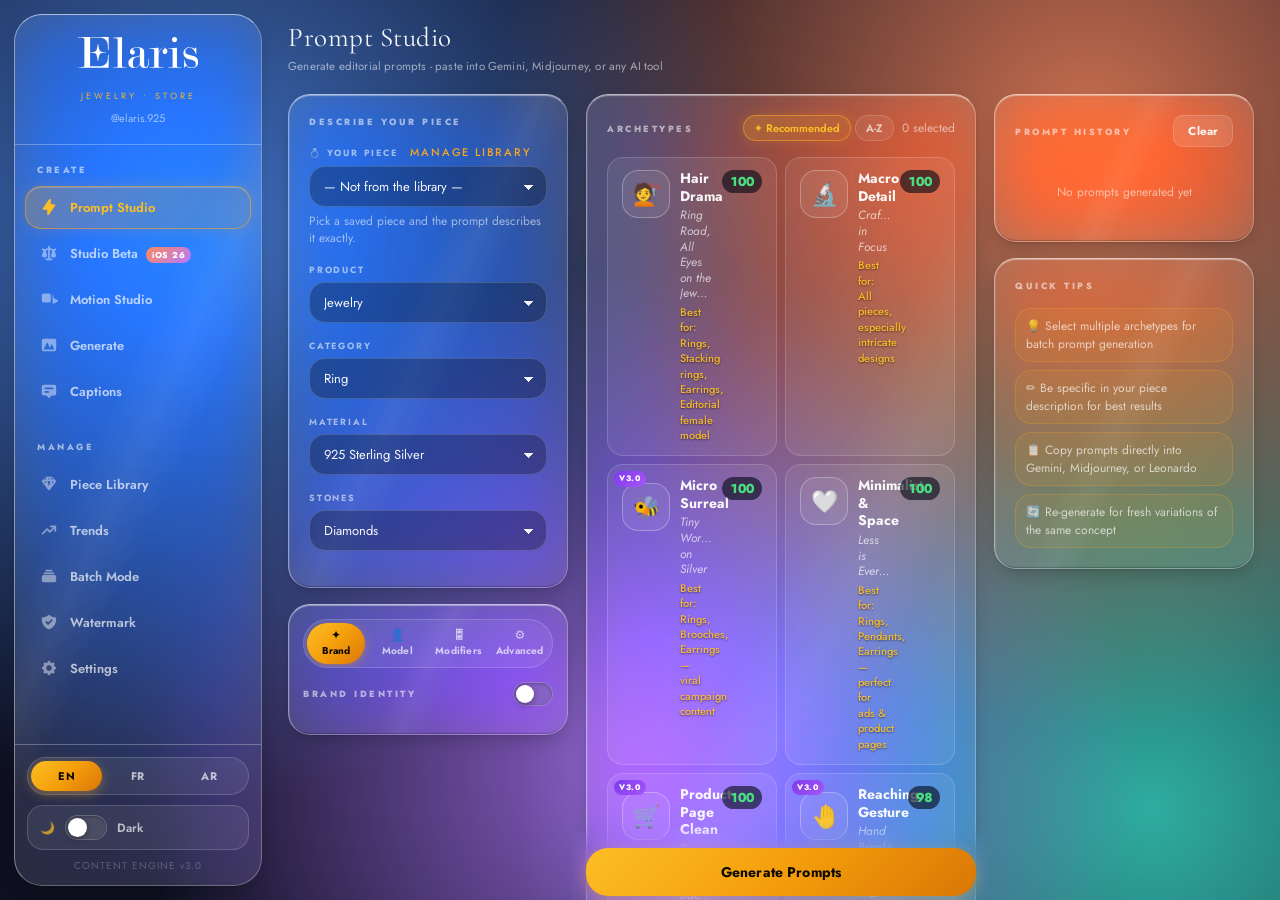
<file: index.html>
<!DOCTYPE html>
<html lang="en">
<head>
    <meta charset="UTF-8">
    <meta name="viewport" content="width=device-width, initial-scale=1.0">
    <title>Elaris Content Engine — @elaris.925</title>
    <meta name="description" content="Instagram content studio for Elaris Jewelry Store — transform raw photos into branded posts">
    <meta name="theme-color" content="#0e1020">
    <meta name="apple-mobile-web-app-capable" content="yes">
    <meta name="apple-mobile-web-app-status-bar-style" content="black-translucent">
    <meta name="apple-mobile-web-app-title" content="Elaris">
    <link rel="manifest" href="manifest.json">
    <link rel="icon" type="image/png" sizes="192x192" href="icons/icon-192.png">
    <link rel="apple-touch-icon" sizes="180x180" href="icons/icon-180.png">
    <link rel="preconnect" href="https://fonts.googleapis.com">
    <link rel="preconnect" href="https://fonts.gstatic.com" crossorigin>
    <link href="https://fonts.googleapis.com/css2?family=Cormorant+Garamond:ital,wght@0,300;0,400;0,500;1,300;1,400&family=Jost:wght@200;300;400;500&family=DM+Mono:wght@300;400&display=swap" rel="stylesheet">
    <link rel="stylesheet" href="css/styles.css?v=23">
    <link rel="stylesheet" href="css/beta.css?v=12">
    <link rel="stylesheet" href="css/ios26.css?v=15">
    <link rel="stylesheet" href="css/rtl.css?v=1">
</head>
<body>
    <!-- ═══ Background Ambience ═══ -->
    <div class="bg-ambience" aria-hidden="true">
        <div class="glow glow-1"></div>
        <div class="glow glow-2"></div>
    </div>

    <!-- Mobile hamburger -->
    <button id="mobile-menu-btn" class="mobile-menu-btn" aria-label="Open menu">
        <span></span><span></span><span></span>
    </button>
    <div id="sidebar-overlay" class="sidebar-overlay"></div>

    <!-- ═══ Sidebar Navigation ═══ -->
    <nav id="sidebar" class="sidebar">
        <div class="sidebar-brand">
            <div class="brand-name">

<img src="Elaris Jewelry Logo/Elaris Lite White.svg" class="brand-logo-img dark-mode-logo" alt="Elaris Logo">
<img src="Elaris Jewelry Logo/Elaris Lite Black.svg" class="brand-logo-img light-mode-logo" alt="Elaris Logo">

</div>
            <div class="brand-tagline">Jewelry • Store</div>
            <div class="brand-handle">@elaris.925</div>
        </div>

        <div class="i26-nav-scroll">
        <div class="nav-section">
            <span class="nav-section-label" data-i18n="nav_create">Create</span>
            <a href="#promptstudio" class="nav-item active" data-page="promptstudio">
                <svg class="nav-icon" viewBox="0 0 20 20" fill="currentColor"><path fill-rule="evenodd" d="M11.3 1.046A1 1 0 0112 2v5h4a1 1 0 01.82 1.573l-7 10A1 1 0 018 18v-5H4a1 1 0 01-.82-1.573l7-10a1 1 0 011.12-.38z" clip-rule="evenodd"/></svg>
                <span data-i18n="nav_promptstudio">Prompt Studio</span>
            </a>
            <a href="#promptstudiobeta" class="nav-item" data-page="promptstudiobeta" style="position:relative">
                <svg class="nav-icon" viewBox="0 0 20 20" fill="currentColor"><path fill-rule="evenodd" d="M10 2a1 1 0 011 1v1.323l3.954 1.582 1.599-.8a1 1 0 01.894 1.79l-1.233.616 1.738 5.42a1 1 0 01-.285 1.05A3.989 3.989 0 0115 15a3.989 3.989 0 01-2.667-1.019 1 1 0 01-.285-1.05l1.715-5.349L11 6.477V16h2a1 1 0 110 2H7a1 1 0 110-2h2V6.477L6.237 7.582l1.715 5.349a1 1 0 01-.285 1.05A3.989 3.989 0 015 15a3.989 3.989 0 01-2.667-1.019 1 1 0 01-.285-1.05l1.738-5.42-1.233-.617a1 1 0 01.894-1.788l1.599.799L9 4.323V3a1 1 0 011-1z" clip-rule="evenodd"/></svg>
                <span><span data-i18n="nav_promptstudiobeta">Studio Beta</span> <span style="font-size:8.5px;padding:2px 6px;border-radius:999px;background:linear-gradient(135deg,#ff8a5c,#b478ff);color:#fff;font-weight:800;letter-spacing:0.5px;margin-left:4px">iOS 26</span></span>
            </a>
            <a href="#motionstudio" class="nav-item" data-page="motionstudio">
                <svg class="nav-icon" viewBox="0 0 20 20" fill="currentColor"><path d="M2 6a2 2 0 012-2h6a2 2 0 012 2v6a2 2 0 01-2 2H4a2 2 0 01-2-2V6zm12.553-1.106A1 1 0 0014 5.882v8.236a1 1 0 001.447.894l4-2a1 1 0 000-1.789l-4-2.118z"/></svg>
                <span data-i18n="nav_motionstudio">Motion Studio</span>
            </a>
            <a href="#generate" class="nav-item" data-page="generate">
                <svg class="nav-icon" viewBox="0 0 20 20" fill="currentColor"><path d="M4 3a2 2 0 00-2 2v10a2 2 0 002 2h12a2 2 0 002-2V5a2 2 0 00-2-2H4zm12 12H4l4-8 3 6 2-4 3 6z"/></svg>
                <span data-i18n="nav_generate">Generate</span>
            </a>
            <a href="#captions" class="nav-item" data-page="captions">
                <svg class="nav-icon" viewBox="0 0 20 20" fill="currentColor"><path fill-rule="evenodd" d="M18 13V5a2 2 0 00-2-2H4a2 2 0 00-2 2v8a2 2 0 002 2h3l3 3 3-3h3a2 2 0 002-2zM5 7a1 1 0 011-1h8a1 1 0 110 2H6a1 1 0 01-1-1zm1 3a1 1 0 100 2h3a1 1 0 100-2H6z" clip-rule="evenodd"/></svg>
                <span data-i18n="nav_captions">Captions</span>
            </a>
        </div>

        <div class="nav-section">
            <span class="nav-section-label" data-i18n="nav_manage">Manage</span>
            <a href="#pieces" class="nav-item" data-page="pieces">
                <svg class="nav-icon" viewBox="0 0 20 20" fill="currentColor"><path fill-rule="evenodd" d="M6.3 2.2A1 1 0 017 2h6a1 1 0 01.7.3l4 4a1 1 0 01.08 1.32l-7 9a1 1 0 01-1.58 0l-7-9A1 1 0 012.3 6.3l4-4zM4.49 7l2.44 3.13L6.22 7H4.49zm3.78 0l1.73 5.4L11.73 7H8.27zm5.51 0l-.71 3.13L15.51 7h-1.73zm1.4-2l-2-2h-.9l.67 2h2.23zm-4.33 0l-.67-2H9.82l-.67 2h2.3zm-4.37 0l.67-2h-.9l-2 2h2.23z" clip-rule="evenodd"/></svg>
                <span data-i18n="nav_pieces" data-i18n-en="Piece Library">Piece Library</span>
            </a>
            <a href="#trends" class="nav-item" data-page="trends">
                <svg class="nav-icon" viewBox="0 0 20 20" fill="currentColor"><path fill-rule="evenodd" d="M12 7a1 1 0 110-2h5a1 1 0 011 1v5a1 1 0 11-2 0V8.414l-4.293 4.293a1 1 0 01-1.414 0L8 10.414l-4.293 4.293a1 1 0 01-1.414-1.414l5-5a1 1 0 011.414 0L11 10.586 14.586 7H12z" clip-rule="evenodd"/></svg>
                <span data-i18n="nav_trends">Trends</span>
            </a>
            <a href="#batch" class="nav-item" data-page="batch">
                <svg class="nav-icon" viewBox="0 0 20 20" fill="currentColor"><path d="M7 3a1 1 0 000 2h6a1 1 0 100-2H7zM4 7a1 1 0 011-1h10a1 1 0 110 2H5a1 1 0 01-1-1zm-2 4a2 2 0 012-2h12a2 2 0 012 2v4a2 2 0 01-2 2H4a2 2 0 01-2-2v-4z"/></svg>
                <span data-i18n="nav_batch">Batch Mode</span>
            </a>
            <a href="#watermark" class="nav-item" data-page="watermark">
                <svg class="nav-icon" viewBox="0 0 20 20" fill="currentColor"><path fill-rule="evenodd" d="M2.166 4.999A11.954 11.954 0 0010 1.944 11.954 11.954 0 0017.834 5c.11.65.166 1.32.166 2.001 0 5.225-3.34 9.67-8 11.317C5.34 16.67 2 12.225 2 7c0-.682.057-1.35.166-2.001zm11.541 3.708a1 1 0 00-1.414-1.414L9 10.586 7.707 9.293a1 1 0 00-1.414 1.414l2 2a1 1 0 001.414 0l4-4z" clip-rule="evenodd"/></svg>
                <span data-i18n="nav_watermark">Watermark</span>
            </a>
            <a href="#settings" class="nav-item" data-page="settings">
                <svg class="nav-icon" viewBox="0 0 20 20" fill="currentColor"><path fill-rule="evenodd" d="M11.49 3.17c-.38-1.56-2.6-1.56-2.98 0a1.53 1.53 0 01-2.286.948c-1.372-.836-2.942.734-2.106 2.106.54.886.061 2.042-.947 2.287-1.561.379-1.561 2.6 0 2.978a1.53 1.53 0 01.947 2.287c-.836 1.372.734 2.942 2.106 2.106a1.53 1.53 0 012.287.947c.379 1.561 2.6 1.561 2.978 0a1.533 1.533 0 012.287-.947c1.372.836 2.942-.734 2.106-2.106a1.533 1.533 0 01.947-2.287c1.561-.379 1.561-2.6 0-2.978a1.532 1.532 0 01-.947-2.287c.836-1.372-.734-2.942-2.106-2.106a1.532 1.532 0 01-2.287-.947zM10 13a3 3 0 100-6 3 3 0 000 6z" clip-rule="evenodd"/></svg>
                <span data-i18n="nav_settings">Settings</span>
            </a>
        </div>
        </div>

        <div class="nav-bottom">
            <div class="lang-switcher">
                <button class="lang-btn active" onclick="setLang('en', this)">EN</button>
                <button class="lang-btn" onclick="setLang('fr', this)">FR</button>
                <button class="lang-btn" onclick="setLang('ar', this)">AR</button>
            </div>
            <button class="theme-toggle" id="theme-toggle" aria-label="Toggle light/dark mode">
                <span id="theme-icon">🌙</span>
                <div class="theme-toggle-track"></div>
                <span id="theme-label" data-i18n="theme_dark">Dark</span>
            </button>
            <div style="text-align:center;opacity:0.25;font-size:10px;letter-spacing:1px;font-family:var(--font-label);margin-top:8px">
                CONTENT ENGINE v3.0
            </div>
        </div>
    </nav>

    <!-- ═══ Main Content ═══ -->
    <main id="main-content" class="main-content">
        <div id="page-container" class="page-container">
            <div class="page-loading">
                <div class="spinner"></div>
                <p data-i18n="app_loading">Loading…</p>
            </div>
        </div>
        <div id="generate" class="page" style="display:none;"></div>
    </main>

    <!-- ═══ Toast Container ═══ -->
    <div id="toast-container" class="toast-container"></div>

    <!-- ═══ Hidden file input ═══ -->
    <input type="file" id="file-input" accept="image/*" multiple style="display:none">

    <!-- ═══ Scripts ═══ -->
    <script src="js/i18n.js?v=17"></script>
    <script src="js/captions.js?v=6"></script>
    <script src="js/export.js?v=3"></script>
    <script src="js/pieces.js?v=3"></script>
    <script src="js/prompt-studio.js?v=69"></script>
    <script src="js/prompt-studio-beta.js?v=19"></script>
    <script src="js/motion-studio.js?v=3"></script>
    <script src="js/generate.js?v=7"></script>
    <script src="js/watermark.js?v=4"></script>
    <script src="js/canvas-engine.js?v=2"></script>
    <script src="js/templates.js?v=1"></script>
    <script src="js/batch.js?v=2"></script>
    <script src="js/app.js?v=12"></script>

    <!-- PWA: Service Worker Registration + Install Prompt -->
    <script src="js/settings.js?v=1"></script>
    <script src="js/ios26.js?v=2"></script>
    <script src="js/pwa.js?v=1"></script>

    <style>
        @keyframes slideUp {
            from { opacity: 0; transform: translateX(-50%) translateY(30px); }
            to   { opacity: 1; transform: translateX(-50%) translateY(0); }
        }
    </style>
</body>
</html>
</file>
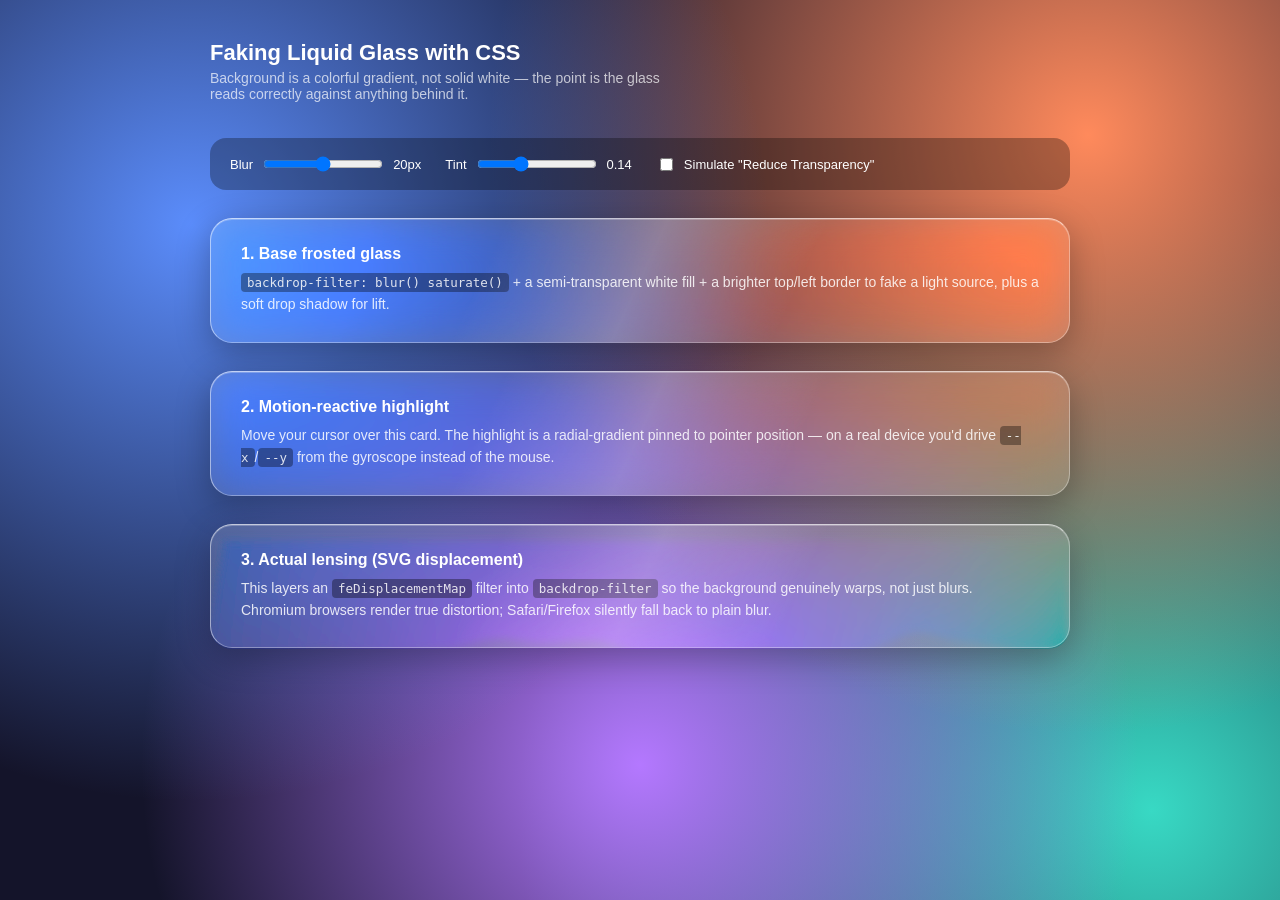
<file: IOS 26/liquid-glass-demo.html>
<!DOCTYPE html>
<html lang="en">
<head>
<meta charset="UTF-8">
<title>Liquid Glass — CSS technique demo</title>
<style>
  * { box-sizing: border-box; }
  body {
    margin: 0;
    min-height: 100vh;
    font-family: -apple-system, BlinkMacSystemFont, "Segoe UI", sans-serif;
    background:
      radial-gradient(circle at 15% 25%, #5b8dfc 0%, transparent 45%),
      radial-gradient(circle at 85% 15%, #ff8a5c 0%, transparent 45%),
      radial-gradient(circle at 50% 85%, #b478ff 0%, transparent 50%),
      radial-gradient(circle at 90% 90%, #38d9c4 0%, transparent 45%),
      #14142a;
    background-attachment: fixed;
    color: #fff;
    padding: 40px 20px 80px;
  }
  .wrap { max-width: 860px; margin: 0 auto; display: flex; flex-direction: column; gap: 28px; }
  h1 { font-size: 22px; font-weight: 600; margin: 0 0 4px; }
  .lede { color: rgba(255,255,255,0.7); font-size: 14px; margin: 0 0 8px; max-width: 60ch; }

  .controls {
    display: flex; gap: 24px; flex-wrap: wrap; align-items: center;
    background: rgba(0,0,0,0.3); padding: 16px 20px; border-radius: 16px;
    font-size: 13px;
  }
  .controls label { display: flex; align-items: center; gap: 8px; }
  .controls input[type="range"] { width: 120px; }

  .glass {
    position: relative;
    padding: 26px 30px;
    border-radius: 22px;
    background: rgba(255,255,255, var(--tint, 0.14));
    backdrop-filter: blur(var(--blur, 20px)) saturate(180%);
    -webkit-backdrop-filter: blur(var(--blur, 20px)) saturate(180%);
    border: 1px solid rgba(255,255,255,0.35);
    border-top-color: rgba(255,255,255,0.65);
    border-left-color: rgba(255,255,255,0.5);
    box-shadow: 0 10px 34px rgba(0,0,0,0.28), inset 0 1px 0 rgba(255,255,255,0.25);
    overflow: hidden;
    transition: background 0.2s, backdrop-filter 0.2s;
  }
  /* diagonal sheen: a fixed streak of light across the glass */
  .glass::before {
    content: "";
    position: absolute; top: -60%; left: -60%;
    width: 220%; height: 220%;
    background: linear-gradient(115deg, transparent 42%, rgba(255,255,255,0.22) 50%, transparent 58%);
    pointer-events: none;
  }
  .glass h3 { margin: 0 0 8px; font-size: 16px; font-weight: 600; }
  .glass p { margin: 0; font-size: 14px; line-height: 1.6; color: rgba(255,255,255,0.85); }

  /* pointer-tracked specular highlight, mimics device-motion light response */
  .spot {
    position: absolute; inset: 0; pointer-events: none; opacity: 0;
    background: radial-gradient(circle 200px at var(--x,50%) var(--y,20%), rgba(255,255,255,0.35), transparent 60%);
    transition: opacity 0.3s;
  }
  .spotlight:hover .spot { opacity: 1; }

  /* accessibility fallback: reduced transparency = flat opaque surface */
  .glass.flat {
    backdrop-filter: none !important;
    -webkit-backdrop-filter: none !important;
    background: rgba(24,24,36,0.92) !important;
  }
  .glass.flat::before, .glass.flat .spot { display: none; }

  /* true lensing/refraction via SVG displacement — Chromium only, others fall back to blur */
  .refract {
    backdrop-filter: url(#glass-distortion) blur(4px) saturate(160%);
    -webkit-backdrop-filter: blur(14px) saturate(160%);
  }

  code { background: rgba(0,0,0,0.35); padding: 2px 6px; border-radius: 4px; font-size: 12.5px; }
</style>
</head>
<body>

<svg style="position:absolute; width:0; height:0;">
  <filter id="glass-distortion" x="-20%" y="-20%" width="140%" height="140%">
    <feTurbulence type="fractalNoise" baseFrequency="0.008 0.008" numOctaves="2" seed="7" result="noise"/>
    <feGaussianBlur in="noise" stdDeviation="2" result="blurred"/>
    <feDisplacementMap in="SourceGraphic" in2="blurred" scale="45" xChannelSelector="R" yChannelSelector="G"/>
  </filter>
</svg>

<div class="wrap">
  <div>
    <h1>Faking Liquid Glass with CSS</h1>
    <p class="lede">Background is a colorful gradient, not solid white — the point is the glass reads correctly against anything behind it.</p>
  </div>

  <div class="controls">
    <label>Blur <input type="range" id="blurSlider" min="0" max="40" value="20"><span id="blurVal">20px</span></label>
    <label>Tint <input type="range" id="tintSlider" min="0" max="40" value="14"><span id="tintVal">0.14</span></label>
    <label><input type="checkbox" id="reduceToggle"> Simulate "Reduce Transparency"</label>
  </div>

  <div class="glass">
    <h3>1. Base frosted glass</h3>
    <p><code>backdrop-filter: blur() saturate()</code> + a semi-transparent white fill + a brighter top/left border to fake a light source, plus a soft drop shadow for lift.</p>
  </div>

  <div class="glass spotlight">
    <div class="spot"></div>
    <h3>2. Motion-reactive highlight</h3>
    <p>Move your cursor over this card. The highlight is a radial-gradient pinned to pointer position — on a real device you'd drive <code>--x</code>/<code>--y</code> from the gyroscope instead of the mouse.</p>
  </div>

  <div class="glass refract">
    <h3>3. Actual lensing (SVG displacement)</h3>
    <p>This layers an <code>feDisplacementMap</code> filter into <code>backdrop-filter</code> so the background genuinely warps, not just blurs. Chromium browsers render true distortion; Safari/Firefox silently fall back to plain blur.</p>
  </div>
</div>

<script>
  const root = document.documentElement.style;
  const blurSlider = document.getElementById('blurSlider');
  const tintSlider = document.getElementById('tintSlider');
  const blurVal = document.getElementById('blurVal');
  const tintVal = document.getElementById('tintVal');
  const reduceToggle = document.getElementById('reduceToggle');
  const glasses = document.querySelectorAll('.glass');

  blurSlider.addEventListener('input', () => {
    root.setProperty('--blur', blurSlider.value + 'px');
    blurVal.textContent = blurSlider.value + 'px';
  });
  tintSlider.addEventListener('input', () => {
    const t = (tintSlider.value / 100).toFixed(2);
    root.setProperty('--tint', t);
    tintVal.textContent = t;
  });
  reduceToggle.addEventListener('change', () => {
    glasses.forEach(g => g.classList.toggle('flat', reduceToggle.checked));
  });

  const spotCard = document.querySelector('.spotlight');
  spotCard.addEventListener('pointermove', (e) => {
    const rect = spotCard.getBoundingClientRect();
    const x = ((e.clientX - rect.left) / rect.width) * 100;
    const y = ((e.clientY - rect.top) / rect.height) * 100;
    spotCard.style.setProperty('--x', x + '%');
    spotCard.style.setProperty('--y', y + '%');
  });
</script>

</body>
</html>
</file>
<file: css/styles.css>
/* ═══════════════════════════════════════════════════════════════
   Elaris Content Engine — Design System
   @elaris.925 • Heritage meets Modern Luxury
   ═══════════════════════════════════════════════════════════════ */

/* ── Brand Palette ─────────────────────────────────────────── */
:root {
    --elaris-light: #EEEEEE;
    --warm-sand: #EEE6D3;
    --elaris-black: #171717;
    --atlas-cedar: #36442D;
    --olive-mist: #59704A;
    --night-slate: #35394D;
    --sterling: #C0C0C0;
    --moroccan-bronze: #A67C52;

    --bg-primary: #0e0e0e;
    --bg-secondary: #1a1a1a;
    --bg-tertiary: #242424;
    --bg-card: rgba(26, 26, 26, 0.85);
    --bg-hover: rgba(255, 255, 255, 0.04);
    --bg-input: rgba(0, 0, 0, 0.4);

    --text-primary: #f0ece6;
    --text-secondary: #a8a29e;
    --text-muted: #6b6560;
    --text-accent: var(--moroccan-bronze);

    --accent: var(--moroccan-bronze);
    --accent-hover: #c4935f;
    --accent-subtle: rgba(166, 124, 82, 0.12);
    --accent-glow: rgba(166, 124, 82, 0.25);

    --success: #4ade80;
    --success-subtle: rgba(74, 222, 128, 0.1);
    --warning: #fbbf24;
    --danger: #f87171;

    --border: rgba(255, 255, 255, 0.06);
    --border-hover: rgba(255, 255, 255, 0.12);

    --radius-sm: 6px;
    --radius-md: 10px;
    --radius-lg: 14px;
    --radius-xl: 20px;

    --shadow-sm: 0 1px 3px rgba(0,0,0,0.5);
    --shadow-md: 0 8px 32px rgba(0,0,0,0.4);
    --shadow-lg: 0 20px 50px rgba(0,0,0,0.5);

    --font-display: 'Cormorant Garamond', Georgia, serif;
    --font-ui: 'Jost', system-ui, sans-serif;
    --font-mono: 'DM Mono', 'Courier New', monospace;
    --font-label: 'Jost', system-ui, sans-serif;
    --font-body: 'Jost', system-ui, sans-serif;

    --sidebar-w: 240px;
    --transition: 0.2s cubic-bezier(0.4, 0, 0.2, 1);
}

/* ── Light Mode ───────────────────────────────────────────── */
[data-theme="light"] {
    --bg-primary: #f5f2ee;
    --bg-secondary: #ffffff;
    --bg-tertiary: #ebe7e1;
    --bg-card: rgba(255, 255, 255, 0.92);
    --bg-hover: rgba(0, 0, 0, 0.03);
    --bg-input: rgba(0, 0, 0, 0.04);

    --text-primary: #1a1714;
    --text-secondary: #5a534d;
    --text-muted: #8a847e;
    --text-accent: #8a6535;

    --accent: #8a6535;
    --accent-hover: #a07840;
    --accent-subtle: rgba(138, 101, 53, 0.1);
    --accent-glow: rgba(138, 101, 53, 0.2);

    --border: rgba(0, 0, 0, 0.1);
    --border-hover: rgba(0, 0, 0, 0.18);

    --shadow-sm: 0 1px 3px rgba(0,0,0,0.06);
    --shadow-md: 0 8px 32px rgba(0,0,0,0.06);
    --shadow-lg: 0 20px 50px rgba(0,0,0,0.08);
}
[data-theme="light"] .sidebar {
    background: rgba(255, 255, 255, 0.94);
    border-right-color: rgba(0,0,0,0.08);
}
[data-theme="light"] .bg-ambience .glow { opacity: 0.1; }
[data-theme="light"] .btn-primary { color: #fff; }
[data-theme="light"] .nav-item.active {
    background: linear-gradient(135deg, rgba(138,101,53,0.12), rgba(138,101,53,0.06));
    border-color: rgba(138,101,53,0.15);
}
[data-theme="light"] .preview-canvas-container,
[data-theme="light"] .enhance-compare {
    background: repeating-conic-gradient(#eee 0% 25%, #fff 0% 50%) 0 0 / 16px 16px;
}
[data-theme="light"] .toast-success { background: rgba(220,252,231,0.95); border-color: rgba(22,163,74,0.25); color: #15803d; }
[data-theme="light"] .toast-error { background: rgba(254,226,226,0.95); border-color: rgba(239,68,68,0.25); color: #dc2626; }
[data-theme="light"] .toast-info { background: rgba(255,247,237,0.95); border-color: rgba(138,101,53,0.25); color: #8a6535; }
[data-theme="light"] .ps-arch-card { background: rgba(0,0,0,0.015); }
[data-theme="light"] .ps-arch-card:hover { background: rgba(0,0,0,0.04); }
[data-theme="light"] .ps-arch-card.active { background: rgba(138,101,53,0.08); }
[data-theme="light"] .ps-prompt-block { background: #fff; }
[data-theme="light"] .ps-prompt-header { background: rgba(138,101,53,0.04); }
[data-theme="light"] code { background: rgba(0,0,0,0.05); }
[data-theme="light"] ::-webkit-scrollbar-thumb { background: rgba(0,0,0,0.1); }
[data-theme="light"] ::-webkit-scrollbar-thumb:hover { background: rgba(0,0,0,0.2); }
[data-theme="light"] .form-select { background: #fff; border-color: rgba(0,0,0,0.12); }

/* ── Reset ─────────────────────────────────────────────────── */
*, *::before, *::after { box-sizing: border-box; margin: 0; padding: 0; }

html, body {
    height: 100%;
    font-family: var(--font-body);
    font-size: 14px;
    color: var(--text-primary);
    background: var(--bg-primary);
    -webkit-font-smoothing: antialiased;
    overflow: hidden;
}

a { color: inherit; text-decoration: none; }
button { cursor: pointer; font-family: inherit; border: none; background: none; }
input, select, textarea { font-family: inherit; font-size: inherit; }

/* ── Background Ambience ───────────────────────────────────── */
.bg-ambience {
    position: fixed; inset: 0;
    pointer-events: none; z-index: 0;
    overflow: hidden;
}
.bg-ambience .glow {
    position: absolute;
    border-radius: 50%;
    filter: blur(120px);
    opacity: 0.4;
    animation: glowFloat 25s ease-in-out infinite;
}
.bg-ambience .glow-1 {
    width: 500px; height: 500px;
    background: radial-gradient(circle, rgba(166,124,82,0.3) 0%, transparent 70%);
    top: -15%; right: 10%;
}
.bg-ambience .glow-2 {
    width: 400px; height: 400px;
    background: radial-gradient(circle, rgba(54,68,45,0.25) 0%, transparent 70%);
    bottom: -10%; left: -5%;
    animation-delay: -10s;
}
@keyframes glowFloat {
    0%, 100% { transform: translate(0, 0) scale(1); }
    50% { transform: translate(20px, -15px) scale(1.08); }
}

/* ── Layout ────────────────────────────────────────────────── */
body { display: flex; }

.sidebar {
    width: var(--sidebar-w);
    height: 100vh;
    background: rgba(14, 14, 14, 0.9);
    backdrop-filter: blur(30px);
    border-right: 1px solid var(--border);
    display: flex;
    flex-direction: column;
    flex-shrink: 0;
    z-index: 10;
}

.main-content {
    flex: 1;
    height: 100vh;
    overflow-y: auto;
    position: relative;
    z-index: 1;
}

.page-container {
    max-width: 1600px;
    margin: 0 auto;
    padding: 28px 32px;
    animation: fadeIn 0.3s ease;
}

@keyframes fadeIn {
    from { opacity: 0; transform: translateY(10px); }
    to { opacity: 1; transform: translateY(0); }
}

/* ── Sidebar Brand ─────────────────────────────────────────── */
.sidebar-brand {
    padding: 24px 20px;
    border-bottom: 1px solid var(--border);
    text-align: center;
}

.brand-name {
    margin-bottom: 6px;
    display: flex;
    justify-content: center;
}

.brand-logo-svg {
    width: 120px;
    height: auto;
    color: var(--text-primary);
}

.brand-tagline {
    font-family: var(--font-label);
    font-size: 9px;
    letter-spacing: 3px;
    text-transform: uppercase;
    color: var(--moroccan-bronze);
    margin-top: 4px;
}

.brand-handle {
    font-family: var(--font-body);
    font-size: 11px;
    color: var(--text-muted);
    margin-top: 8px;
}

/* ── Sidebar Nav ───────────────────────────────────────────── */
.nav-section {
    padding: 16px 12px 8px;
}
.nav-section-label {
    display: block;
    padding: 4px 12px 10px;
    font-family: var(--font-label);
    font-size: 9px;
    font-weight: 600;
    letter-spacing: 2px;
    color: var(--text-muted);
    text-transform: uppercase;
}

.nav-item {
    display: flex;
    align-items: center;
    gap: 12px;
    padding: 11px 16px;
    border-radius: var(--radius-md);
    color: var(--text-secondary);
    font-size: 13px;
    font-weight: 500;
    margin-bottom: 2px;
    transition: all var(--transition);
}
.nav-item:hover {
    background: var(--bg-hover);
    color: var(--text-primary);
}
.nav-item.active {
    background: linear-gradient(135deg, rgba(166,124,82,0.2), rgba(166,124,82,0.08));
    color: var(--moroccan-bronze);
    border: 1px solid rgba(166,124,82,0.15);
}
.nav-icon {
    width: 18px; height: 18px;
    flex-shrink: 0;
    opacity: 0.6;
}
.nav-item:hover .nav-icon,
.nav-item.active .nav-icon { opacity: 1; }

.nav-bottom {
    margin-top: auto;
    padding: 12px;
    border-top: 1px solid var(--border);
}

/* ── Language Switcher ── */
.lang-switcher {
    display: flex;
    background: var(--bg-tertiary);
    border: 1px solid var(--border);
    border-radius: var(--radius-sm);
    padding: 3px;
    margin-bottom: 12px;
    gap: 2px;
}
.lang-btn {
    flex: 1;
    background: transparent;
    border: none;
    color: var(--text-secondary);
    font-size: 11px;
    font-weight: 700;
    padding: 6px 0;
    border-radius: 4px;
    cursor: pointer;
    transition: all var(--transition);
}
.lang-btn.active {
    background: var(--moroccan-bronze);
    color: #000;
    box-shadow: 0 2px 4px rgba(0,0,0,0.2);
}
.lang-btn:hover:not(.active) {
    color: var(--text-primary);
    background: rgba(255,255,255,0.05);
}

/* ── Page Header ───────────────────────────────────────────── */
.page-header {
    margin-bottom: 24px;
}
.page-title {
    font-family: var(--font-display);
    font-size: 22px;
    font-weight: 700;
    margin-bottom: 4px;
}
.page-subtitle {
    font-size: 13px;
    color: var(--text-secondary);
}

/* ── Mobile Menu Button (hamburger) ────────────────────────── */
.mobile-menu-btn {
    display: none; /* hidden on desktop, shown via media query on mobile */
    position: fixed;
    top: 12px;
    left: 12px;
    z-index: 200;
    width: 44px;
    height: 44px;
    border-radius: var(--radius-md);
    background: var(--bg-secondary);
    border: 1px solid var(--border);
    flex-direction: column;
    align-items: center;
    justify-content: center;
    gap: 5px;
    cursor: pointer;
    transition: all var(--transition);
    padding: 0;
    box-shadow: var(--shadow-sm);
}
.mobile-menu-btn:hover {
    background: var(--bg-tertiary);
    border-color: var(--moroccan-bronze);
}
.mobile-menu-btn span {
    display: block;
    width: 20px;
    height: 2px;
    background: var(--text-primary);
    border-radius: 2px;
    transition: all 0.3s ease;
}
/* Animate to X when open — JS toggles .active on button */
.mobile-menu-btn.active span:nth-child(1) {
    transform: translateY(7px) rotate(45deg);
}
.mobile-menu-btn.active span:nth-child(2) {
    opacity: 0;
}
.mobile-menu-btn.active span:nth-child(3) {
    transform: translateY(-7px) rotate(-45deg);
}

/* Sidebar overlay for mobile */
.sidebar-overlay {
    display: none;
    position: fixed;
    inset: 0;
    background: rgba(0,0,0,0.6);
    z-index: 90;
    backdrop-filter: blur(2px);
}
.sidebar-overlay.active { display: block; }

/* ── Cards ─────────────────────────────────────────────────── */
.card {
    background: var(--bg-card);
    backdrop-filter: blur(20px);
    border: 1px solid var(--border);
    border-radius: var(--radius-lg);
    padding: 20px;
    transition: all var(--transition);
}
.card:hover {
    border-color: var(--border-hover);
}
.card-header {
    display: flex;
    align-items: center;
    justify-content: space-between;
    margin-bottom: 16px;
}
.card-title {
    font-size: 13px;
    font-weight: 600;
    text-transform: uppercase;
    letter-spacing: 0.5px;
    color: var(--text-secondary);
}

/* ── Buttons ───────────────────────────────────────────────── */
.btn {
    display: inline-flex;
    align-items: center;
    justify-content: center;
    gap: 8px;
    padding: 10px 20px;
    border-radius: var(--radius-md);
    font-size: 13px;
    font-weight: 600;
    border: 1px solid transparent;
    transition: all var(--transition);
    white-space: nowrap;
}
.btn-primary {
    background: linear-gradient(135deg, var(--moroccan-bronze), #c4935f);
    color: #0e0e0e;
}
.btn-primary:hover {
    box-shadow: 0 4px 20px var(--accent-glow);
    transform: translateY(-1px);
}
.btn-secondary {
    background: rgba(255,255,255,0.04);
    color: var(--text-secondary);
    border-color: var(--border);
}
.btn-secondary:hover {
    background: rgba(255,255,255,0.08);
    color: var(--text-primary);
}
.btn-accent {
    background: linear-gradient(135deg, var(--moroccan-bronze), #c4935f);
    color: #fff;
    border-color: transparent;
    font-weight: 600;
}
.btn-accent:hover {
    background: linear-gradient(135deg, #c4935f, var(--moroccan-bronze));
    box-shadow: 0 0 12px rgba(166,124,82,0.4);
    transform: translateY(-1px);
}
.btn-sm { padding: 7px 14px; font-size: 12px; }
.btn-lg { padding: 13px 28px; font-size: 15px; }
.btn:disabled { opacity: 0.3; cursor: not-allowed; transform: none !important; }

.btn-icon {
    width: 36px; height: 36px;
    padding: 0;
    border-radius: var(--radius-md);
    background: rgba(255,255,255,0.04);
    border: 1px solid var(--border);
    color: var(--text-secondary);
    display: flex; align-items: center; justify-content: center;
}
.btn-icon:hover {
    background: rgba(255,255,255,0.08);
    color: var(--text-primary);
}

/* ── Form Controls ─────────────────────────────────────────── */
.form-group { margin-bottom: 16px; }
.form-label {
    display: block;
    font-family: var(--font-label);
    font-size: 10px;
    font-weight: 600;
    letter-spacing: 1px;
    text-transform: uppercase;
    color: var(--text-muted);
    margin-bottom: 6px;
}
.form-input, .form-select, .form-textarea {
    width: 100%;
    padding: 9px 12px;
    background: var(--bg-input);
    border: 1px solid var(--border);
    border-radius: var(--radius-sm);
    color: var(--text-primary);
    font-size: 13px;
    transition: border-color var(--transition);
}
.form-input:focus, .form-select:focus, .form-textarea:focus {
    outline: none;
    border-color: var(--moroccan-bronze);
    box-shadow: 0 0 0 3px var(--accent-subtle);
}
.form-textarea { resize: vertical; min-height: 80px; }

/* ── Range Slider ──────────────────────────────────────────── */
.range-slider {
    -webkit-appearance: none;
    width: 100%;
    height: 4px;
    background: var(--bg-tertiary);
    border-radius: 99px;
    outline: none;
}
.range-slider::-webkit-slider-thumb {
    -webkit-appearance: none;
    width: 16px; height: 16px;
    background: var(--moroccan-bronze);
    border-radius: 50%;
    cursor: pointer;
    box-shadow: 0 2px 6px rgba(0,0,0,0.4);
}

/* ── Composer Layout ───────────────────────────────────────── */
.composer-layout {
    display: grid;
    grid-template-columns: 260px 1fr 300px;
    gap: 20px;
    min-height: calc(100vh - 120px);
}

.composer-sidebar {
    display: flex;
    flex-direction: column;
    gap: 16px;
}

.composer-preview {
    display: flex;
    flex-direction: column;
    align-items: center;
    gap: 16px;
}

.composer-settings {
    display: flex;
    flex-direction: column;
    gap: 16px;
    overflow-y: auto;
    max-height: calc(100vh - 120px);
    padding-right: 4px;
}

/* ── Upload Zone ───────────────────────────────────────────── */
.upload-zone {
    border: 2px dashed rgba(166, 124, 82, 0.25);
    border-radius: var(--radius-lg);
    padding: 28px 16px;
    text-align: center;
    cursor: pointer;
    transition: all var(--transition);
    background: rgba(166, 124, 82, 0.03);
}
.upload-zone:hover,
.upload-zone.dragover {
    border-color: var(--moroccan-bronze);
    background: rgba(166, 124, 82, 0.08);
}
.upload-zone-icon {
    font-size: 32px;
    margin-bottom: 8px;
    opacity: 0.5;
}
.upload-zone-text {
    font-size: 12px;
    color: var(--text-muted);
    line-height: 1.6;
}
.upload-zone-text strong {
    color: var(--moroccan-bronze);
}

/* ── Photo Library ─────────────────────────────────────────── */
.photo-library {
    display: grid;
    grid-template-columns: repeat(3, 1fr);
    gap: 6px;
}
.photo-thumb {
    aspect-ratio: 1;
    border-radius: var(--radius-sm);
    overflow: hidden;
    cursor: pointer;
    border: 2px solid transparent;
    transition: all var(--transition);
    position: relative;
}
.photo-thumb img {
    width: 100%; height: 100%;
    object-fit: cover;
}
.photo-thumb:hover {
    border-color: var(--moroccan-bronze);
    transform: scale(1.05);
}
.photo-thumb.active {
    border-color: var(--moroccan-bronze);
    box-shadow: 0 0 0 2px var(--accent-subtle);
}
.photo-thumb .remove-btn {
    position: absolute; top: 2px; right: 2px;
    width: 18px; height: 18px;
    border-radius: 50%;
    background: rgba(0,0,0,0.7);
    color: white;
    font-size: 10px;
    display: none;
    align-items: center; justify-content: center;
}
.photo-thumb:hover .remove-btn { display: flex; }

/* ── Canvas Preview ────────────────────────────────────────── */
.preview-wrapper {
    position: relative;
    width: 100%;
    max-width: 520px;
}
.preview-canvas-container {
    position: relative;
    width: 100%;
    background: repeating-conic-gradient(#1a1a1a 0% 25%, #222 0% 50%) 0 0 / 16px 16px;
    border-radius: var(--radius-lg);
    overflow: hidden;
    border: 1px solid var(--border);
    box-shadow: var(--shadow-lg);
}
.preview-canvas-container canvas {
    display: block;
    width: 100%;
    height: auto;
}

.format-tabs {
    display: flex;
    gap: 4px;
    background: var(--bg-secondary);
    border-radius: var(--radius-md);
    padding: 3px;
}
.format-tab {
    padding: 7px 16px;
    border-radius: var(--radius-sm);
    font-size: 12px;
    font-weight: 600;
    color: var(--text-muted);
    transition: all var(--transition);
}
.format-tab:hover { color: var(--text-secondary); }
.format-tab.active {
    background: var(--bg-tertiary);
    color: var(--text-primary);
}

/* ── Template Grid ─────────────────────────────────────────── */
.template-grid {
    display: grid;
    grid-template-columns: repeat(2, 1fr);
    gap: 8px;
}
.template-card {
    aspect-ratio: 1;
    border-radius: var(--radius-md);
    border: 2px solid var(--border);
    overflow: hidden;
    cursor: pointer;
    transition: all var(--transition);
    position: relative;
}
.template-card:hover {
    border-color: var(--border-hover);
    transform: translateY(-2px);
}
.template-card.active {
    border-color: var(--moroccan-bronze);
    box-shadow: 0 0 12px var(--accent-glow);
}
.template-card-preview {
    width: 100%; height: 100%;
    display: flex; align-items: center; justify-content: center;
    font-size: 11px;
    font-weight: 600;
    color: rgba(255,255,255,0.7);
    text-transform: uppercase;
    letter-spacing: 1px;
}
.template-card-name {
    position: absolute;
    bottom: 0; left: 0; right: 0;
    padding: 6px 8px;
    font-size: 10px;
    font-weight: 600;
    color: white;
    background: linear-gradient(transparent, rgba(0,0,0,0.8));
    text-transform: uppercase;
    letter-spacing: 0.5px;
}

/* ── Caption Editor ────────────────────────────────────────── */
.caption-editor {
    position: relative;
}
.caption-textarea {
    width: 100%;
    min-height: 120px;
    padding: 12px;
    background: var(--bg-input);
    border: 1px solid var(--border);
    border-radius: var(--radius-md);
    color: var(--text-primary);
    font-size: 13px;
    line-height: 1.6;
    resize: vertical;
}
.caption-textarea:focus {
    outline: none;
    border-color: var(--moroccan-bronze);
}
.caption-char-count {
    position: absolute;
    bottom: 8px; right: 12px;
    font-size: 10px;
    color: var(--text-muted);
    font-family: var(--font-label);
}

.hashtag-block {
    display: flex;
    flex-wrap: wrap;
    gap: 4px;
    padding: 10px;
    background: var(--bg-input);
    border: 1px solid var(--border);
    border-radius: var(--radius-md);
    max-height: 100px;
    overflow-y: auto;
}
.hashtag-pill {
    padding: 3px 8px;
    border-radius: 99px;
    font-size: 11px;
    background: var(--accent-subtle);
    color: var(--moroccan-bronze);
    font-weight: 500;
}

/* ── Action Bar ────────────────────────────────────────────── */
.action-bar {
    display: flex;
    gap: 8px;
    padding: 12px 0;
}

/* ── Toast Notifications ───────────────────────────────────── */
.toast-container {
    position: fixed;
    bottom: 24px; right: 24px;
    z-index: 9999;
    display: flex;
    flex-direction: column-reverse;
    gap: 8px;
}
.toast {
    padding: 12px 20px;
    border-radius: var(--radius-md);
    font-size: 13px;
    font-weight: 500;
    box-shadow: var(--shadow-lg);
    border: 1px solid;
    backdrop-filter: blur(20px);
    animation: toastIn 0.3s ease, toastOut 0.3s ease 3s forwards;
}
.toast-success { background: rgba(13,40,24,0.9); border-color: rgba(74,222,128,0.2); color: var(--success); }
.toast-error { background: rgba(45,18,21,0.9); border-color: rgba(248,113,113,0.2); color: var(--danger); }
.toast-info { background: rgba(20,16,12,0.9); border-color: rgba(166,124,82,0.2); color: var(--moroccan-bronze); }

@keyframes toastIn { from { opacity: 0; transform: translateY(12px); } to { opacity: 1; transform: translateY(0); } }
@keyframes toastOut { to { opacity: 0; transform: translateY(-8px); } }

/* ── Spinner ───────────────────────────────────────────────── */
.spinner {
    width: 28px; height: 28px;
    border: 3px solid var(--border);
    border-top-color: var(--moroccan-bronze);
    border-radius: 50%;
    animation: spin 0.7s linear infinite;
}
@keyframes spin { to { transform: rotate(360deg); } }

.page-loading {
    display: flex; flex-direction: column;
    align-items: center; justify-content: center;
    height: 60vh; gap: 16px;
    color: var(--text-muted);
}

/* ── Empty State ───────────────────────────────────────────── */
.empty-state {
    text-align: center;
    padding: 40px 24px;
    color: var(--text-muted);
}
.empty-state h3 {
    font-family: var(--font-display);
    font-size: 16px;
    color: var(--text-secondary);
    margin-bottom: 6px;
}

/* ── Template Browser (Templates Page) ─────────────────────── */
.templates-browser {
    display: grid;
    grid-template-columns: repeat(auto-fill, minmax(240px, 1fr));
    gap: 16px;
}
.template-browse-card {
    background: var(--bg-card);
    border: 1px solid var(--border);
    border-radius: var(--radius-lg);
    overflow: hidden;
    cursor: pointer;
    transition: all var(--transition);
}
.template-browse-card:hover {
    border-color: var(--moroccan-bronze);
    transform: translateY(-3px);
    box-shadow: var(--shadow-md);
}
.template-browse-preview {
    aspect-ratio: 1;
    display: flex; align-items: center; justify-content: center;
}
.template-browse-info {
    padding: 12px;
    border-top: 1px solid var(--border);
}
.template-browse-name {
    font-size: 13px; font-weight: 600;
    margin-bottom: 4px;
}
.template-browse-category {
    font-size: 11px;
    color: var(--text-muted);
}

/* ── Caption Studio (Captions Page) ────────────────────────── */
.caption-studio-layout {
    display: grid;
    grid-template-columns: 1fr 1fr;
    gap: 20px;
}

.voice-selector {
    display: flex; gap: 6px;
}
.voice-btn {
    padding: 8px 14px;
    border-radius: var(--radius-md);
    font-size: 12px;
    font-weight: 600;
    background: var(--bg-secondary);
    color: var(--text-secondary);
    border: 1px solid var(--border);
    transition: all var(--transition);
}
.voice-btn:hover { color: var(--text-primary); }
.voice-btn.active {
    background: var(--accent-subtle);
    color: var(--moroccan-bronze);
    border-color: rgba(166,124,82,0.2);
}

/* ── Batch Mode ────────────────────────────────────────────── */
.batch-grid {
    display: grid;
    grid-template-columns: repeat(auto-fill, minmax(200px, 1fr));
    gap: 12px;
}
.batch-item {
    background: var(--bg-card);
    border: 1px solid var(--border);
    border-radius: var(--radius-md);
    overflow: hidden;
    position: relative;
}
.batch-item-preview {
    aspect-ratio: 1;
    overflow: hidden;
}
.batch-item-preview img {
    width: 100%; height: 100%;
    object-fit: cover;
}
.batch-item-status {
    padding: 8px 10px;
    font-size: 11px;
    border-top: 1px solid var(--border);
    display: flex; justify-content: space-between;
}


/* ── Global Smooth Scroll ───────────────────────────────────── */
html {
    scroll-behavior: smooth;
}
/* Firefox smooth scrolling */
* {
    scrollbar-width: thin;
    scrollbar-color: rgba(166,124,82,0.35) transparent;
}

/* ── Scrollbar (WebKit) ─────────────────────────────────────── */
::-webkit-scrollbar { width: 5px; height: 5px; }
::-webkit-scrollbar-track { background: transparent; }
::-webkit-scrollbar-thumb {
    background: rgba(166,124,82,0.25);
    border-radius: 99px;
    transition: background 0.25s ease;
}
::-webkit-scrollbar-thumb:hover { background: rgba(166,124,82,0.55); }

/* Smooth scroll momentum on scrollable sections */
.ps-arch-area,
.ps-layout,
.ps-right,
.ps-left,
.ps-history-list,
.card,
.page-content,
main {
    -webkit-overflow-scrolling: touch;
    scroll-behavior: smooth;
}

/* Subtle scroll-snap for the archetype grid area */
.ps-arch-area {
    scroll-snap-type: y proximity;
}


/* ── Utilities ─────────────────────────────────────────────── */
.flex { display: flex; }
.flex-col { flex-direction: column; }
.items-center { align-items: center; }
.justify-between { justify-content: space-between; }
.gap-2 { gap: 8px; }
.gap-3 { gap: 12px; }
.gap-4 { gap: 16px; }
.mt-2 { margin-top: 8px; }
.mt-3 { margin-top: 12px; }
.mt-4 { margin-top: 16px; }
.mb-4 { margin-bottom: 16px; }
.text-muted { color: var(--text-muted); }
.text-sm { font-size: 12px; }
.text-accent { color: var(--moroccan-bronze); }

/* ── Enhancement Page ──────────────────────────────────────── */
.enhance-layout {
    display: grid;
    grid-template-columns: 260px 1fr 280px;
    gap: 20px;
    min-height: calc(100vh - 120px);
}
.enhance-left, .enhance-right {
    display: flex;
    flex-direction: column;
    gap: 16px;
    overflow-y: auto;
    max-height: calc(100vh - 120px);
    padding-right: 4px;
}
.enhance-center {
    display: flex;
    flex-direction: column;
    align-items: center;
    gap: 16px;
}
.enhance-compare {
    width: 100%;
    max-width: 600px;
    border-radius: var(--radius-lg);
    overflow: hidden;
    border: 1px solid var(--border);
    box-shadow: var(--shadow-lg);
    background: repeating-conic-gradient(#1a1a1a 0% 25%, #222 0% 50%) 0 0 / 16px 16px;
    min-height: 400px;
    display: flex;
    align-items: center;
    justify-content: center;
}
.enhance-compare canvas {
    display: block;
    width: 100%;
    height: auto;
    max-height: calc(100vh - 220px);
    object-fit: contain;
}
.enhance-empty {
    text-align: center;
    color: var(--text-muted);
    padding: 40px;
}
.enhance-empty h3 {
    font-family: var(--font-display);
    font-size: 16px;
    color: var(--text-secondary);
    margin-bottom: 6px;
}
.enhance-actions {
    display: flex;
    gap: 8px;
    align-items: center;
}

/* Preset grid */
.preset-grid {
    display: grid;
    grid-template-columns: repeat(2, 1fr);
    gap: 6px;
}
.preset-card {
    padding: 10px 8px;
    border-radius: var(--radius-md);
    border: 1px solid var(--border);
    cursor: pointer;
    transition: all var(--transition);
    text-align: center;
    background: rgba(255,255,255,0.02);
}
.preset-card:hover {
    border-color: var(--border-hover);
    background: rgba(255,255,255,0.04);
    transform: translateY(-1px);
}
.preset-card.active {
    border-color: var(--moroccan-bronze);
    background: var(--accent-subtle);
    box-shadow: 0 0 10px var(--accent-glow);
}
.preset-icon {
    font-size: 20px;
    margin-bottom: 4px;
}
.preset-name {
    font-size: 11px;
    font-weight: 600;
    color: var(--text-primary);
}
.preset-desc {
    font-size: 9px;
    color: var(--text-muted);
    margin-top: 2px;
}

/* Toggle label */
.toggle-label {
    font-size: 12px;
    color: var(--text-secondary);
    display: flex;
    align-items: center;
    gap: 6px;
    cursor: pointer;
}
.toggle-label input[type="checkbox"] {
    accent-color: var(--moroccan-bronze);
    width: 14px; height: 14px;
}

/* BG sample swatch */
.bg-sample-swatch {
    width: 28px; height: 28px;
    border-radius: var(--radius-sm);
    border: 2px solid var(--border);
    background: var(--bg-tertiary);
}

/* ── Direction Cards (Enhance Page) ────────────────────────── */
.direction-grid {
    display: flex;
    flex-direction: column;
    gap: 6px;
}
.direction-card {
    display: flex;
    align-items: center;
    gap: 10px;
    padding: 8px 10px;
    border-radius: var(--radius-md);
    border: 1px solid var(--border);
    cursor: pointer;
    transition: all var(--transition);
}
.direction-card:hover {
    border-color: var(--border-hover);
    background: rgba(255,255,255,0.03);
}
.direction-preview {
    width: 36px; height: 36px;
    border-radius: var(--radius-sm);
    display: flex; align-items: center; justify-content: center;
    flex-shrink: 0;
}
.direction-icon { font-size: 16px; }
.direction-name {
    font-size: 12px; font-weight: 600;
    color: var(--text-primary);
}
.direction-desc {
    font-size: 10px;
    color: var(--text-muted);
    margin-top: 1px;
}

/* ── Trends Page ───────────────────────────────────────────── */
.trends-grid {
    display: grid;
    grid-template-columns: repeat(auto-fill, minmax(340px, 1fr));
    gap: 16px;
}
.trend-section-title {
    display: flex;
    flex-direction: column;
    gap: 3px;
    margin: 26px 0 14px;
    font-family: var(--font-display);
    font-size: 18px;
    font-weight: 700;
}
.trend-section-title:first-of-type { margin-top: 8px; }
.trend-section-sub {
    font-family: var(--font-body, inherit);
    font-size: 12px;
    font-weight: 400;
    color: var(--text-muted);
    line-height: 1.45;
}
.trend-card {
    transition: all var(--transition);
}
.trend-card:hover {
    border-color: rgba(166,124,82,0.2);
    transform: translateY(-2px);
}
.trend-relevance {
    font-size: 11px;
    font-weight: 600;
    text-transform: uppercase;
    letter-spacing: 0.5px;
}
.trend-suggestion {
    padding: 10px 12px;
    background: rgba(166, 124, 82, 0.06);
    border-left: 3px solid var(--moroccan-bronze);
    border-radius: 0 var(--radius-sm) var(--radius-sm) 0;
}
.trend-ref-link {
    display: flex;
    flex-direction: column;
    gap: 2px;
    padding: 9px 12px;
    border: 1px solid rgba(166,124,82,0.28);
    border-radius: var(--radius-sm);
    background: rgba(166,124,82,0.05);
    text-decoration: none;
    transition: all var(--transition);
}
.trend-ref-link:hover {
    border-color: var(--moroccan-bronze);
    background: rgba(166,124,82,0.12);
    transform: translateY(-1px);
}
.trend-ref-link > span:first-child {
    font-size: 12px;
    font-weight: 600;
    color: var(--moroccan-bronze);
}
.trend-ref-src {
    font-size: 10.5px;
    color: var(--text-muted);
    line-height: 1.35;
}

code {
    padding: 2px 6px;
    border-radius: 4px;
    background: rgba(255,255,255,0.06);
    font-size: 12px;
    font-family: 'SF Mono', 'Consolas', monospace;
    color: var(--moroccan-bronze);
}

/* ── Responsive ────────────────────────────────────────────── */
@media (max-width: 1200px) {
    .composer-layout {
        grid-template-columns: 220px 1fr 260px;
        gap: 14px;
    }
}
@media (max-width: 900px) {
    .composer-layout {
        grid-template-columns: 1fr;
    }
    .composer-sidebar { display: none; }
}

/* ── Enhanced Gallery Grid ─────────────────────────────────── */
.enh-gallery-grid {
    display: grid;
    grid-template-columns: repeat(2, 1fr);
    gap: 8px;
}
.enh-thumb-card {
    border-radius: var(--radius-md);
    border: 2px solid var(--border);
    overflow: hidden;
    cursor: pointer;
    transition: all var(--transition);
    background: var(--bg-secondary);
}
.enh-thumb-card:hover {
    border-color: var(--moroccan-bronze);
    transform: scale(1.03);
    box-shadow: 0 4px 16px rgba(166,124,82,0.15);
}
.enh-thumb-card.active {
    border-color: var(--moroccan-bronze);
    box-shadow: 0 0 0 2px var(--accent-glow), 0 4px 16px rgba(166,124,82,0.2);
}
.enh-thumb-img {
    aspect-ratio: 1;
    overflow: hidden;
}
.enh-thumb-img img {
    width: 100%; height: 100%;
    object-fit: cover;
    transition: transform 0.3s ease;
}
.enh-thumb-card:hover .enh-thumb-img img {
    transform: scale(1.08);
}
.enh-thumb-meta {
    padding: 6px 8px;
    border-top: 1px solid var(--border);
}
.enh-thumb-name {
    font-size: 10px;
    font-weight: 600;
    color: var(--text-primary);
    white-space: nowrap;
    overflow: hidden;
    text-overflow: ellipsis;
}
.enh-thumb-dir {
    font-size: 9px;
    color: var(--moroccan-bronze);
    margin-top: 1px;
    font-family: var(--font-label);
    letter-spacing: 0.3px;
}

/* ═══════════════════════════════════════════════════════════════
   PROMPT STUDIO — Clean 3-Column Layout
   ═══════════════════════════════════════════════════════════════ */

/* Outer grid — page scrolls naturally, no overflow:hidden */
.ps-layout {
    display: grid;
    grid-template-columns: 300px minmax(0, 1fr) 280px;
    gap: 20px;
    align-items: start;
    width: 100%;
}

/* Left & right: simple flex columns, no sticky (sticky breaks inside overflow:auto) */
.ps-left,
.ps-right {
    display: flex;
    flex-direction: column;
    gap: 14px;
    min-width: 0;
}

/* Center */
.ps-center {
    display: flex;
    flex-direction: column;
    gap: 14px;
    min-width: 0;
}

/* ── Archetype Grid ─────────────────────────────────────────── */
.ps-archetype-grid {
    display: grid;
    grid-template-columns: repeat(2, minmax(0, 1fr)); /* minmax(0,1fr) prevents overflow */
    gap: 8px;
    overflow: hidden; /* hard stop — nothing bleeds into adjacent column */
    padding-bottom: 4px;
}

/* ── Archetype Cards ────────────────────────────────────────── */
.ps-arch-card {
    display: flex;
    align-items: flex-start;
    gap: 10px;
    padding: 12px 14px;
    border-radius: var(--radius-lg);
    border: 2px solid var(--border);
    cursor: pointer;
    transition: all var(--transition);
    background: rgba(255,255,255,0.02);
    min-height: 68px;
    min-width: 0; /* allow grid item to shrink freely */
    overflow: hidden; /* contain content within card bounds */
    user-select: none;
    -webkit-tap-highlight-color: transparent;
}
.ps-arch-card:hover {
    border-color: var(--border-hover);
    background: rgba(255,255,255,0.05);
    transform: translateY(-2px);
    box-shadow: var(--shadow-sm);
}
.ps-arch-card.active {
    border-color: var(--moroccan-bronze);
    background: var(--accent-subtle);
    box-shadow: 0 0 16px var(--accent-glow);
}
/* v3.0 badge — top LEFT corner so it never overlaps the score (top-right) */
.ps-v3-badge {
    position: absolute;
    top: 6px;
    left: 6px;
    background: linear-gradient(135deg, #7c3aed, #a855f7);
    color: #fff;
    font-size: 8px;
    font-weight: 800;
    letter-spacing: 0.08em;
    padding: 2px 5px;
    border-radius: 8px;
    text-transform: uppercase;
    pointer-events: none;
    line-height: 1.4;
    z-index: 1;
}

/* WATCH exclusive badge */
.ps-watch-badge {
    position: absolute;
    top: 6px;
    left: 6px;
    background: linear-gradient(135deg, #0f172a, #334155);
    color: #e2e8f0;
    border: 1px solid #475569;
    font-size: 8px;
    font-weight: 800;
    letter-spacing: 0.08em;
    padding: 2px 5px;
    border-radius: 8px;
    text-transform: uppercase;
    pointer-events: none;
    line-height: 1.4;
    z-index: 1;
    box-shadow: 0 2px 4px rgba(0,0,0,0.2);
}

/* Offset icon slightly when v3 or watch badge is present so badge doesn't overlap it */
.ps-arch-v3 .ps-arch-icon,
.ps-arch-watch .ps-arch-icon { margin-top: 6px; }

.ps-arch-icon {
    width: 48px; height: 48px;
    border-radius: var(--radius-md);
    display: flex; align-items: center; justify-content: center;
    background: var(--bg-tertiary);
    border: 1px solid var(--border);
    font-size: 22px;
    flex-shrink: 0;
    transition: all 0.3s ease;
}
.ps-arch-info { flex: 1; min-width: 0; }
.ps-arch-name {
    font-size: 14px; font-weight: 700;
    color: var(--text-primary); line-height: 1.25;
}
.ps-arch-tag {
    font-size: 12px; color: var(--text-secondary);
    font-style: italic; margin-top: 3px; line-height: 1.3;
    overflow: hidden; text-overflow: ellipsis;
}
.ps-arch-bestfor {
    font-size: 11px; color: var(--moroccan-bronze);
    margin-top: 3px; font-weight: 500; opacity: 0.9; line-height: 1.4;
}
.ps-arch-score {
    font-size: 13px; font-weight: 800;
    flex-shrink: 0; margin-left: auto;
    min-width: 28px; text-align: right;
    font-variant-numeric: tabular-nums; opacity: 0.85;
}
.ps-arch-card:hover .ps-arch-score { opacity: 1; }

/* ── Sort Toggle ────────────────────────────────────────────── */
.ps-sort-group { gap: 4px !important; }

/* ── Chip Groups & Chips ────────────────────────────────────── */
.ps-chip-group { display: flex; flex-wrap: wrap; gap: 6px; }
.ps-chip {
    padding: 6px 12px;
    border-radius: 99px;
    font-size: 11px; font-weight: 600;
    background: var(--bg-secondary);
    color: var(--text-secondary);
    border: 1px solid var(--border);
    transition: all var(--transition);
    cursor: pointer;
    user-select: none;
    -webkit-tap-highlight-color: transparent;
    white-space: nowrap;
}
.ps-chip:hover {
    border-color: var(--border-hover);
    color: var(--text-primary);
    background: var(--bg-hover);
}
.ps-chip.active {
    background: var(--accent-subtle);
    border-color: var(--moroccan-bronze);
    color: var(--moroccan-bronze);
}

/* ── Prompt Output ──────────────────────────────────────────── */
.ps-prompt-block {
    border: 1px solid var(--border);
    border-radius: var(--radius-md);
    margin-bottom: 12px;
    overflow: hidden;
}
.ps-prompt-header {
    display: flex; align-items: center; justify-content: space-between;
    padding: 10px 14px;
    background: var(--bg-secondary);
    border-bottom: 1px solid var(--border);
    font-size: 13px; font-weight: 600;
    color: var(--text-primary); gap: 8px;
}
.ps-prompt-text {
    padding: 14px;
    font-size: 12px; line-height: 1.7;
    color: var(--text-secondary);
    white-space: pre-wrap;
    word-break: break-word; overflow-wrap: break-word;
}
/* ── Prompt card actions row ─────────────────────────────────────── */
.ps-prompt-actions {
    display: flex;
    align-items: center;
    gap: 6px;
    flex-shrink: 0;
}

/* ── Similar-prompt badge ─────────────────────────────────────────── */
.ps-similar-badge {
    display: inline-flex;
    align-items: center;
    font-size: 10px;
    font-weight: 600;
    color: #b45309;
    background: rgba(245, 158, 11, 0.12);
    border: 1px solid rgba(245, 158, 11, 0.3);
    border-radius: 4px;
    padding: 1px 5px;
    margin-left: 4px;
    cursor: help;
    vertical-align: middle;
}
.ps-prompt-similar .ps-prompt-header {
    border-bottom-color: rgba(245, 158, 11, 0.25);
}

/* ── Regen (↺ New) button ─────────────────────────────────────────── */
.ps-regen-one {
    font-size: 11px !important;
    padding: 3px 8px !important;
    background: transparent !important;
    color: var(--accent, #8a6535) !important;
    border: 1px solid var(--accent, #8a6535) !important;
    border-radius: var(--radius-sm, 4px) !important;
    cursor: pointer;
    transition: background 0.15s, color 0.15s;
    white-space: nowrap;
}
.ps-regen-one:hover {
    background: var(--accent, #8a6535) !important;
    color: #fff !important;
}

/* ── Caption block ──────────────────────────────────────────────────── */
.ps-caption-block {
    border-top: 1px solid var(--border);
    background: var(--bg-secondary);
}
.ps-caption-inner {
    padding: 12px 14px;
}
.ps-caption-label {
    font-size: 11px;
    font-weight: 600;
    color: var(--text-muted, #888);
    margin-bottom: 8px;
    letter-spacing: 0.03em;
    text-transform: uppercase;
}
.ps-caption-text {
    font-size: 12px;
    line-height: 1.65;
    color: var(--text-secondary);
    white-space: pre-wrap;
    word-break: break-word;
    background: var(--bg-primary);
    border: 1px solid var(--border);
    border-radius: var(--radius-sm, 4px);
    padding: 10px 12px;
    margin-bottom: 10px;
    font-family: var(--font-body);
}
.ps-caption-block .btn {
    font-size: 11px;
}


/* ── History Panel ──────────────────────────────────────────── */
.ps-history-list {
    display: flex; flex-direction: column; gap: 6px;
    max-height: 420px; overflow-y: auto;
    scrollbar-width: thin; scrollbar-color: var(--border) transparent;
}
.ps-history-list::-webkit-scrollbar { width: 3px; }
.ps-history-list::-webkit-scrollbar-thumb { background: var(--border); border-radius: 2px; }
.ps-history-item {
    padding: 10px 12px;
    border-radius: var(--radius-md);
    border: 1px solid var(--border);
    cursor: pointer;
    transition: all var(--transition);
    background: var(--bg-secondary);
}
.ps-history-item:hover { border-color: var(--moroccan-bronze); background: var(--accent-subtle); }
.ps-history-head {
    display: flex; align-items: center; justify-content: space-between;
    font-size: 12px; font-weight: 600;
    color: var(--text-primary); margin-bottom: 4px; gap: 8px;
}
.ps-history-preview {
    font-size: 11px; color: var(--text-muted);
    line-height: 1.5; overflow: hidden;
    text-overflow: ellipsis; white-space: nowrap;
}

/* ── Tips ───────────────────────────────────────────────────── */
.ps-tips { display: flex; flex-direction: column; gap: 8px; }
.ps-tip {
    font-size: 12px; color: var(--text-muted); line-height: 1.5;
    padding: 8px 10px; border-radius: var(--radius-sm);
    background: var(--bg-hover); border-left: 2px solid var(--moroccan-bronze);
}

/* ── Arch Sort Bar ──────────────────────────────────────────── */
.ps-arch-sort-bar {
    display: flex; align-items: center; justify-content: space-between;
    margin-bottom: 12px; gap: 8px;
}
.ps-arch-sort-label {
    font-size: 10px; font-weight: 700;
    letter-spacing: 0.6px; text-transform: uppercase;
    color: var(--text-muted);
}

/* ── Legacy classes (preserved for compatibility) ───────────── */
.ps-icon-rail { display: none; }
.ps-rail-btn, .ps-rail-label, .ps-rail-divider { display: none; }
.ps-panel { display: none; }
.ps-panel.open { display: none; }
.ps-panel-inner, .ps-panel-header, .ps-panel-title, .ps-panel-close { }
.ps-panel-section { margin-bottom: 16px; }
.ps-panel-label {
    font-size: 10px; font-weight: 700; letter-spacing: 0.6px;
    text-transform: uppercase; color: var(--text-muted);
    margin-bottom: 6px; display: block;
}
.ps-panel-overlay { display: none; }
.ps-panel-overlay.active { display: none; }
.ps-main { flex: 1; display: flex; flex-direction: column; overflow: hidden; min-width: 0; }
.ps-arch-area { flex: 1; overflow-y: auto; overflow-x: visible; padding: 16px 16px 20px; scrollbar-width: thin; scrollbar-color: var(--border) transparent; }
.ps-arch-area::-webkit-scrollbar { width: 4px; }
.ps-arch-area::-webkit-scrollbar-thumb { background: var(--border); border-radius: 2px; }
.ps-context-bar { padding: 10px 16px; border-bottom: 1px solid var(--border); display: flex; align-items: center; justify-content: space-between; gap: 10px; flex-shrink: 0; background: var(--bg); flex-wrap: wrap; }
.ps-context-chips { display: flex; align-items: center; gap: 6px; flex-wrap: wrap; flex: 1; }
.ps-ctx-chip { display: inline-flex; align-items: center; gap: 5px; padding: 4px 10px; border-radius: 99px; font-size: 11px; font-weight: 600; background: var(--bg-secondary); border: 1px solid var(--border); color: var(--text-secondary); cursor: pointer; transition: all 0.2s; white-space: nowrap; }
.ps-ctx-chip:hover { border-color: var(--moroccan-bronze); color: var(--moroccan-bronze); }
.ps-ctx-chip.ctx-active { background: var(--accent-subtle); border-color: rgba(166,124,82,0.3); color: var(--moroccan-bronze); }
.ps-ctx-sep { width: 1px; height: 16px; background: var(--border); }
.ps-generate-bar { display: flex; align-items: center; gap: 8px; flex-shrink: 0; }
.ps-arch-count-badge { font-size: 11px; font-weight: 600; color: var(--text-muted); white-space: nowrap; }
.ps-output-area { border-top: 1px solid var(--border); padding: 16px; flex-shrink: 0; max-height: 45%; overflow-y: auto; display: none; }
.ps-output-area.visible { display: block; }
.ps-output-header { display: flex; align-items: center; justify-content: space-between; margin-bottom: 12px; }
.ps-output-title { font-size: 12px; font-weight: 700; letter-spacing: 0.5px; text-transform: uppercase; color: var(--text-secondary); }
.ps-tab-bar { display: none; }
.ps-tab-bar-inner { display: flex; align-items: stretch; height: 100%; gap: 4px; }
.ps-tab-btn { flex: 1; display: flex; flex-direction: column; align-items: center; justify-content: center; gap: 3px; border: none; background: transparent; cursor: pointer; border-radius: var(--radius-md); color: var(--text-muted); transition: all 0.2s; padding: 6px 4px; -webkit-tap-highlight-color: transparent; }
.ps-tab-btn.active { color: var(--moroccan-bronze); background: var(--accent-subtle); }
.ps-tab-icon { font-size: 20px; line-height: 1; }
.ps-tab-label { font-size: 9px; font-weight: 600; letter-spacing: 0.3px; text-transform: uppercase; }

/* ── Wide Desktop (>= 1400px) ──────────────────────────────── */
@media (min-width: 1400px) {
    .ps-layout { grid-template-columns: 320px minmax(0, 1fr) 300px; }
    /* No 3-col archetype grid here — center column is only ~436px at this breakpoint */
}

/* ── Medium Desktop (<= 1280px) ────────────────────────────── */
@media (max-width: 1280px) {
    .ps-layout { grid-template-columns: 280px minmax(0, 1fr) 260px; gap: 16px; }
}

/* ── Tablet (<= 1024px) ─────────────────────────────────────── */
@media (max-width: 1024px) {
    .ps-layout { grid-template-columns: 260px minmax(0, 1fr); }
    .ps-right { display: none; }
    .ps-archetype-grid { grid-template-columns: repeat(2, 1fr); }
}

/* ── Small Tablet / Mobile (<= 768px) ──────────────────────── */
@media (max-width: 768px) {
    .mobile-menu-btn { display: flex; }
    html, body { overflow: auto; overflow-x: hidden; }
    body { display: block; }
    .sidebar {
        position: fixed; top: 0; left: 0;
        width: 280px; height: 100vh; height: 100dvh;
        transform: translateX(-100%);
        transition: transform 0.35s cubic-bezier(0.4, 0, 0.2, 1);
        z-index: 100;
    }
    .sidebar.open { transform: translateX(0); box-shadow: 8px 0 40px rgba(0,0,0,0.5); }
    .main-content { width: 100%; height: auto; min-height: 100vh; min-height: 100dvh; overflow-y: auto; }
    /* Mobile top padding: account for the fixed mobile-menu-btn header */
    .page-container { padding: 70px 12px 24px; max-width: 100%; overflow-x: hidden; }
    .page-header { margin-bottom: 14px; }
    .page-title { font-size: 20px; }
    .page-subtitle { font-size: 12px; line-height: 1.4; }
    /* Prompt Studio: single column */
    .ps-layout { grid-template-columns: 1fr !important; gap: 12px; }
    .ps-right { display: flex !important; }
    /* Single column archetypes on mobile */
    .ps-archetype-grid { grid-template-columns: 1fr !important; }
    .composer-layout, .enhance-layout, .caption-studio-layout { grid-template-columns: 1fr !important; gap: 12px; }
    .card { border-radius: var(--radius-md); padding: 14px; }
    .card-header { padding: 0; margin-bottom: 12px; flex-wrap: wrap; gap: 6px; }
    .form-group { margin-bottom: 12px; }
    .form-label { font-size: 11px; margin-bottom: 4px; }
    .ps-chip-group { flex-wrap: wrap; padding-bottom: 4px; }
    .ps-chip { flex-shrink: 0; padding: 8px 14px; font-size: 12px; }
    .ps-sort-group { flex-shrink: 0; }
    .ps-archetype-grid { grid-template-columns: 1fr !important; gap: 6px; }
    .ps-arch-card { padding: 12px 14px; min-height: 60px; gap: 12px; }
    .ps-arch-icon { width: 40px; height: 40px; font-size: 18px; }
    .ps-arch-name { font-size: 13px; }
    .ps-arch-tag { font-size: 11px; }
    .ps-arch-bestfor { font-size: 11px; }
    .ps-arch-score { font-size: 12px; }
    .ps-arch-info { min-width: 0; }
    .form-select, .form-input, .form-textarea { font-size: 16px; padding: 10px 12px; width: 100%; max-width: 100%; }
    .btn { min-height: 46px; padding: 10px 16px; font-size: 14px; width: 100%; }
    .btn-sm { min-height: 38px; width: auto; }
    .btn-lg { min-height: 52px; font-size: 15px; }
    .ps-center > div[style*="display:flex"][style*="gap:10px"] { flex-direction: column !important; }
    .form-group > div[style*="display:flex"][style*="justify-content:space-between"] { flex-wrap: wrap; gap: 8px; }
    .form-group > div[style*="display:flex"] p[style*="max-width"] { max-width: 100% !important; }
    .ps-prompt-text { font-size: 12px; line-height: 1.6; word-break: break-word; overflow-wrap: break-word; }
    .ps-prompt-header { font-size: 12px; padding: 8px 12px; }
    .ps-prompt-block { margin-bottom: 10px; }
    .ps-history-list { max-height: 300px; }
    .wm-layout { grid-template-columns: 1fr !important; gap: 12px; }
    .wm-left, .wm-right { max-height: none; overflow: visible; }
    .toast-container { left: 10px; right: 10px; bottom: 10px; }
    .toast { max-width: 100%; }
}

/* ── Phone (<= 480px) ───────────────────────────────────────── */
@media (max-width: 480px) {
    .page-container { padding: 56px 10px 20px; }
    .page-title { font-size: 18px; }
    .page-subtitle { font-size: 11px; }
    .sidebar { width: 260px; }
    .card { padding: 12px; }
    .ps-arch-card { padding: 10px 12px; min-height: 52px; gap: 10px; }
    .ps-arch-icon { width: 36px; height: 36px; font-size: 16px; border-radius: 8px; }
    .ps-arch-name { font-size: 12px; }
    .ps-arch-tag { font-size: 10px; }
    .ps-arch-bestfor { font-size: 10px; }
    .ps-chip { padding: 7px 11px; font-size: 11px; }
    .form-select { font-size: 15px; padding: 9px 10px; }
    .form-textarea { font-size: 14px; min-height: 70px; }
    .card-title { font-size: 12px; }
    .nav-section-label { font-size: 9px; }
    .gallery-grid { grid-template-columns: 1fr 1fr; gap: 6px; }
}

/* ── Very Small Phone (<= 360px) ────────────────────────────── */
@media (max-width: 360px) {
    .page-container { padding: 52px 6px 14px; }
    .sidebar { width: 240px; }
    .ps-chip { padding: 6px 9px; font-size: 10px; }
    .page-title { font-size: 16px; }
    .card { padding: 10px; }
    .ps-arch-card { min-height: 48px; }
    .btn { min-height: 42px; font-size: 13px; }
}

/* ── Theme Toggle ───────────────────────────────────────────── */
.theme-toggle {
    display: flex;
    align-items: center;
    justify-content: center;
    gap: 8px;
    padding: 8px 12px;
    border-radius: var(--radius-md);
    background: transparent;
    border: 1px solid var(--border);
    cursor: pointer;
    transition: all var(--transition);
    font-size: 12px;
    font-weight: 500;
    color: var(--text-secondary);
}
.theme-toggle:hover {
    background: var(--accent-subtle);
    color: var(--text-primary);
    border-color: var(--border-hover);
}

.theme-toggle:hover {
    background: var(--accent-subtle);
    color: var(--text-primary);
    border-color: var(--border-hover);
}
.theme-toggle-track {
    width: 36px; height: 20px;
    background: var(--bg-tertiary);
    border-radius: 99px;
    position: relative;
    border: 1px solid var(--border);
    transition: all var(--transition);
}
.theme-toggle-track::after {
    content: '';
    position: absolute;
    top: 2px; left: 2px;
    width: 14px; height: 14px;
    border-radius: 50%;
    background: var(--moroccan-bronze);
    transition: transform var(--transition);
}
[data-theme="light"] .theme-toggle-track::after {
    transform: translateX(16px);
}
[data-theme="light"] .theme-toggle-track {
    background: var(--moroccan-bronze);
    border-color: var(--accent-hover);
}
[data-theme="light"] .theme-toggle-track::after {
    background: #fff;
}

/* ── Watermark Studio ─────────────────────────────────────── */
.wm-layout {
    display: grid;
    grid-template-columns: 320px 1fr 260px;
    gap: 20px;
    min-height: calc(100vh - 120px);
}
.wm-left, .wm-right {
    display: flex;
    flex-direction: column;
    gap: 14px;
    overflow-y: auto;
    max-height: calc(100vh - 120px);
    padding-right: 4px;
}
.wm-center {
    display: flex;
    flex-direction: column;
}
.wm-preview-area {
    position: relative;
    min-height: 400px;
    display: flex;
    align-items: center;
    justify-content: center;
    background: repeating-conic-gradient(var(--bg-tertiary) 0% 25%, var(--bg-secondary) 0% 50%) 0 0 / 16px 16px;
}
.wm-preview-area canvas {
    max-width: 100%;
    max-height: calc(100vh - 300px);
    object-fit: contain;
}
.wm-empty-state {
    text-align: center;
    padding: 60px 24px;
    color: var(--text-muted);
}
.wm-empty-state h3 {
    font-family: var(--font-display);
    font-size: 16px;
    color: var(--text-secondary);
    margin-bottom: 6px;
}

/* Layer Toggle Switch */
.wm-toggle-label {
    position: relative;
    display: inline-flex;
    align-items: center;
    cursor: pointer;
}
.wm-toggle-label input { display: none; }
.wm-toggle-switch {
    width: 34px; height: 18px;
    background: var(--bg-tertiary);
    border-radius: 99px;
    position: relative;
    border: 1px solid var(--border);
    transition: all var(--transition);
}
.wm-toggle-switch::after {
    content: '';
    position: absolute;
    top: 2px; left: 2px;
    width: 12px; height: 12px;
    border-radius: 50%;
    background: var(--text-muted);
    transition: all var(--transition);
}
.wm-toggle-label input:checked + .wm-toggle-switch {
    background: var(--moroccan-bronze);
    border-color: var(--accent-hover);
}
.wm-toggle-label input:checked + .wm-toggle-switch::after {
    transform: translateX(16px);
    background: #fff;
}
.wm-layer-body {
    padding-top: 10px;
}

/* Hallmark Examples */
.wm-hallmark-examples {
    display: flex;
    flex-direction: column;
    gap: 10px;
}
.wm-hallmark-item {
    display: flex;
    align-items: flex-start;
    gap: 10px;
    padding: 8px 10px;
    border-radius: var(--radius-md);
    background: var(--bg-hover);
    border: 1px solid var(--border);
}
.wm-hallmark-icon {
    font-size: 18px;
    flex-shrink: 0;
    margin-top: 2px;
}

/* Protection Guide */
.wm-guide {
    display: flex;
    flex-direction: column;
    gap: 8px;
}
.wm-guide-row {
    display: flex;
    align-items: center;
    gap: 10px;
    padding: 6px 0;
    border-bottom: 1px solid rgba(255,255,255,0.03);
}
.wm-guide-row:last-child { border-bottom: none; }
.wm-guide-level {
    font-size: 11px;
    font-weight: 700;
    white-space: nowrap;
    min-width: 80px;
}

/* Responsive */
@media (max-width: 1400px) {
    .wm-layout { grid-template-columns: 300px 1fr 240px; gap: 16px; }
}
@media (max-width: 1100px) {
    .wm-layout { grid-template-columns: 280px 1fr; }
    .wm-right { display: none; }
}
@media (max-width: 800px) {
    .wm-layout { grid-template-columns: 1fr; }
    .wm-left { max-height: none; overflow: visible; }
}
@media (max-width: 768px) {
    .wm-layout { grid-template-columns: 1fr; gap: 12px; }
    .wm-left, .wm-right { max-height: none; overflow: visible; }
    .wm-right { display: block; }
}

/* ── RTL (Arabic) Support ──────────────────────────────────── */
[dir="rtl"] {
    text-align: right;
}
[dir="rtl"] .sidebar {
    border-right: none;
    border-left: 1px solid var(--border);
}
[dir="rtl"] .nav-item i {
    margin-right: 0;
    margin-left: 10px;
}
[dir="rtl"] .form-select {
    padding-right: 12px;
    padding-left: 36px;
    background-position: left 12px center;
}
[dir="rtl"] .btn-icon {
    margin-right: 0;
    margin-left: 8px;
}
[dir="rtl"] .ps-prompt-header {
    text-align: left;
}
[dir="rtl"] .ps-chip-group {
    justify-content: flex-start;
}
[dir="rtl"] .upload-zone-icon {
    margin-right: 0;
    margin-left: 16px;
}
[dir="rtl"] .direction-icon {
    margin-right: 0;
    margin-left: 12px;
}
[dir="rtl"] .gal-card .gal-meta {
    text-align: right;
}
[dir="rtl"] .wm-toggle-label {
    margin-left: 0;
    margin-right: auto;
}
[dir="rtl"] .wm-layer-body {
    padding-left: 0;
    padding-right: 32px;
}

@media (max-width: 768px) {
    [dir="rtl"] .sidebar {
        left: auto;
        right: 0;
        transform: translateX(100%);
    }
    [dir="rtl"] .sidebar.open {
        transform: translateX(0);
        box-shadow: -8px 0 40px rgba(0,0,0,0.5);
    }
    [dir="rtl"] .mobile-header .brand {
        margin-right: 12px;
        margin-left: 0;
    }
}

/* ── Premium Aesthetics & Animations ────────────────────── */
.btn {
    transition: all 0.3s cubic-bezier(0.25, 0.8, 0.25, 1);
}
.btn:hover {
    transform: translateY(-2px);
    box-shadow: 0 4px 15px var(--accent-glow);
}
.btn:active {
    transform: translateY(0);
}
.card {
    transition: transform 0.3s ease, box-shadow 0.3s ease;
}
.card:hover {
    box-shadow: var(--shadow-sm);
}
.nav-item {
    transition: all 0.3s ease;
}
.nav-item:hover {
    background: var(--bg-hover);
    padding-left: 16px;
}
[dir="rtl"] .nav-item:hover {
    padding-left: 12px;
    padding-right: 16px;
}
.ps-arch-card {
    transition: all 0.3s ease;
}
.ps-arch-card:hover {
    transform: translateY(-2px);
}
.direction-card {
    transition: all 0.3s ease;
}
.direction-card:hover {
    transform: translateY(-3px);
    box-shadow: var(--shadow-md);
}
.form-input, .form-select, .form-textarea {
    transition: border-color 0.3s ease, box-shadow 0.3s ease;
}
.form-input:focus, .form-select:focus, .form-textarea:focus {
    box-shadow: 0 0 0 2px var(--accent-subtle);
}
.range-slider::-webkit-slider-thumb {
    transition: transform 0.2s ease, box-shadow 0.2s ease;
}
.range-slider::-webkit-slider-thumb:hover {
    transform: scale(1.2);
    box-shadow: 0 0 10px var(--accent-glow);
}
/* -- iOS INSTALL PROMPT ----------------------------- */
.ios-overlay {
  position: fixed; inset: 0; background: rgba(0,0,0,0.72);
  backdrop-filter: blur(4px); -webkit-backdrop-filter: blur(4px);
  z-index: 100; opacity: 0; transition: opacity 0.4s ease; pointer-events: none;
}
.ios-overlay.ios-open { opacity: 1; pointer-events: auto; }

.ios-sheet {
  position: fixed; bottom: 0; left: 0; right: 0; z-index: 101;
  background: #111009; border-top: 1px solid #2a2018;
  border-radius: 20px 20px 0 0; padding: 0 24px;
  box-shadow: 0 -20px 80px rgba(0,0,0,0.8), 0 -1px 0 rgba(201,169,110,0.08);
  max-width: 520px; margin: 0 auto;
  transform: translateY(100%); transition: transform 0.42s cubic-bezier(0.16, 1, 0.3, 1);
}
.ios-sheet.ios-open { transform: translateY(0); }

.ios-handle { width: 36px; height: 4px; border-radius: 2px; background: #2a2018; margin: 14px auto 0; }
.ios-sheet-header { display: flex; align-items: center; justify-content: space-between; padding: 18px 0 0; }
.ios-brand-mark { display: flex; align-items: center; gap: 10px; }
.ios-brand-icon {
  width: 36px; height: 36px; border-radius: 9px; background: rgba(166,124,82,0.12);
  border: 1px solid rgba(166,124,82,0.3); display: flex; align-items: center; justify-content: center;
  font-size: 16px; color: var(--color-gold-light, #c9a96e);
}
.ios-brand-name { font-family: var(--font-display); font-size: 18px; color: var(--text-primary); letter-spacing: 0.06em; line-height: 1; }
.ios-brand-handle { font-size: 11px; color: var(--text-muted); letter-spacing: 0.06em; margin-top: 2px; }
.ios-close-btn { width: 30px; height: 30px; border-radius: 50%; background: #1a1510; border: 1px solid #2a2018; display: flex; align-items: center; justify-content: center; }

.ios-title-block { padding: 20px 0 18px; }
.ios-title { font-family: var(--font-display); font-size: 30px; font-weight: 300; color: #f5e6d3; letter-spacing: 0.01em; margin-bottom: 8px; }
.ios-subtitle { font-size: 13px; color: #5a4a38; line-height: 1.5; letter-spacing: 0.01em; font-weight: 300; }

.ios-safari-warn { display: flex; gap: 14px; background: rgba(201,169,110,0.06); border: 1px solid rgba(201,169,110,0.18); border-radius: 12px; padding: 16px; margin-bottom: 20px; }
.ios-warn-icon { font-size: 18px; color: #c9a96e; margin-top: 1px; }
.ios-warn-title { font-size: 13px; font-weight: 500; color: #c9a96e; letter-spacing: 0.04em; margin-bottom: 6px; }
.ios-warn-text { font-size: 12px; color: #5a4a38; line-height: 1.6; margin-bottom: 12px; }
.ios-warn-step { font-size: 11px; color: #4a3d30; letter-spacing: 0.04em; margin-bottom: 6px; }
.ios-warn-url { font-size: 12px; font-family: var(--font-mono); color: #a67c52; background: #0d0b09; border: 1px solid #2a2018; border-radius: 6px; padding: 8px 12px; letter-spacing: 0.02em; }

.ios-steps { padding: 4px 0 20px; display: flex; flex-direction: column; }
.ios-step { display: flex; gap: 14px; align-items: flex-start; }
.ios-step-number { width: 26px; height: 26px; border-radius: 50%; border: 1px solid rgba(166,124,82,0.4); background: rgba(166,124,82,0.08); display: flex; align-items: center; justify-content: center; font-size: 11px; font-weight: 500; color: #a67c52; flex-shrink: 0; margin-top: 2px; }
.ios-step-content { flex: 1; padding-bottom: 4px; }
.ios-step-text { font-size: 14px; color: #c9b89a; line-height: 1.5; letter-spacing: 0.01em; font-weight: 300; margin-bottom: 10px; }
.ios-em { font-weight: 500; color: #c9a96e; font-style: normal; }
.ios-step-visual { display: inline-flex; align-items: center; gap: 10px; background: #0d0b09; border: 1px solid #2a2018; border-radius: 8px; padding: 8px 12px; }
.ios-step-visual-label { font-size: 12px; color: #6b5a4a; letter-spacing: 0.04em; }

.ios-share-icon-wrapper { display: inline-flex; align-items: center; justify-content: center; width: 28px; height: 28px; border-radius: 7px; background: rgba(201,169,110,0.15); border: 1px solid rgba(201,169,110,0.35); flex-shrink: 0; }
.ios-add-icon-wrapper { display: inline-flex; align-items: center; justify-content: center; width: 28px; height: 28px; border-radius: 7px; background: rgba(166,124,82,0.15); border: 1px solid rgba(166,124,82,0.35); flex-shrink: 0; }

.ios-step-badge { display: inline-flex; align-items: center; background: rgba(122,158,135,0.1); border: 1px solid rgba(122,158,135,0.25); border-radius: 6px; padding: 7px 12px; }
.ios-step-badge-text { font-size: 12px; color: #7a9e87; letter-spacing: 0.05em; }

.ios-connector { width: 1px; height: 16px; background: linear-gradient(to bottom, rgba(166,124,82,0.25), rgba(166,124,82,0.08)); margin-left: 13px; margin-top: 2px; margin-bottom: 2px; }
.ios-divider { height: 1px; background: #1e1810; margin: 4px 0 18px; }

.ios-actions { display: flex; gap: 10px; }
.ios-dismiss-btn { flex: 1; padding: 12px; background: transparent; border: 1px solid #2a2018; border-radius: 10px; color: #4a3d30; font-size: 12px; font-family: var(--font-ui); cursor: pointer; letter-spacing: 0.06em; transition: all 0.18s; }
.ios-later-btn { flex: 1; padding: 12px; background: linear-gradient(135deg, #a67c52, #c9a96e); border: none; border-radius: 10px; color: #0c0a08; font-size: 12px; font-family: var(--font-ui); font-weight: 500; cursor: pointer; letter-spacing: 0.1em; text-transform: uppercase; }
/* ═══════════════════════════════════════════════════════════ */

/* Brand Logo Toggling */
.brand-logo-img {
    width: 120px;
    height: auto;
    display: none;
    max-width: 100%;
}

[data-theme="dark"] .dark-mode-logo,
:root:not([data-theme="light"]) .dark-mode-logo {
    display: block;
}

[data-theme="light"] .light-mode-logo {
    display: block;
}

/* -- Prompt Enhancer Styles -- */
.ps-enhance-result { background: var(--surface-light); border: 1px solid var(--border); border-radius: 8px; margin-top: 12px; padding: 16px; font-family: 'Jost', sans-serif; }
.ps-enhance-changes { margin-bottom: 16px; }
.ps-enhance-label { font-size: 12px; font-weight: 600; color: var(--primary); letter-spacing: 0.05em; text-transform: uppercase; margin-bottom: 8px; }
.ps-enhance-list { margin: 0; padding-left: 20px; font-size: 13px; color: var(--text-muted); line-height: 1.5; }
.ps-enhance-list li { margin-bottom: 4px; }
.ps-enhance-diff { display: grid; grid-template-columns: 1fr 1fr; gap: 16px; margin-bottom: 16px; }
.ps-enhance-before, .ps-enhance-after { background: var(--surface); padding: 12px; border-radius: 6px; font-family: 'DM Mono', monospace; font-size: 12px; color: var(--text); line-height: 1.5; }
.ps-enhance-before .ps-enhance-label { color: #f87171; }
.ps-enhance-after .ps-enhance-label { color: var(--success); }
.ps-enhance-text { white-space: pre-wrap; }
.ps-enhance-actions { display: flex; gap: 8px; justify-content: flex-end; }
@media (max-width: 768px) { .ps-enhance-diff { grid-template-columns: 1fr; } }

/* ═══════════════════════════════════════════════════════════════
   MOTION STUDIO (ms-*)
   ═══════════════════════════════════════════════════════════════ */

/* ── Layout Grid ──────────────────────────────────────────────── */
.ms-layout {
    display: grid;
    grid-template-columns: 300px minmax(0, 1fr) 280px;
    gap: 20px;
    align-items: start;
    width: 100%;
}

.ms-left,
.ms-right {
    display: flex;
    flex-direction: column;
    gap: 14px;
    min-width: 0;
}

.ms-center {
    display: flex;
    flex-direction: column;
    gap: 14px;
    min-width: 0;
}

/* ── Chip Groups & Chips ─────────────────────────────────────── */
.ms-chip-group { display: flex; flex-wrap: wrap; gap: 6px; }
.ms-chip {
    padding: 6px 12px;
    border-radius: 99px;
    font-size: 11px; font-weight: 600;
    background: var(--bg-secondary);
    color: var(--text-secondary);
    border: 1px solid var(--border);
    transition: all var(--transition);
    cursor: pointer;
    user-select: none;
    -webkit-tap-highlight-color: transparent;
    white-space: nowrap;
}
.ms-chip:hover {
    border-color: var(--border-hover);
    color: var(--text-primary);
    background: var(--bg-hover);
}
.ms-chip.active {
    background: var(--accent-subtle);
    border-color: var(--moroccan-bronze);
    color: var(--moroccan-bronze);
}

/* ── Sort/View Toggle ────────────────────────────────────────── */
.ms-sort-group, .ms-view-group { gap: 4px !important; }

/* ── Archetype Grid ──────────────────────────────────────────── */
.ms-archetype-grid {
    display: grid;
    grid-template-columns: repeat(2, minmax(0, 1fr));
    gap: 10px;
    overflow: hidden;
    padding-bottom: 4px;
}

/* ── Archetype Cards ─────────────────────────────────────────── */
/* Horizontal layout: icon-box | info | score — mirrors Prompt Studio */
.ms-archetype-card {
    position: relative;
    display: flex;
    align-items: flex-start;
    gap: 10px;
    padding: 12px 14px;
    border-radius: var(--radius-lg);
    border: 2px solid var(--border);
    cursor: pointer;
    transition: all var(--transition);
    background: rgba(255,255,255,0.02);
    min-height: 68px;
    min-width: 0;
    overflow: hidden;
    user-select: none;
    -webkit-tap-highlight-color: transparent;
}
.ms-archetype-card:hover {
    border-color: var(--border-hover);
    background: rgba(255,255,255,0.05);
    transform: translateY(-2px);
    box-shadow: var(--shadow-sm);
}
.ms-archetype-card.selected {
    border-color: var(--moroccan-bronze);
    background: var(--accent-subtle);
    box-shadow: 0 0 16px var(--accent-glow);
}

/* Light theme adjustments */
[data-theme="light"] .ms-archetype-card {
    background: rgba(0,0,0,0.015);
}
[data-theme="light"] .ms-archetype-card:hover {
    background: rgba(0,0,0,0.035);
}
[data-theme="light"] .ms-archetype-card.selected {
    background: var(--accent-subtle);
}

/* ── Icon Box ─────────────────────────────────────────────────── */
.ms-arch-icon-box {
    width: 48px; height: 48px;
    border-radius: var(--radius-md);
    display: flex; align-items: center; justify-content: center;
    background: var(--bg-tertiary);
    border: 1px solid var(--border);
    font-size: 22px;
    flex-shrink: 0;
    transition: all 0.3s ease;
    position: relative;
}
.ms-archetype-card:hover .ms-arch-icon-box {
    border-color: var(--border-hover);
    transform: scale(1.05);
}
.ms-archetype-card.selected .ms-arch-icon-box {
    border-color: var(--moroccan-bronze);
    background: var(--accent-subtle);
}

/* ── Type Badge (VID / IMG) ──────────────────────────────────── */
.ms-type-badge {
    position: absolute;
    bottom: -4px; right: -4px;
    font-size: 7px;
    font-weight: 800;
    letter-spacing: 0.04em;
    padding: 1px 4px;
    border-radius: 4px;
    text-transform: uppercase;
    pointer-events: none;
    line-height: 1.4;
}
.ms-type-video {
    background: linear-gradient(135deg, #7c3aed, #a855f7);
    color: #fff;
}
.ms-type-image {
    background: linear-gradient(135deg, #0369a1, #38bdf8);
    color: #fff;
}

/* ── Rank Badges ─────────────────────────────────────────────── */
.ms-rank-badge {
    position: absolute;
    top: 4px; left: 4px;
    font-size: 12px;
    pointer-events: none;
    z-index: 1;
}

/* ── Info Column ─────────────────────────────────────────────── */
.ms-arch-info { flex: 1; min-width: 0; }
.ms-arch-name {
    font-size: 14px;
    font-weight: 700;
    color: var(--text-primary);
    line-height: 1.25;
}
.ms-arch-tagline {
    font-size: 12px;
    color: var(--text-secondary);
    font-style: italic;
    margin-top: 3px;
    line-height: 1.3;
    overflow: hidden;
    text-overflow: ellipsis;
}
.ms-arch-best {
    font-size: 11px;
    color: var(--moroccan-bronze);
    margin-top: 3px;
    font-weight: 500;
    opacity: 0.9;
    line-height: 1.4;
}

/* ── Score Column ────────────────────────────────────────────── */
.ms-arch-score-col {
    flex-shrink: 0;
    margin-left: auto;
    min-width: 28px;
    text-align: right;
}
.ms-score-num {
    font-size: 13px;
    font-weight: 800;
    font-variant-numeric: tabular-nums;
    opacity: 0.85;
    color: var(--text-primary);
}
.ms-archetype-card:hover .ms-score-num { opacity: 1; }

/* ── Prompt Output ───────────────────────────────────────────── */
.ms-prompt-block {
    border: 1px solid var(--border);
    border-radius: var(--radius-md);
    margin-bottom: 12px;
    overflow: hidden;
}
.ms-prompt-header {
    display: flex; align-items: center; justify-content: space-between;
    padding: 10px 14px;
    background: var(--bg-secondary);
    border-bottom: 1px solid var(--border);
    font-size: 13px; font-weight: 600;
    color: var(--text-primary); gap: 8px;
}
.ms-prompt-text {
    padding: 14px;
    font-size: 12px; line-height: 1.7;
    color: var(--text-secondary);
    white-space: pre-wrap;
    word-break: break-word; overflow-wrap: break-word;
}
.ms-prompt-actions {
    display: flex;
    align-items: center;
    gap: 6px;
    flex-shrink: 0;
}

/* ── Shot Sequence Builder ───────────────────────────────────── */
.ms-shot-list {
    display: flex;
    flex-direction: column;
    gap: 8px;
}

.ms-shot-card {
    border: 1px solid var(--border);
    border-radius: var(--radius-md);
    overflow: hidden;
    background: var(--bg-secondary);
    transition: all 0.2s ease;
}
.ms-shot-card:hover {
    border-color: var(--border-hover);
}

.ms-shot-header {
    display: flex;
    align-items: center;
    gap: 8px;
    padding: 8px 12px;
    background: var(--bg-tertiary);
    border-bottom: 1px solid var(--border);
    font-size: 12px;
    font-weight: 600;
}
.ms-shot-num {
    background: var(--moroccan-bronze);
    color: #fff;
    width: 22px; height: 22px;
    border-radius: 50%;
    display: flex; align-items: center; justify-content: center;
    font-size: 11px; font-weight: 700;
    flex-shrink: 0;
}
.ms-shot-name {
    flex: 1;
    color: var(--text-primary);
}
.ms-shot-actions {
    display: flex;
    gap: 4px;
}

.ms-shot-details {
    padding: 8px 12px;
    display: flex;
    flex-direction: column;
    gap: 6px;
}
.ms-shot-row {
    display: grid;
    grid-template-columns: 1fr 1fr 1fr;
    gap: 6px;
}

/* ── History ──────────────────────────────────────────────────── */
.ms-history-list {
    display: flex;
    flex-direction: column;
    gap: 6px;
    max-height: 500px;
    overflow-y: auto;
}
.ms-history-item {
    padding: 10px 12px;
    border: 1px solid var(--border);
    border-radius: var(--radius-sm);
    background: var(--bg-secondary);
    position: relative;
    transition: all 0.2s ease;
    cursor: default;
}
.ms-history-item:hover {
    border-color: var(--border-hover);
}
.ms-history-header {
    display: flex;
    justify-content: space-between;
    align-items: center;
    font-size: 12px;
    font-weight: 600;
    color: var(--text-primary);
    margin-bottom: 4px;
}
.ms-history-text {
    font-size: 11px;
    color: var(--text-secondary);
    line-height: 1.4;
    overflow: hidden;
    text-overflow: ellipsis;
    display: -webkit-box;
    -webkit-line-clamp: 2;
    -webkit-box-orient: vertical;
    padding-right: 32px;
}
.ms-history-copy {
    position: absolute;
    top: 10px;
    right: 10px;
    opacity: 0;
    transition: opacity 0.2s;
}
.ms-history-item:hover .ms-history-copy {
    opacity: 1;
}

/* ── Tips ─────────────────────────────────────────────────────── */
.ms-tips {
    display: flex;
    flex-direction: column;
    gap: 6px;
    padding: 4px 0;
}
.ms-tip {
    font-size: 11px;
    color: var(--text-secondary);
    line-height: 1.4;
    padding: 4px 0;
    border-bottom: 1px dashed var(--border);
}
.ms-tip:last-child { border-bottom: none; }

/* ── Template Chips ──────────────────────────────────────────── */
.ms-template-chip {
    background: linear-gradient(135deg, var(--bg-secondary), var(--bg-tertiary)) !important;
    border-style: dashed !important;
}
.ms-template-chip:hover {
    border-style: solid !important;
    border-color: var(--moroccan-bronze) !important;
}

/* ═══ Responsive ═══════════════════════════════════════════════ */
@media (max-width: 1400px) {
    .ms-layout { grid-template-columns: 320px minmax(0, 1fr) 300px; }
}
@media (max-width: 1200px) {
    .ms-layout { grid-template-columns: 280px minmax(0, 1fr) 260px; gap: 16px; }
}
@media (max-width: 1024px) {
    .ms-layout { grid-template-columns: 260px minmax(0, 1fr); }
    .ms-right { display: none; }
    .ms-archetype-grid { grid-template-columns: repeat(2, 1fr); }
}
@media (max-width: 768px) {
    .ms-layout { grid-template-columns: 1fr !important; gap: 12px; }
    .ms-right { display: flex !important; }
    .ms-archetype-grid { grid-template-columns: 1fr !important; }
    .ms-shot-row { grid-template-columns: 1fr; }
}
@media (max-width: 480px) {
    .ms-archetype-grid { grid-template-columns: 1fr !important; gap: 6px; }
}

/* -- Jewelry Set Archetypes ----------------------------------------------- */

/* JEWELRY SET exclusive badge */
.ps-set-badge {
    position: absolute;
    top: 6px;
    left: 6px;
    background: linear-gradient(135deg, #b45309, #d97706);
    color: #fff;
    font-size: 8px;
    font-weight: 800;
    letter-spacing: 0.08em;
    padding: 2px 5px;
    border-radius: 8px;
    text-transform: uppercase;
    pointer-events: none;
    line-height: 1.4;
    z-index: 1;
    box-shadow: 0 2px 4px rgba(0,0,0,0.15);
}
.ps-arch-set .ps-arch-icon { margin-top: 6px; }

/* Set Composition chip selector */
.ps-set-composition-row { animation: fadeInDown 0.22s ease; padding: 10px 0 4px; }
.ps-set-chips { display: flex; flex-wrap: wrap; gap: 6px; margin-top: 8px; }
.ps-set-chip {
    padding: 5px 14px;
    border-radius: 20px;
    border: 1px solid var(--border);
    background: var(--bg-secondary);
    color: var(--text-secondary);
    font-size: 12px; font-weight: 600;
    cursor: pointer;
    transition: background 0.18s ease, border-color 0.18s ease, color 0.18s ease, box-shadow 0.18s ease;
    letter-spacing: 0.03em; user-select: none;
}
.ps-set-chip:hover { border-color: #d97706; color: #d97706; }
.ps-set-chip.active {
    background: linear-gradient(135deg, #b45309, #d97706);
    border-color: transparent; color: #fff;
    box-shadow: 0 2px 8px rgba(180,83,9,0.35);
}
.ps-label-hint { font-size: 10px; font-weight: 400; color: var(--text-muted); margin-left: 6px; opacity: 0.75; }

/* ── Prompt engine: notes under a prompt ─────── */
/* four actions per prompt: let them wrap under the title in the narrow centre column */
.ps-prompt-header { flex-wrap: wrap; }
.ps-prompt-actions { flex-wrap: wrap; }
.pe-notes { display: flex; flex-wrap: wrap; gap: 6px; padding: 0 14px 12px; }
.pe-note {
    display: inline-flex; align-items: center; gap: 4px;
    font-size: 11px; line-height: 1.35; padding: 4px 8px; border-radius: 6px;
    border: 1px solid var(--border); color: var(--text-secondary); background: var(--bg-secondary);
}
.pe-note-warn { color: #b45309; background: rgba(245, 158, 11, 0.10); border-color: rgba(245, 158, 11, 0.35); }
[data-theme="dark"] .pe-note-warn, :root:not([data-theme]) .pe-note-warn { color: #fbbf24; }

/* ── Piece Library ───────────────────────────────────────────── */
.pc-toolbar { display: flex; align-items: center; gap: 12px; margin-bottom: 16px; flex-wrap: wrap; }
.pc-grid { display: grid; grid-template-columns: repeat(auto-fill, minmax(240px, 1fr)); gap: 16px; }
.pc-card { display: flex; flex-direction: column; padding: 0; overflow: hidden; }
.pc-photo { position: relative; aspect-ratio: 4 / 5; background: var(--bg-tertiary); display: flex; align-items: center; justify-content: center; }
.pc-photo img { width: 100%; height: 100%; object-fit: cover; }
.pc-photo-empty { font-size: 40px; opacity: 0.4; }
.pc-photo-count { position: absolute; right: 8px; bottom: 8px; font-size: 11px; font-weight: 600; padding: 2px 8px; border-radius: 999px; background: rgba(0, 0, 0, 0.6); color: #fff; }
.pc-body { padding: 12px 14px 4px; }
.pc-name { font-weight: 600; font-size: 15px; color: var(--text-primary); }
.pc-meta { font-size: 12px; color: var(--text-muted); margin-top: 2px; }
.pc-notes { font-size: 12px; line-height: 1.45; color: var(--text-secondary); margin-top: 6px; display: -webkit-box; -webkit-line-clamp: 3; -webkit-box-orient: vertical; overflow: hidden; }
.pc-actions { display: flex; flex-wrap: wrap; gap: 6px; padding: 10px 14px 14px; margin-top: auto; }
.pc-actions .btn { flex: 1 1 auto; justify-content: center; }
.pc-tools { position: absolute; top: 8px; right: 8px; display: flex; gap: 6px; }
[dir="rtl"] .pc-tools { right: auto; left: 8px; }
.pc-tool { width: 32px; height: 32px; border-radius: 50%; border: none; background: rgba(0, 0, 0, 0.55); color: #fff; font-size: 14px; cursor: pointer; display: flex; align-items: center; justify-content: center; }
.pc-tool:hover { background: rgba(0, 0, 0, 0.75); }
.pc-empty { grid-column: 1 / -1; }
.pc-form { margin-bottom: 20px; }
.pc-form-grid { display: grid; grid-template-columns: repeat(auto-fit, minmax(200px, 1fr)); gap: 0 16px; }
.pc-form-actions { display: flex; justify-content: flex-end; gap: 8px; }
.pc-photo-row, .gen-ref-row { display: flex; flex-wrap: wrap; gap: 8px; }
.gen-ref-row:not(:empty) { margin-top: 8px; }
.pc-photo-thumb { position: relative; width: 84px; height: 84px; border-radius: var(--radius-md, 10px); overflow: hidden; border: 1px solid var(--border); }
.pc-photo-thumb img { width: 100%; height: 100%; object-fit: cover; }
.pc-photo-remove { position: absolute; top: 4px; right: 4px; width: 22px; height: 22px; border-radius: 50%; border: none; background: rgba(0, 0, 0, 0.65); color: #fff; font-size: 11px; cursor: pointer; }
.pc-photo-add { width: 84px; height: 84px; border-radius: var(--radius-md, 10px); border: 1px dashed var(--border); background: transparent; color: var(--text-muted); font-size: 20px; cursor: pointer; display: flex; flex-direction: column; align-items: center; justify-content: center; gap: 2px; }
.pc-photo-add span { font-size: 10px; }
.pc-photo-add:hover { border-color: var(--accent); color: var(--accent); }
.pc-manage-link { font-size: 11px; font-weight: 500; margin-left: 8px; color: var(--accent); text-decoration: none; }
.pc-manage-link:hover { text-decoration: underline; }
.gen-ref-thumb { width: 64px; height: 64px; padding: 0; border-radius: 8px; overflow: hidden; border: 2px solid transparent; opacity: 0.45; cursor: pointer; background: none; }
.gen-ref-thumb.on { border-color: var(--accent); opacity: 1; }
.gen-ref-thumb img { width: 100%; height: 100%; object-fit: cover; display: block; }
</file>
<file: css/beta.css>
/* ═══════════════════════════════════════════════════════════════════════
   Prompt Studio Beta — iOS 26 Liquid Glass Design System v2
   Isolated namespace: all classes prefixed .psb-
   ═══════════════════════════════════════════════════════════════════════ */

/* ── Design Tokens ──────────────────────────────────────────────── */
.psb-root {
  --psb-blue:    #4f8ef5;
  --psb-orange:  #ff8a5c;
  --psb-purple:  #b478ff;
  --psb-teal:    #38d9c4;
  --psb-dark:    #0e1020;

  --psb-glass-tint:       rgba(255,255,255,0.12);
  --psb-glass-tint-card:  rgba(255,255,255,0.09);
  --psb-glass-border:     rgba(255,255,255,0.28);
  --psb-glass-border-top: rgba(255,255,255,0.60);
  --psb-glass-border-lft: rgba(255,255,255,0.42);
  --psb-glass-shadow:     0 14px 50px rgba(0,0,0,0.42), inset 0 1px 0 rgba(255,255,255,0.22);
  --psb-glass-blur:       blur(32px) saturate(220%);

  --psb-gold:           #f5a623;
  --psb-gold-gradient:  linear-gradient(135deg, #fbbf24, #f59e0b, #d97706);
  --psb-accent-glow:    rgba(245,166,35,0.45);

  --psb-text:   rgba(255,255,255,0.95);
  --psb-text-2: rgba(255,255,255,0.68);
  --psb-text-3: rgba(255,255,255,0.45);

  --psb-chip-bg:       rgba(255,255,255,0.07);
  --psb-chip-border:   rgba(255,255,255,0.16);
  --psb-chip-color:    rgba(255,255,255,0.70);

  --psb-radius-sm:   10px;
  --psb-radius-md:   16px;
  --psb-radius-lg:   22px;
  --psb-radius-xl:   28px;
  --psb-radius-pill: 999px;

  --psb-spring: cubic-bezier(0.16, 1, 0.3, 1);
  --psb-ease:   0.28s cubic-bezier(0.16, 1, 0.3, 1);
}

/* ── Light Mode Overrides ───────────────────────────────────────── */
[data-theme="light"] .psb-root {
  --psb-glass-tint:       rgba(255,255,255,0.72);
  --psb-glass-tint-card:  rgba(255,255,255,0.60);
  --psb-glass-border:     rgba(0,0,0,0.10);
  --psb-glass-border-top: rgba(255,255,255,0.95);
  --psb-glass-border-lft: rgba(255,255,255,0.80);
  --psb-glass-shadow:     0 8px 32px rgba(0,0,0,0.10), inset 0 1px 0 rgba(255,255,255,0.90);
  --psb-text:   rgba(10,14,32,0.95);
  --psb-text-2: rgba(10,14,32,0.72);
  --psb-text-3: rgba(10,14,32,0.52);

  --psb-chip-bg:       rgba(0,0,0,0.06);
  --psb-chip-border:   rgba(0,0,0,0.14);
  --psb-chip-color:    rgba(10,14,32,0.80);
}

/* ── Root Wrapper ───────────────────────────────────────────────── */
.psb-root {
  min-height: 100vh;
  position: relative;
  overflow-x: hidden;
}

/* ── iOS 26 Animated Mesh Background ────────────────────────────── */
.psb-mesh {
  position: fixed;
  inset: 0;
  pointer-events: none;
  z-index: 0;
  background:
    radial-gradient(circle at 15% 25%, var(--psb-blue)   0%, transparent 45%),
    radial-gradient(circle at 85% 15%, var(--psb-orange) 0%, transparent 45%),
    radial-gradient(circle at 50% 85%, var(--psb-purple) 0%, transparent 50%),
    radial-gradient(circle at 90% 90%, var(--psb-teal)   0%, transparent 45%),
    var(--psb-dark);
  background-attachment: fixed;
  animation: psbMeshFloat 24s ease-in-out infinite alternate;
}
[data-theme="light"] .psb-mesh {
  background:
    radial-gradient(circle at 15% 25%, rgba(79,142,245,0.22)  0%, transparent 45%),
    radial-gradient(circle at 85% 15%, rgba(255,138,92,0.20)  0%, transparent 45%),
    radial-gradient(circle at 50% 85%, rgba(180,120,255,0.20) 0%, transparent 50%),
    radial-gradient(circle at 90% 90%, rgba(56,217,196,0.18)  0%, transparent 45%),
    #f0f2ff;
}
@keyframes psbMeshFloat {
  0%   { background-size: 100% 100%, 100% 100%, 100% 100%, 100% 100%, auto; }
  50%  { background-size: 110% 110%, 105% 105%, 108% 108%, 104% 104%, auto; }
  100% { background-size: 100% 100%, 108% 108%, 103% 103%, 106% 106%, auto; }
}

/* ── Page Header Strip ──────────────────────────────────────────── */
.psb-header {
  position: relative;
  z-index: 5;
  padding: 22px 28px 14px;
  display: flex;
  align-items: center;
  gap: 10px;
  flex-wrap: wrap;
}
.psb-beta-badge {
  display: inline-flex;
  align-items: center;
  gap: 5px;
  padding: 4px 11px;
  border-radius: var(--psb-radius-pill);
  background: rgba(255,138,92,0.20);
  border: 1px solid rgba(255,255,255,0.26);
  font-size: 9px;
  font-weight: 800;
  letter-spacing: 2.5px;
  text-transform: uppercase;
  color: var(--psb-text);
  backdrop-filter: blur(18px);
  -webkit-backdrop-filter: blur(18px);
  flex-shrink: 0;
}
[data-theme="light"] .psb-beta-badge {
  background: rgba(255,138,92,0.14);
  border-color: rgba(0,0,0,0.12);
}
.psb-beta-dot {
  width: 6px; height: 6px;
  border-radius: 50%;
  background: #ff8a5c;
  animation: psbPulse 2s ease-in-out infinite;
}
@keyframes psbPulse {
  0%,100% { opacity: 1; transform: scale(1); }
  50%      { opacity: 0.55; transform: scale(0.75); }
}
.psb-header-title {
  font-family: 'Cormorant Garamond', Georgia, serif;
  font-size: 27px;
  font-weight: 400;
  color: var(--psb-text);
  letter-spacing: 0.02em;
  flex: 1;
  line-height: 1.2;
  min-width: 0;
  word-break: break-word;
}
.psb-header-sub {
  font-size: 11px;
  color: var(--psb-text-3);
  letter-spacing: 0.015em;
  width: 100%;
}

/* ── Toggle Switch (iOS Style) ─────────────────────────────────── */
.psb-toggle-row {
  display: flex;
  align-items: center;
  justify-content: space-between;
  padding: 10px 14px;
  background: var(--psb-chip-bg);
  border: 1px solid var(--psb-chip-border);
  border-radius: var(--psb-radius-md);
  margin-bottom: 10px;
  gap: 12px;
}
.psb-toggle-label {
  display: flex;
  flex-direction: column;
  gap: 3px;
  min-width: 0;
  flex: 1;
}
.psb-toggle-title {
  font-size: 12px;
  font-weight: 700;
  color: var(--psb-text);
}
.psb-toggle-desc {
  font-size: 10px;
  color: var(--psb-text-3);
  line-height: 1.4;
}
[data-theme="light"] .psb-toggle-desc {
  color: rgba(10,14,32,0.55);
}
.psb-switch {
  position: relative;
  display: inline-block;
  width: 44px;
  height: 24px;
  flex-shrink: 0;
}
.psb-switch input { opacity: 0; width: 0; height: 0; }
.psb-slider {
  position: absolute;
  cursor: pointer;
  inset: 0;
  background: rgba(255,255,255,0.20);
  transition: all 0.3s var(--psb-spring);
  border-radius: 24px;
}
[data-theme="light"] .psb-slider {
  background: rgba(0,0,0,0.16);
}
.psb-slider::before {
  position: absolute;
  content: "";
  height: 18px;
  width: 18px;
  left: 3px;
  bottom: 3px;
  background: #ffffff;
  transition: all 0.3s var(--psb-spring);
  border-radius: 50%;
  box-shadow: 0 2px 6px rgba(0,0,0,0.3);
}
.psb-switch input:checked + .psb-slider {
  background: #f5a623;
  box-shadow: 0 0 12px rgba(245,166,35,0.5);
}
.psb-switch input:checked + .psb-slider::before {
  transform: translateX(20px);
}

/* ── Model Consistency Profiles ─────────────────────────────────── */
.psb-profile-list {
  display: flex;
  flex-direction: column;
  gap: 6px;
  max-height: 320px;
  overflow-y: auto;
  scrollbar-width: thin;
  scrollbar-color: rgba(255,255,255,0.12) transparent;
  padding-right: 2px;
}
.psb-profile-card {
  display: flex;
  align-items: center;
  gap: 10px;
  padding: 10px 12px;
  background: var(--psb-chip-bg);
  border: 1.5px solid var(--psb-chip-border);
  border-radius: var(--psb-radius-md);
  cursor: pointer;
  transition: all 0.2s var(--psb-spring);
}
.psb-profile-card:hover {
  background: rgba(255,255,255,0.10);
  border-color: rgba(255,255,255,0.22);
  transform: translateX(2px);
}
.psb-profile-card.active {
  background: rgba(245,166,35,0.10);
  border-color: rgba(245,166,35,0.50);
  box-shadow: 0 0 12px rgba(245,166,35,0.18);
}
[data-theme="light"] .psb-profile-card {
  background: rgba(0,0,0,0.035);
  border-color: rgba(0,0,0,0.10);
}
[data-theme="light"] .psb-profile-card:hover {
  background: rgba(0,0,0,0.06);
}
[data-theme="light"] .psb-profile-card.active {
  background: rgba(245,166,35,0.08);
  border-color: rgba(245,166,35,0.45);
}
.psb-profile-avatar {
  width: 40px;
  height: 40px;
  border-radius: 50%;
  display: flex;
  align-items: center;
  justify-content: center;
  position: relative;
  flex-shrink: 0;
  transition: border-color 0.2s;
}
.psb-profile-gender-dot {
  position: absolute;
  bottom: 0;
  right: 0;
  width: 10px;
  height: 10px;
  border-radius: 50%;
  border: 1.5px solid var(--psb-bg);
}
.psb-guide-divider {
  height: 1px;
  background: var(--psb-chip-border);
  border-radius: 1px;
}

/* ── 3-Column Desktop Layout ────────────────────────────────────── */
.psb-layout {
  position: relative;
  z-index: 2;
  display: grid;
  grid-template-columns: 296px minmax(0,1fr) 308px;
  gap: 18px;
  padding: 0 22px 120px;
  align-items: start;
}
/* Explicit column assignments for robust grid placement */
.psb-left-col   { grid-column: 1; min-width: 0; }
.psb-center-col { grid-column: 2; min-width: 0; }
.psb-right-col  { grid-column: 3; min-width: 0; }

/* ── Glass Panel Base ───────────────────────────────────────────── */
.psb-panel {
  background: var(--psb-glass-tint);
  backdrop-filter: var(--psb-glass-blur);
  -webkit-backdrop-filter: var(--psb-glass-blur);
  border: 1px solid var(--psb-glass-border);
  border-top-color: var(--psb-glass-border-top);
  border-left-color: var(--psb-glass-border-lft);
  border-radius: var(--psb-radius-lg);
  box-shadow: var(--psb-glass-shadow);
  padding: 20px;
  position: relative;
  overflow: hidden;
  transition: box-shadow var(--psb-ease);
  min-width: 0;
}
/* Diagonal sheen */
.psb-panel::before {
  content: '';
  position: absolute;
  top: -60%; left: -60%;
  width: 220%; height: 220%;
  background: linear-gradient(115deg, transparent 42%, rgba(255,255,255,0.16) 50%, transparent 58%);
  pointer-events: none;
  z-index: 0;
}
.psb-panel > * { position: relative; z-index: 1; }

/* Motion-reactive spotlight */
.psb-spot {
  position: absolute; inset: 0;
  pointer-events: none;
  opacity: 0;
  background: radial-gradient(circle 200px at var(--psb-mx,50%) var(--psb-my,20%), rgba(255,255,255,0.20), transparent 60%);
  transition: opacity 0.35s;
  z-index: 0;
  border-radius: inherit;
}
.psb-panel:hover .psb-spot { opacity: 1; }

/* Section title row */
.psb-section-title {
  display: flex;
  align-items: center;
  gap: 8px;
  font-size: 9px;
  font-weight: 800;
  letter-spacing: 2.5px;
  text-transform: uppercase;
  color: var(--psb-text-3);
  margin-bottom: 14px;
}
[data-theme="light"] .psb-section-title {
  color: rgba(10,14,32,0.55);
}
.psb-section-title::after {
  content: '';
  flex: 1;
  height: 1px;
  background: linear-gradient(90deg, rgba(128,128,128,0.25), transparent);
}

/* Panel internal spacing */
.psb-panel + .psb-panel { margin-top: 16px; }

/* ── Form Controls ──────────────────────────────────────────────── */
.psb-form-group { margin-bottom: 14px; }
.psb-form-group:last-child { margin-bottom: 0; }
.psb-label {
  display: block;
  font-size: 9px;
  font-weight: 700;
  letter-spacing: 1.8px;
  text-transform: uppercase;
  color: var(--psb-text-3);
  margin-bottom: 6px;
}
[data-theme="light"] .psb-label {
  color: rgba(10,14,32,0.55);
}
.psb-select, .psb-input, .psb-textarea {
  width: 100%;
  padding: 10px 14px;
  background: rgba(0,0,0,0.28);
  border: 1px solid rgba(255,255,255,0.16);
  border-radius: var(--psb-radius-md);
  color: var(--psb-text);
  font-size: 13px;
  font-family: inherit;
  outline: none;
  transition: border-color var(--psb-ease), box-shadow var(--psb-ease);
  -webkit-appearance: none;
  box-sizing: border-box;
}
[data-theme="light"] .psb-select,
[data-theme="light"] .psb-input,
[data-theme="light"] .psb-textarea {
  background: rgba(255,255,255,0.80);
  border-color: rgba(0,0,0,0.14);
  color: rgba(10,14,32,0.95);
}
.psb-select:focus, .psb-input:focus, .psb-textarea:focus {
  border-color: rgba(245,166,35,0.65);
  box-shadow: 0 0 0 3px rgba(245,166,35,0.14);
}
.psb-textarea {
  resize: vertical;
  min-height: 84px;
  line-height: 1.65;
}
.psb-select option { background: #151826; color: #fff; }
[data-theme="light"] .psb-select option { background: #fff; color: #0a0e20; }

/* ── Chip Groups ────────────────────────────────────────────────── */
.psb-chips { display: flex; flex-wrap: wrap; gap: 6px; }
.psb-chip {
  padding: 7px 13px;
  border-radius: var(--psb-radius-pill);
  background: var(--psb-chip-bg);
  border: 1px solid var(--psb-chip-border);
  color: var(--psb-chip-color);
  font-size: 11px;
  font-weight: 600;
  cursor: pointer;
  transition: all var(--psb-ease);
  user-select: none;
  -webkit-tap-highlight-color: transparent;
  white-space: nowrap;
  font-family: inherit;
}
.psb-chip:hover {
  border-color: rgba(245,166,35,0.35);
  color: var(--psb-text);
  background: rgba(255,255,255,0.12);
}
[data-theme="light"] .psb-chip:hover {
  background: rgba(0,0,0,0.10);
  border-color: rgba(245,166,35,0.50);
}
.psb-chip.active {
  background: linear-gradient(135deg, rgba(245,166,35,0.28), rgba(245,166,35,0.12));
  border-color: rgba(245,166,35,0.60);
  color: #fbbf24;
  box-shadow: 0 0 12px rgba(245,166,35,0.22);
}
[data-theme="light"] .psb-chip.active {
  background: linear-gradient(135deg, rgba(245,166,35,0.22), rgba(245,166,35,0.10));
  border-color: rgba(180,90,0,0.45);
  color: #92400e;
  box-shadow: 0 0 8px rgba(245,166,35,0.18);
}

/* ── Archetype Carousel ─────────────────────────────────────────── */
.psb-carousel-header {
  display: flex;
  align-items: center;
  justify-content: space-between;
  margin-bottom: 12px;
  gap: 8px;
  flex-wrap: wrap;
}
.psb-carousel-track {
  display: flex;
  gap: 12px;
  overflow-x: auto;
  scroll-snap-type: x mandatory;
  -webkit-overflow-scrolling: touch;
  padding: 4px 2px 12px;
  scrollbar-width: thin;
  scrollbar-color: rgba(255,255,255,0.15) transparent;
  cursor: grab;
}
.psb-carousel-track:active { cursor: grabbing; }
.psb-carousel-track::-webkit-scrollbar { height: 3px; }
.psb-carousel-track::-webkit-scrollbar-thumb {
  background: rgba(255,255,255,0.14);
  border-radius: 3px;
}

/* Individual archetype card */
.psb-arch-card {
  flex: 0 0 164px;
  scroll-snap-align: start;
  background: var(--psb-glass-tint-card);
  border: 1px solid var(--psb-glass-border);
  border-top-color: var(--psb-glass-border-top);
  border-radius: var(--psb-radius-lg);
  padding: 16px 12px 12px;
  display: flex;
  flex-direction: column;
  align-items: center;
  text-align: center;
  cursor: pointer;
  transition: all var(--psb-ease);
  position: relative;
  overflow: hidden;
  user-select: none;
  -webkit-tap-highlight-color: transparent;
  backdrop-filter: blur(22px);
  -webkit-backdrop-filter: blur(22px);
}
[data-theme="light"] .psb-arch-card {
  background: rgba(255,255,255,0.55);
  border-color: rgba(0,0,0,0.10);
}
/* Sheen on card */
.psb-arch-card::before {
  content: '';
  position: absolute;
  top: -50%; left: -50%;
  width: 200%; height: 200%;
  background: linear-gradient(115deg, transparent 42%, rgba(255,255,255,0.12) 50%, transparent 58%);
  pointer-events: none;
  z-index: 0;
}
.psb-arch-card > * { position: relative; z-index: 1; }
.psb-arch-card:hover {
  transform: translateY(-3px);
  border-color: rgba(255,255,255,0.42);
  box-shadow: 0 18px 44px rgba(0,0,0,0.40);
}
[data-theme="light"] .psb-arch-card:hover {
  border-color: rgba(245,166,35,0.40);
  box-shadow: 0 8px 24px rgba(0,0,0,0.12);
}
.psb-arch-card.active {
  background: linear-gradient(145deg, rgba(245,166,35,0.22), rgba(245,166,35,0.07));
  border-color: rgba(245,166,35,0.62);
  border-top-color: rgba(255,200,80,0.80);
  box-shadow: 0 0 32px rgba(245,166,35,0.30), 0 14px 40px rgba(0,0,0,0.36);
}
[data-theme="light"] .psb-arch-card.active {
  background: linear-gradient(145deg, rgba(245,166,35,0.18), rgba(245,166,35,0.05));
  border-color: rgba(180,90,0,0.45);
  box-shadow: 0 0 20px rgba(245,166,35,0.20), 0 6px 20px rgba(0,0,0,0.10);
}

/* SVG ring score meter */
.psb-score-ring-wrap {
  position: relative;
  width: 52px; height: 52px;
  margin-bottom: 10px;
  flex-shrink: 0;
}
.psb-score-ring {
  width: 52px; height: 52px;
  transform: rotate(-90deg);
}
.psb-ring-bg {
  fill: none;
  stroke: rgba(255,255,255,0.10);
  stroke-width: 3.5;
}
[data-theme="light"] .psb-ring-bg { stroke: rgba(0,0,0,0.10); }
.psb-ring-fill {
  fill: none;
  stroke-width: 3.5;
  stroke-linecap: round;
  stroke: #f5a623;
  transition: stroke-dashoffset 0.65s var(--psb-spring);
}
.psb-arch-emoji {
  position: absolute;
  top: 50%; left: 50%;
  transform: translate(-50%, -50%);
  font-size: 19px;
  line-height: 1;
}
.psb-arch-card-name {
  font-size: 12px;
  font-weight: 700;
  color: var(--psb-text);
  line-height: 1.25;
  margin-bottom: 3px;
  width: 100%;
  white-space: nowrap;
  overflow: hidden;
  text-overflow: ellipsis;
}
.psb-arch-card-tag {
  font-size: 9px;
  color: var(--psb-text-3);
  font-style: italic;
  line-height: 1.35;
  display: -webkit-box;
  -webkit-line-clamp: 2;
  -webkit-box-orient: vertical;
  overflow: hidden;
  height: 24px;
}
[data-theme="light"] .psb-arch-card-tag { color: rgba(10,14,32,0.50); }

/* Archetype type badges (V3, WATCH, SET) on carousel cards */
.psb-arch-type-badge {
  position: absolute;
  top: 6px; right: 6px;
  font-size: 7.5px;
  font-weight: 800;
  letter-spacing: 0.5px;
  padding: 2px 6px;
  border-radius: 8px;
  z-index: 2;
  line-height: 1.3;
}
.psb-badge-v3 {
  color: #a78bfa;
  background: rgba(167,139,250,0.18);
}
.psb-badge-watch {
  color: #38bdf8;
  background: rgba(56,189,248,0.18);
}
.psb-badge-set {
  color: #fb923c;
  background: rgba(251,146,60,0.18);
}
[data-theme="light"] .psb-badge-v3 { color: #7c3aed; background: rgba(124,58,237,0.12); }
[data-theme="light"] .psb-badge-watch { color: #0284c7; background: rgba(2,132,199,0.12); }
[data-theme="light"] .psb-badge-set { color: #c2410c; background: rgba(194,65,12,0.12); }

.psb-arch-score-badge {
  font-size: 10px;
  font-weight: 800;
  color: #fbbf24;
  margin-top: 8px;
  letter-spacing: 0.02em;
}
[data-theme="light"] .psb-arch-score-badge { color: #92400e; }

/* View All btn */
.psb-view-all-btn {
  display: inline-flex;
  align-items: center;
  gap: 5px;
  padding: 5px 12px;
  border-radius: var(--psb-radius-pill);
  background: var(--psb-chip-bg);
  border: 1px solid var(--psb-chip-border);
  color: var(--psb-chip-color);
  font-size: 11px;
  font-weight: 600;
  cursor: pointer;
  transition: all var(--psb-ease);
  font-family: inherit;
  flex-shrink: 0;
  white-space: nowrap;
}
.psb-view-all-btn:hover {
  background: rgba(245,166,35,0.14);
  border-color: rgba(245,166,35,0.40);
  color: var(--psb-text);
}

/* ── Expert Drawer Toggle ───────────────────────────────────────── */
.psb-expert-toggle {
  display: flex;
  align-items: center;
  justify-content: space-between;
  padding: 11px 16px;
  border-radius: var(--psb-radius-md);
  background: var(--psb-chip-bg);
  border: 1px solid var(--psb-chip-border);
  color: var(--psb-text-2);
  font-size: 12px;
  font-weight: 600;
  cursor: pointer;
  transition: all var(--psb-ease);
  width: 100%;
  font-family: inherit;
  margin-top: 10px;
  user-select: none;
  letter-spacing: 0.01em;
  box-sizing: border-box;
}
.psb-expert-toggle:hover {
  border-color: rgba(245,166,35,0.45);
  color: var(--psb-text);
  background: rgba(245,166,35,0.08);
}
.psb-expert-toggle.open,
.psb-expert-toggle.active {
  background: rgba(245,166,35,0.12);
  border-color: rgba(245,166,35,0.52);
  color: #fbbf24;
  border-bottom-left-radius: 0;
  border-bottom-right-radius: 0;
}
[data-theme="light"] .psb-expert-toggle.open,
[data-theme="light"] .psb-expert-toggle.active { color: #92400e; }
.psb-expert-arrow {
  transition: transform var(--psb-ease);
  display: inline-block;
  font-size: 13px;
}
.psb-expert-toggle.open .psb-expert-arrow,
.psb-expert-toggle.active .psb-expert-arrow { transform: rotate(180deg); }

/* Expert Drawer — fixed: NO flex-direction:column so tabs switch properly */
.psb-expert-drawer {
  display: none;
  padding: 0;
  border: 1px solid rgba(245,166,35,0.35);
  border-top: none;
  border-radius: 0 0 var(--psb-radius-md) var(--psb-radius-md);
  background: rgba(0,0,0,0.22);
  animation: psbFadeDown 0.26s var(--psb-spring);
  overflow: visible;
}
[data-theme="light"] .psb-expert-drawer {
  background: rgba(255,255,255,0.60);
  border-color: rgba(180,90,0,0.25);
}
.psb-expert-drawer.open { display: block; }
@keyframes psbFadeDown {
  from { opacity: 0; transform: translateY(-8px); }
  to   { opacity: 1; transform: translateY(0); }
}

/* Modifier tabs row inside drawer */
.psb-mod-tabs {
  display: flex;
  gap: 0;
  border-bottom: 1px solid rgba(255,255,255,0.10);
  overflow-x: auto;
  scrollbar-width: none;
  -webkit-overflow-scrolling: touch;
  scroll-snap-type: x mandatory;
}
[data-theme="light"] .psb-mod-tabs {
  border-bottom-color: rgba(0,0,0,0.08);
}
.psb-mod-tabs::-webkit-scrollbar { display: none; }
.psb-mod-tab {
  flex: 1;
  min-width: 70px;
  padding: 10px 8px;
  background: transparent;
  border: none;
  border-bottom: 2px solid transparent;
  color: var(--psb-text-3);
  font-size: 10px;
  font-weight: 700;
  cursor: pointer;
  transition: all var(--psb-ease);
  white-space: nowrap;
  font-family: inherit;
  scroll-snap-align: start;
  text-align: center;
  letter-spacing: 0.02em;
}
[data-theme="light"] .psb-mod-tab { color: rgba(10,14,32,0.50); }
.psb-mod-tab:hover { color: var(--psb-text-2); background: rgba(255,255,255,0.05); }
[data-theme="light"] .psb-mod-tab:hover { background: rgba(0,0,0,0.04); }
.psb-mod-tab.active {
  color: #fbbf24;
  border-bottom-color: #fbbf24;
  background: rgba(245,166,35,0.07);
}
[data-theme="light"] .psb-mod-tab.active {
  color: #92400e;
  border-bottom-color: #b45309;
  background: rgba(245,166,35,0.08);
}

/* Tab content panels — scrollable so bottom options are always reachable */
.psb-mod-content {
  padding: 16px;
  display: none;
  max-height: 520px;
  overflow-y: auto;
  overflow-x: hidden;
  scrollbar-width: thin;
  scrollbar-color: rgba(245,166,35,0.35) transparent;
}
.psb-mod-content::-webkit-scrollbar {
  width: 4px;
}
.psb-mod-content::-webkit-scrollbar-track {
  background: transparent;
}
.psb-mod-content::-webkit-scrollbar-thumb {
  background: rgba(245,166,35,0.35);
  border-radius: 4px;
}
.psb-mod-content::-webkit-scrollbar-thumb:hover {
  background: rgba(245,166,35,0.60);
}
.psb-mod-content.active { display: block; }

/* ── Aspect Ratio Row — wraps on small screens ──────────────────── */
.psb-aspect-bar {
  display: flex;
  flex-wrap: wrap;
  gap: 6px;
}
.psb-aspect-chip {
  flex: 1 1 calc(14% - 6px);
  min-width: 42px;
  display: flex;
  flex-direction: column;
  align-items: center;
  justify-content: center;
  gap: 4px;
  padding: 9px 4px;
  border-radius: var(--psb-radius-md);
  background: var(--psb-chip-bg);
  border: 1px solid var(--psb-chip-border);
  color: var(--psb-chip-color);
  font-size: 10px;
  font-weight: 700;
  cursor: pointer;
  transition: all var(--psb-ease);
  user-select: none;
  text-align: center;
  font-family: inherit;
  box-sizing: border-box;
}
.psb-aspect-chip:hover {
  border-color: rgba(245,166,35,0.35);
  color: var(--psb-text);
}
[data-theme="light"] .psb-aspect-chip:hover {
  border-color: rgba(245,166,35,0.50);
}
.psb-aspect-chip.active {
  background: linear-gradient(135deg, rgba(245,166,35,0.26), rgba(245,166,35,0.10));
  border-color: rgba(245,166,35,0.58);
  color: #fbbf24;
  box-shadow: 0 0 12px rgba(245,166,35,0.18);
}
[data-theme="light"] .psb-aspect-chip.active {
  color: #92400e;
  border-color: rgba(180,90,0,0.50);
  box-shadow: 0 0 8px rgba(245,166,35,0.16);
}
.psb-aspect-thumb {
  display: block;
  border: 1.5px solid currentColor;
  border-radius: 3px;
  opacity: 0.7;
  flex-shrink: 0;
}

/* ── Generate Button ────────────────────────────────────────────── */
.psb-generate-btn {
  width: 100%;
  padding: 16px 28px;
  border-radius: var(--psb-radius-pill);
  background: var(--psb-gold-gradient);
  color: #0a0800;
  font-size: 14px;
  font-weight: 800;
  letter-spacing: 0.04em;
  border: none;
  cursor: pointer;
  display: flex;
  align-items: center;
  justify-content: center;
  gap: 10px;
  transition: all var(--psb-ease);
  box-shadow: 0 10px 34px rgba(245,166,35,0.48), inset 0 1px 0 rgba(255,255,255,0.42);
  font-family: inherit;
  position: relative;
  overflow: hidden;
  margin-top: 14px;
  box-sizing: border-box;
}
.psb-generate-btn::before {
  content: '';
  position: absolute;
  top: -50%; left: -50%;
  width: 200%; height: 200%;
  background: linear-gradient(115deg, transparent 40%, rgba(255,255,255,0.24) 50%, transparent 60%);
  pointer-events: none;
}
.psb-generate-btn:hover {
  transform: translateY(-2px);
  box-shadow: 0 16px 50px rgba(245,166,35,0.62), inset 0 1px 0 rgba(255,255,255,0.55);
}
.psb-generate-btn:active { transform: scale(0.97); }
.psb-generate-btn:disabled { opacity: 0.4; cursor: not-allowed; transform: none; }

/* ── Variation Count Row ────────────────────────────────────────── */
.psb-count-row {
  display: flex;
  align-items: center;
  gap: 10px;
  margin-top: 10px;
}
.psb-count-label {
  font-size: 10px;
  font-weight: 700;
  letter-spacing: 1.2px;
  text-transform: uppercase;
  color: var(--psb-text-3);
  flex: 1;
}
[data-theme="light"] .psb-count-label { color: rgba(10,14,32,0.52); }
.psb-count-btn {
  width: 32px; height: 32px;
  border-radius: var(--psb-radius-md);
  border: 1px solid var(--psb-chip-border);
  background: var(--psb-chip-bg);
  color: var(--psb-text);
  font-size: 16px;
  font-weight: 600;
  cursor: pointer;
  transition: all var(--psb-ease);
  display: flex;
  align-items: center;
  justify-content: center;
  font-family: inherit;
  flex-shrink: 0;
  -webkit-tap-highlight-color: transparent;
}
.psb-count-btn:hover { background: rgba(245,166,35,0.14); border-color: rgba(245,166,35,0.35); }
.psb-count-val {
  font-size: 15px;
  font-weight: 800;
  color: var(--psb-text);
  min-width: 24px;
  text-align: center;
  font-variant-numeric: tabular-nums;
}

/* ── Output Card ────────────────────────────────────────────────── */
.psb-output-card {
  background: var(--psb-glass-tint);
  backdrop-filter: blur(36px) saturate(200%);
  -webkit-backdrop-filter: blur(36px) saturate(200%);
  border: 1px solid var(--psb-glass-border);
  border-top-color: var(--psb-glass-border-top);
  border-left-color: var(--psb-glass-border-lft);
  border-radius: var(--psb-radius-lg);
  overflow: hidden;
  box-shadow: var(--psb-glass-shadow);
  margin-top: 14px;
  position: relative;
}
.psb-output-card::before {
  content: '';
  position: absolute;
  top: -50%; left: -50%;
  width: 200%; height: 200%;
  background: linear-gradient(115deg, transparent 42%, rgba(255,255,255,0.11) 50%, transparent 58%);
  pointer-events: none;
  z-index: 0;
}
.psb-output-card > * { position: relative; z-index: 1; }

/* Slide-up animation when first rendered */
.psb-output-card.psb-animate-in {
  animation: psbSlideUp 0.38s var(--psb-spring);
}
@keyframes psbSlideUp {
  from { opacity: 0; transform: translateY(22px); }
  to   { opacity: 1; transform: translateY(0); }
}
.psb-output-header {
  display: flex;
  align-items: center;
  justify-content: space-between;
  padding: 12px 18px;
  border-bottom: 1px solid rgba(255,255,255,0.12);
  background: rgba(255,255,255,0.04);
  gap: 8px;
  flex-wrap: wrap;
}
[data-theme="light"] .psb-output-header {
  border-bottom-color: rgba(0,0,0,0.08);
  background: rgba(0,0,0,0.03);
}
.psb-output-label {
  font-size: 9px;
  font-weight: 800;
  letter-spacing: 2px;
  text-transform: uppercase;
  color: var(--psb-text-3);
  display: flex;
  align-items: center;
  gap: 6px;
}
.psb-output-dot {
  width: 6px; height: 6px;
  border-radius: 50%;
  background: #38d9c4;
  animation: psbPulse 2s ease-in-out infinite;
}
.psb-output-actions { display: flex; gap: 6px; align-items: center; flex-wrap: wrap; }
.psb-output-body {
  padding: 18px;
  font-size: 13px;
  line-height: 1.85;
  color: var(--psb-text-2);
  white-space: pre-wrap;
  word-break: break-word;
  max-height: 320px;
  overflow-y: auto;
  font-family: 'Jost', -apple-system, sans-serif;
}

/* ── Buttons ────────────────────────────────────────────────────── */
.psb-btn {
  display: inline-flex;
  align-items: center;
  gap: 6px;
  padding: 8px 16px;
  border-radius: var(--psb-radius-md);
  font-size: 12px;
  font-weight: 600;
  border: 1px solid transparent;
  cursor: pointer;
  transition: all var(--psb-ease);
  font-family: inherit;
  white-space: nowrap;
  -webkit-tap-highlight-color: transparent;
}
.psb-btn-glass {
  background: var(--psb-chip-bg);
  border-color: var(--psb-chip-border);
  color: var(--psb-text);
}
.psb-btn-glass:hover {
  background: rgba(255,255,255,0.18);
  border-color: rgba(255,255,255,0.38);
  transform: translateY(-1px);
}
[data-theme="light"] .psb-btn-glass:hover {
  background: rgba(0,0,0,0.10);
  border-color: rgba(0,0,0,0.22);
}
.psb-btn-gold {
  background: var(--psb-gold-gradient);
  color: #0a0800;
  border: none;
  box-shadow: 0 4px 14px rgba(245,166,35,0.38);
}
.psb-btn-gold:hover {
  transform: translateY(-1px);
  box-shadow: 0 8px 24px rgba(245,166,35,0.52);
}
.psb-btn-sm { padding: 6px 12px; font-size: 11px; border-radius: var(--psb-radius-sm); }

/* ── Smart Guide Card ───────────────────────────────────────────── */
.psb-guide-top {
  display: flex;
  align-items: flex-start;
  gap: 12px;
  margin-bottom: 14px;
}
.psb-guide-icon {
  width: 44px; height: 44px;
  border-radius: var(--psb-radius-md);
  background: rgba(245,166,35,0.16);
  border: 1px solid rgba(245,166,35,0.32);
  display: flex;
  align-items: center;
  justify-content: center;
  font-size: 20px;
  flex-shrink: 0;
}
.psb-guide-title {
  font-size: 14px;
  font-weight: 700;
  color: var(--psb-text);
  margin-bottom: 2px;
  line-height: 1.3;
}
.psb-guide-sub {
  font-size: 10px;
  color: var(--psb-text-3);
  font-style: italic;
}
[data-theme="light"] .psb-guide-sub { color: rgba(10,14,32,0.50); }
.psb-guide-body {
  font-size: 12px;
  color: var(--psb-text-2);
  line-height: 1.72;
}
.psb-guide-divider {
  height: 1px;
  background: linear-gradient(90deg, rgba(128,128,128,0.22), transparent);
  margin: 12px 0;
}
.psb-guide-stat-row { display: flex; flex-direction: column; gap: 6px; }
.psb-guide-stat {
  display: grid;
  grid-template-columns: auto 1fr;
  align-items: start;
  font-size: 11px;
  gap: 6px;
}
.psb-guide-stat-label {
  color: var(--psb-text-3);
  flex-shrink: 0;
  white-space: nowrap;
  padding-top: 2px;
}
[data-theme="light"] .psb-guide-stat-label { color: rgba(10,14,32,0.52); }
.psb-guide-stat-value {
  font-weight: 700;
  color: var(--psb-text);
  background: var(--psb-chip-bg);
  padding: 2px 8px;
  border-radius: var(--psb-radius-pill);
  border: 1px solid var(--psb-chip-border);
  font-size: 10px;
  letter-spacing: 0.02em;
  text-align: center;
  min-width: 0;
  word-break: break-word;
  justify-self: end;
}
.psb-guide-apply-btn {
  margin-top: 12px;
  width: 100%;
  padding: 10px 14px;
  border-radius: var(--psb-radius-md);
  background: linear-gradient(135deg, rgba(245,166,35,0.25), rgba(245,166,35,0.10));
  border: 1px solid rgba(245,166,35,0.55);
  color: #fbbf24;
  font-size: 11.5px;
  font-weight: 800;
  letter-spacing: 0.04em;
  cursor: pointer;
  display: flex;
  align-items: center;
  justify-content: center;
  gap: 6px;
  transition: all var(--psb-ease);
  box-shadow: 0 0 16px rgba(245,166,35,0.12);
  font-family: inherit;
}
.psb-guide-apply-btn:hover {
  background: linear-gradient(135deg, rgba(245,166,35,0.38), rgba(245,166,35,0.18));
  border-color: rgba(245,166,35,0.80);
  box-shadow: 0 0 20px rgba(245,166,35,0.32);
  transform: translateY(-1px);
}
.psb-guide-apply-btn:active { transform: scale(0.97); }
[data-theme="light"] .psb-guide-apply-btn {
  background: linear-gradient(135deg, rgba(245,166,35,0.24), rgba(245,166,35,0.10));
  border-color: rgba(180,90,0,0.55);
  color: #92400e;
  box-shadow: 0 2px 8px rgba(245,166,35,0.14);
}

/* ── History List ───────────────────────────────────────────────── */
.psb-history-list {
  display: flex;
  flex-direction: column;
  gap: 8px;
  max-height: 260px;
  overflow-y: auto;
  scrollbar-width: thin;
  scrollbar-color: rgba(255,255,255,0.12) transparent;
}
.psb-history-item {
  padding: 10px 14px;
  background: var(--psb-chip-bg);
  border: 1px solid var(--psb-chip-border);
  border-radius: var(--psb-radius-md);
  cursor: pointer;
  transition: all var(--psb-ease);
  position: relative;
}
.psb-history-item:hover {
  background: rgba(255,255,255,0.10);
  border-color: rgba(255,255,255,0.24);
}
[data-theme="light"] .psb-history-item:hover {
  background: rgba(0,0,0,0.07);
  border-color: rgba(0,0,0,0.18);
}
.psb-history-arch {
  font-size: 10px;
  font-weight: 700;
  color: #fbbf24;
  margin-bottom: 3px;
  letter-spacing: 0.03em;
}
[data-theme="light"] .psb-history-arch { color: #92400e; }
.psb-history-preview {
  font-size: 11px;
  color: var(--psb-text-2);
  line-height: 1.45;
  display: -webkit-box;
  -webkit-line-clamp: 2;
  -webkit-box-orient: vertical;
  overflow: hidden;
  padding-right: 52px;
}
/* History copy — always visible on touch, enhanced on hover */
.psb-history-copy {
  position: absolute;
  top: 10px; right: 10px;
  opacity: 0.55;
  transition: opacity var(--psb-ease), background var(--psb-ease);
  background: var(--psb-chip-bg);
  border: 1px solid var(--psb-chip-border);
  border-radius: 8px;
  padding: 3px 8px;
  font-size: 10px;
  color: var(--psb-text);
  cursor: pointer;
  font-family: inherit;
  -webkit-tap-highlight-color: transparent;
}
.psb-history-item:hover .psb-history-copy { opacity: 1; }

/* ── Misc ───────────────────────────────────────────────────────── */
.psb-divider {
  height: 1px;
  background: linear-gradient(90deg, transparent, rgba(128,128,128,0.22), transparent);
  margin: 12px 0;
}
.psb-spinner {
  width: 18px; height: 18px;
  border: 2px solid rgba(255,255,255,0.12);
  border-top-color: #fbbf24;
  border-radius: 50%;
  animation: psbSpin 0.65s linear infinite;
  display: inline-block;
}
@keyframes psbSpin { to { transform: rotate(360deg); } }
.psb-empty {
  text-align: center;
  color: var(--psb-text-3);
  font-size: 12px;
  padding: 24px 12px;
  font-style: italic;
}

/* ── Smart Guide Section Label ───────────────────────────────────── */
.psb-guide-section-label {
  font-size: 9px;
  font-weight: 800;
  letter-spacing: 1.8px;
  text-transform: uppercase;
  color: #a78bfa;
  margin: 10px 0 6px;
  opacity: 0.85;
}
[data-theme="light"] .psb-guide-section-label { color: #7c3aed; }

/* ── Smart Guide Best-For Tag ────────────────────────────────────── */
.psb-guide-bestfor {
  font-size: 10.5px;
  color: #fbbf24;
  font-weight: 600;
  line-height: 1.4;
  margin-bottom: 5px;
  padding: 3px 0;
}
[data-theme="light"] .psb-guide-bestfor { color: #b45309; }

/* ── Smart Guide V3 Badge ─────────────────────────────────────────── */
.psb-guide-v3-badge {
  font-size: 8px;
  font-weight: 900;
  letter-spacing: 0.5px;
  color: #a78bfa;
  background: rgba(167,139,250,0.15);
  border: 1px solid rgba(167,139,250,0.3);
  padding: 1px 6px;
  border-radius: 20px;
  line-height: 1.6;
}

/* ── Smart Guide Apply Button (full-width block below stats) ──────── */
.psb-guide-apply-btn {
  width: 100%;
  margin-top: 10px;
  display: block;
}

/* ── Smart Guide Tips & Styling ─────────────────────────────────── */
.psb-guide-tips-title {
  font-size: 10px;
  font-weight: 800;
  letter-spacing: 1.5px;
  text-transform: uppercase;
  color: #fbbf24;
  margin-top: 12px;
  margin-bottom: 8px;
}
[data-theme="light"] .psb-guide-tips-title { color: #92400e; }
.psb-guide-tips-list {
  display: flex;
  flex-direction: column;
  gap: 6px;
  padding-left: 0;
  margin: 0;
  list-style: none;
}
.psb-guide-tip-item {
  font-size: 11.5px;
  color: var(--psb-text-2);
  line-height: 1.55;
  display: flex;
  align-items: flex-start;
  gap: 6px;
}
.psb-guide-tip-item::before {
  content: '✦';
  color: var(--psb-gold);
  font-size: 10px;
  line-height: 1.6;
  flex-shrink: 0;
}

/* ── 70+ Archetypes Liquid Glass Modal ──────────────────────────── */
.psb-modal-backdrop {
  position: fixed;
  inset: 0;
  z-index: 1000;
  background: rgba(10, 12, 26, 0.78);
  backdrop-filter: blur(28px);
  -webkit-backdrop-filter: blur(28px);
  display: flex;
  align-items: center;
  justify-content: center;
  padding: 12px;
  animation: psbFadeIn 0.25s var(--psb-spring);
  box-sizing: border-box;
}
@keyframes psbFadeIn {
  from { opacity: 0; }
  to   { opacity: 1; }
}
.psb-modal-window {
  width: 100%;
  max-width: 920px;
  max-height: 90vh;
  background: rgba(20, 24, 48, 0.92);
  border: 1px solid rgba(255, 255, 255, 0.22);
  border-top-color: rgba(255, 255, 255, 0.50);
  border-radius: var(--psb-radius-xl, 28px);
  box-shadow: 0 24px 64px rgba(0,0,0,0.65), inset 0 1px 0 rgba(255,255,255,0.25);
  display: flex;
  flex-direction: column;
  overflow: hidden;
  position: relative;
}
[data-theme="light"] .psb-modal-window {
  background: rgba(248, 249, 255, 0.96);
  border-color: rgba(0,0,0,0.12);
  border-top-color: rgba(255,255,255,0.98);
  box-shadow: 0 16px 48px rgba(0,0,0,0.18);
}
.psb-modal-header {
  display: flex;
  align-items: center;
  justify-content: space-between;
  padding: 16px 20px;
  border-bottom: 1px solid rgba(255,255,255,0.12);
  flex-shrink: 0;
}
[data-theme="light"] .psb-modal-header { border-bottom-color: rgba(0,0,0,0.08); }
.psb-modal-title {
  font-family: 'Cormorant Garamond', Georgia, serif;
  font-size: 20px;
  font-weight: 400;
  color: var(--psb-text);
  margin: 0;
}
.psb-modal-close-btn {
  background: var(--psb-chip-bg);
  border: 1px solid var(--psb-chip-border);
  border-radius: 50%;
  width: 32px; height: 32px;
  color: var(--psb-text);
  cursor: pointer;
  display: flex;
  align-items: center;
  justify-content: center;
  font-size: 14px;
  transition: all var(--psb-ease);
  flex-shrink: 0;
  -webkit-tap-highlight-color: transparent;
}
.psb-modal-close-btn:hover { background: rgba(255,255,255,0.22); }
[data-theme="light"] .psb-modal-close-btn:hover { background: rgba(0,0,0,0.10); }
.psb-modal-search-row {
  padding: 10px 20px;
  border-bottom: 1px solid rgba(255,255,255,0.08);
  flex-shrink: 0;
}
[data-theme="light"] .psb-modal-search-row { border-bottom-color: rgba(0,0,0,0.06); }
.psb-cat-tabs {
  display: flex;
  gap: 6px;
  padding: 8px 20px;
  overflow-x: auto;
  scrollbar-width: none;
  flex-shrink: 0;
}
.psb-cat-tabs::-webkit-scrollbar { display: none; }
.psb-cat-tab {
  padding: 6px 13px;
  border-radius: var(--psb-radius-pill);
  background: var(--psb-chip-bg);
  border: 1px solid var(--psb-chip-border);
  color: var(--psb-chip-color);
  font-size: 11px;
  font-weight: 700;
  cursor: pointer;
  transition: all var(--psb-ease);
  white-space: nowrap;
  font-family: inherit;
  -webkit-tap-highlight-color: transparent;
}
.psb-cat-tab:hover { background: rgba(255,255,255,0.14); color: var(--psb-text); }
[data-theme="light"] .psb-cat-tab:hover { background: rgba(0,0,0,0.08); }
.psb-cat-tab.active {
  background: var(--psb-gold-gradient);
  color: #0a0800;
  border-color: transparent;
  box-shadow: 0 2px 10px rgba(245,166,35,0.4);
}

/* ── Modal Sort Bar (V3 Filter + A-Z + Count) ──────────────────── */
.psb-modal-sort-bar {
  display: flex;
  align-items: center;
  gap: 8px;
  padding: 6px 20px 8px;
  border-bottom: 1px solid rgba(255,255,255,0.06);
  flex-shrink: 0;
}
[data-theme="light"] .psb-modal-sort-bar {
  border-bottom-color: rgba(0,0,0,0.05);
}
.psb-modal-sort-btn {
  padding: 5px 12px;
  border-radius: var(--psb-radius-pill);
  background: var(--psb-chip-bg);
  border: 1px solid var(--psb-chip-border);
  color: var(--psb-chip-color);
  font-size: 10.5px;
  font-weight: 700;
  cursor: pointer;
  transition: all var(--psb-ease);
  white-space: nowrap;
  font-family: inherit;
  -webkit-tap-highlight-color: transparent;
  letter-spacing: 0.02em;
}
.psb-modal-sort-btn:hover {
  background: rgba(255,255,255,0.14);
  border-color: rgba(245,166,35,0.35);
  color: var(--psb-text);
}
[data-theme="light"] .psb-modal-sort-btn:hover {
  background: rgba(0,0,0,0.08);
  border-color: rgba(245,166,35,0.50);
}
.psb-modal-sort-btn.active {
  background: linear-gradient(135deg, rgba(167,139,250,0.25), rgba(167,139,250,0.10));
  border-color: rgba(167,139,250,0.55);
  color: #c4b5fd;
  box-shadow: 0 0 10px rgba(167,139,250,0.18);
}
[data-theme="light"] .psb-modal-sort-btn.active {
  background: linear-gradient(135deg, rgba(139,92,246,0.18), rgba(139,92,246,0.08));
  border-color: rgba(109,40,217,0.45);
  color: #6d28d9;
  box-shadow: 0 0 8px rgba(139,92,246,0.14);
}
.psb-modal-count {
  margin-left: auto;
  font-size: 10px;
  font-weight: 600;
  color: var(--psb-text-3);
  letter-spacing: 0.03em;
  white-space: nowrap;
}

.psb-modal-body {
  padding: 16px 20px 24px;
  overflow-y: auto;
  flex: 1;
  -webkit-overflow-scrolling: touch;
}
.psb-modal-grid {
  display: grid;
  grid-template-columns: repeat(auto-fill, minmax(220px, 1fr));
  gap: 10px;
}
.psb-modal-card {
  padding: 12px 14px;
  background: rgba(255,255,255,0.07);
  border: 1px solid rgba(255,255,255,0.14);
  border-radius: var(--psb-radius-lg);
  cursor: pointer;
  transition: all var(--psb-ease);
  display: flex;
  align-items: flex-start;
  gap: 10px;
  user-select: none;
  -webkit-tap-highlight-color: transparent;
}
[data-theme="light"] .psb-modal-card {
  background: rgba(0,0,0,0.04);
  border-color: rgba(0,0,0,0.10);
}
.psb-modal-card:hover {
  background: rgba(255,255,255,0.14);
  border-color: rgba(245,166,35,0.50);
  transform: translateY(-2px);
  box-shadow: 0 6px 20px rgba(0,0,0,0.20);
}
[data-theme="light"] .psb-modal-card:hover {
  background: rgba(0,0,0,0.07);
  border-color: rgba(180,90,0,0.40);
  box-shadow: 0 4px 12px rgba(0,0,0,0.10);
}
.psb-modal-card.active {
  background: rgba(245,166,35,0.18);
  border-color: var(--psb-gold);
}
[data-theme="light"] .psb-modal-card.active {
  background: rgba(245,166,35,0.14);
  border-color: #b45309;
}

/* ── Mobile Floating Bottom Dock ─────────────────────────────────── */
.psb-dock { display: none; }

/* ═══════════════════════════════════════════════════════════════
   RESPONSIVE — TABLETS & SMARTPHONES
   ═══════════════════════════════════════════════════════════════ */
@media (max-width: 1320px) {
  .psb-layout {
    grid-template-columns: 280px minmax(0,1fr) 290px;
    gap: 16px;
    padding: 0 18px 120px;
  }
}
@media (max-width: 1100px) {
  .psb-layout {
    grid-template-columns: 268px minmax(0,1fr) 270px;
    gap: 14px;
    padding: 0 16px 120px;
  }
}
@media (max-width: 940px) {
  .psb-layout {
    grid-template-columns: 260px minmax(0,1fr);
    gap: 14px;
    padding: 0 16px 100px;
  }
  .psb-right-col { display: none; }
}
@media (max-width: 768px) {
  .psb-layout {
    display: flex;
    flex-direction: column;
    padding: 0 12px 112px;
    gap: 12px;
    width: 100%;
    box-sizing: border-box;
  }
  .psb-left-col,
  .psb-center-col,
  .psb-right-col {
    width: 100%;
    min-width: 0;
    flex: none;
  }
  /* Show right col (Smart Guide) at bottom on mobile */
  .psb-right-col {
    display: block !important;
    width: 100% !important;
  }
  .psb-header { padding: 14px 14px 8px; gap: 8px; }
  .psb-header-title { font-size: 21px; }
  .psb-header-sub { font-size: 10px; }
  .psb-arch-card { flex: 0 0 148px; }
  .psb-panel { padding: 14px; border-radius: var(--psb-radius-md); }
  .psb-mod-tab { font-size: 9.5px; padding: 9px 6px; }

  /* Show floating mobile dock */
  .psb-dock {
    display: flex;
    position: fixed;
    bottom: 12px;
    left: 10px; right: 10px;
    z-index: 500;
    background: rgba(14, 16, 32, 0.92);
    backdrop-filter: blur(40px) saturate(220%);
    -webkit-backdrop-filter: blur(40px) saturate(220%);
    border: 1px solid rgba(255,255,255,0.22);
    border-top-color: rgba(255,255,255,0.48);
    border-radius: var(--psb-radius-pill);
    padding: 5px 8px;
    box-shadow: 0 18px 50px rgba(0,0,0,0.70), inset 0 1px 0 rgba(255,255,255,0.20);
    align-items: center;
    justify-content: space-between;
    gap: 2px;
    /* Safe area for modern phones */
    padding-bottom: max(5px, env(safe-area-inset-bottom));
    margin-bottom: env(safe-area-inset-bottom, 0px);
  }
  [data-theme="light"] .psb-dock {
    background: rgba(250,251,255,0.94);
    border-color: rgba(0,0,0,0.10);
    border-top-color: rgba(255,255,255,0.98);
    box-shadow: 0 12px 36px rgba(0,0,0,0.14);
  }
  .psb-dock-btn {
    display: flex;
    flex-direction: column;
    align-items: center;
    justify-content: center;
    gap: 2px;
    background: transparent;
    border: none;
    color: var(--psb-text-3);
    padding: 6px 8px;
    border-radius: var(--psb-radius-pill);
    font-size: 9px;
    font-weight: 700;
    letter-spacing: 0.03em;
    cursor: pointer;
    transition: all var(--psb-ease);
    font-family: inherit;
    -webkit-tap-highlight-color: transparent;
    min-width: 46px;
  }
  [data-theme="light"] .psb-dock-btn { color: rgba(10,14,32,0.45); }
  .psb-dock-btn svg { width: 20px; height: 20px; margin-bottom: 1px; }
  .psb-dock-btn.active { color: #fbbf24; }
  [data-theme="light"] .psb-dock-btn.active { color: #b45309; }
  .psb-dock-gen {
    display: flex;
    align-items: center;
    justify-content: center;
    gap: 6px;
    padding: 10px 16px;
    border-radius: var(--psb-radius-pill);
    background: var(--psb-gold-gradient);
    color: #0a0800;
    font-size: 12px;
    font-weight: 800;
    border: none;
    cursor: pointer;
    box-shadow: 0 4px 18px rgba(245,166,35,0.52);
    -webkit-tap-highlight-color: transparent;
    font-family: inherit;
    white-space: nowrap;
    transition: all var(--psb-ease);
  }
  .psb-dock-gen:active { transform: scale(0.94); }
  .psb-dock-gen:hover { box-shadow: 0 6px 24px rgba(245,166,35,0.65); }
}

@media (max-width: 480px) {
  .psb-layout { padding: 0 8px 112px; gap: 10px; }
  .psb-header { padding: 12px 10px 6px; }
  .psb-header-title { font-size: 19px; }
  .psb-arch-card { flex: 0 0 138px; padding: 14px 10px 12px; }
  .psb-panel { padding: 12px; }
  .psb-modal-grid { grid-template-columns: 1fr; }
  .psb-modal-backdrop { padding: 8px; }
  .psb-modal-window { max-height: 92vh; border-radius: 20px; }
  .psb-aspect-chip {
    flex: 1 1 calc(25% - 6px);
    min-width: 38px;
    font-size: 9px;
    padding: 7px 3px;
  }
  .psb-count-row { flex-wrap: nowrap; }
  .psb-dock-btn { min-width: 40px; font-size: 8.5px; padding: 5px 6px; }
  .psb-dock-gen { padding: 9px 12px; font-size: 11px; }
}

@media (max-width: 360px) {
  .psb-header-title { font-size: 17px; }
  .psb-dock-btn span { display: none; }
  .psb-dock { padding: 8px 6px; }
}

/* ═══════════════ Live Trends Panel (v11) ═══════════════ */
.psb-trend-panel { margin-top: 4px; }

.psb-trend-stale {
  font-size: 9.5px;
  font-weight: 600;
  letter-spacing: 0.02em;
  text-transform: none;
}
.psb-trend-link {
  margin-left: auto;
  font-size: 10px;
  font-weight: 600;
  color: var(--psb-gold);
  text-decoration: none;
  opacity: 0.85;
}
.psb-trend-link:hover { opacity: 1; text-decoration: underline; }

.psb-trend-groupbar {
  display: flex;
  gap: 5px;
  margin: 10px 0 2px;
  flex-wrap: wrap;
}
.psb-tg-chip {
  flex: 1 1 auto;
  padding: 6px 8px;
  border-radius: 8px;
  background: var(--psb-chip-bg);
  border: 1px solid var(--psb-chip-border, rgba(255,255,255,0.1));
  color: var(--psb-text-3);
  font-size: 10px;
  font-weight: 700;
  white-space: nowrap;
  cursor: pointer;
  transition: all 0.16s ease;
}
.psb-tg-chip:hover { color: var(--psb-text, #fff); }
.psb-tg-chip.active {
  background: rgba(245,166,35,0.16);
  border-color: var(--psb-gold);
  color: var(--psb-gold);
}

.psb-trend-list {
  display: flex;
  flex-direction: column;
  gap: 6px;
  margin: 8px 0 4px;
}
.psb-trend-card {
  display: flex;
  align-items: center;
  gap: 9px;
  width: 100%;
  text-align: left;
  padding: 9px 11px;
  border-radius: 12px;
  background: var(--psb-chip-bg);
  border: 1px solid var(--psb-chip-border, rgba(255,255,255,0.1));
  color: var(--psb-text, #fff);
  font-size: 11.5px;
  font-weight: 600;
  cursor: pointer;
  transition: all 0.2s var(--psb-spring);
}
.psb-trend-card:hover {
  border-color: rgba(245,166,35,0.5);
  transform: translateY(-1px);
}
.psb-trend-card.active {
  background: rgba(245,166,35,0.14);
  border-color: var(--psb-gold);
  box-shadow: 0 0 0 1px rgba(245,166,35,0.35), 0 6px 18px -8px rgba(245,166,35,0.5);
}
.psb-trend-ico { font-size: 14px; flex-shrink: 0; }
.psb-trend-name { flex: 1; min-width: 0; line-height: 1.35; }
.psb-trend-dot {
  width: 7px; height: 7px;
  border-radius: 50%;
  flex-shrink: 0;
}

.psb-trend-active {
  margin-top: 10px;
  padding: 11px 12px;
  border-radius: 12px;
  background: rgba(245,166,35,0.08);
  border: 1px solid rgba(245,166,35,0.28);
}
.psb-trend-active-dir {
  font-size: 11px;
  font-style: italic;
  line-height: 1.5;
  color: var(--psb-text, #fff);
  opacity: 0.9;
}
.psb-trend-changes {
  display: flex;
  flex-wrap: wrap;
  gap: 4px;
  margin-top: 9px;
}
.psb-trend-changes span {
  font-size: 9px;
  font-weight: 600;
  padding: 3px 7px;
  border-radius: 6px;
  background: var(--psb-chip-bg);
  color: var(--psb-text-3);
  text-transform: capitalize;
}
.psb-trend-ref {
  display: block;
  margin-top: 10px;
  padding: 7px 9px;
  border-radius: 9px;
  background: rgba(245,166,35,0.1);
  border: 1px solid rgba(245,166,35,0.3);
  color: var(--psb-gold);
  font-size: 10px;
  font-weight: 600;
  line-height: 1.4;
  text-decoration: none;
}
.psb-trend-ref:hover { background: rgba(245,166,35,0.18); text-decoration: underline; }

.psb-trend-clear {
  margin-top: 8px;
  width: 100%;
  padding: 7px;
  border-radius: 9px;
  background: transparent;
  border: 1px solid var(--psb-chip-border, rgba(255,255,255,0.14));
  color: var(--psb-text-3);
  font-size: 10.5px;
  font-weight: 600;
  cursor: pointer;
  transition: all 0.18s ease;
}
.psb-trend-clear:hover { color: #f87171; border-color: rgba(248,113,113,0.5); }

.psb-trend-hint {
  margin-top: 8px;
  font-size: 10px;
  line-height: 1.5;
  color: var(--psb-text-3);
}

/* Armed indicator above the Generate button */
.psb-trend-armed {
  margin: 4px 0 10px;
  padding: 8px 11px;
  border-radius: 10px;
  font-size: 10.5px;
  line-height: 1.45;
  color: var(--psb-text, #fff);
  background: rgba(245,166,35,0.1);
  border: 1px solid rgba(245,166,35,0.3);
}
.psb-trend-armed b { color: var(--psb-gold); }

/* ── Prompt engine: notes under the compiled prompt ─────── */
#psb-output-notes .pe-notes { padding: 10px 0 0; }
</file>
<file: css/ios26.css>
/* ═══════════════════════════════════════════════════════════════════════
   Elaris Content Engine — iOS 26 Liquid Glass — GLOBAL LAYER
   ───────────────────────────────────────────────────────────────────────
   Loaded AFTER styles.css. Promotes the design language proven in
   Prompt Studio Beta (css/beta.css, .psb-*) to the entire application:
   the animated mesh backdrop, glass panels with diagonal sheen, pill
   chips, gold accent, large radii and spring easing.

   Strategy
     1. Re-point the legacy styles.css tokens at iOS 26 values, so every
        component that uses --bg-card / --border / --radius-* / --accent
        inherits Liquid Glass with no markup change.
     2. Re-skin the shell (sidebar, nav, switcher, toggle, toasts) as
        true iOS 26 components.
     3. Per-module glass treatments for .ps-* .ms-* .wm-* .trend* .batch-*
        and the caption / enhance / template / gallery surfaces.

   Studio Beta is untouched: it paints its own opaque .psb-mesh and owns
   the .psb-* namespace exclusively.
   ═══════════════════════════════════════════════════════════════════════ */

/* ══════════════════════════════════════════════════════════
   1 · TOKENS
   ══════════════════════════════════════════════════════════ */
:root {
    /* ── iOS 26 mesh hues (identical to beta.css) ── */
    --i26-blue:   #4f8ef5;
    --i26-orange: #ff8a5c;
    --i26-purple: #b478ff;
    --i26-teal:   #38d9c4;
    --i26-dark:   #0e1020;

    /* Studio Beta's three columns are tuned to sit on a full-strength
       mesh. App-wide the same mesh spans much more width, so the hot
       orange and teal lobes start eating body copy. These are the exact
       same hues at 78% — the single knob to dial the backdrop up or
       down. Set all four to the solid hex above for Beta-identical
       intensity. */
    --i26-mesh-alpha:  0.78;
    --i26-mesh-blue:   rgba(79,142,245,var(--i26-mesh-alpha));
    --i26-mesh-orange: rgba(255,138,92,var(--i26-mesh-alpha));
    --i26-mesh-purple: rgba(180,120,255,var(--i26-mesh-alpha));
    --i26-mesh-teal:   rgba(56,217,196,var(--i26-mesh-alpha));

    /* ── Glass material ── */
    --i26-tint:       rgba(255,255,255,0.12);
    --i26-tint-card:  rgba(255,255,255,0.09);
    --i26-tint-deep:  rgba(255,255,255,0.16);
    --i26-brd:        rgba(255,255,255,0.28);
    --i26-brd-top:    rgba(255,255,255,0.60);
    --i26-brd-lft:    rgba(255,255,255,0.42);
    /* ── Elevation ──────────────────────────────────────────────────
       Every shadow is two layers: a tight contact shadow that anchors
       the element, and a wider ambient one spread negatively so it
       stays under the element instead of haloing out sideways. The
       earlier single 50px/0.42 blur muddied the mesh it sat on and, at
       zero offset, leaked past the element's own bounds.
       The inset highlight that used to ride along here now lives in
       --i26-thickness, so the two no longer double up.               */
    --i26-shadow:      0 1px 2px rgba(0,0,0,0.10), 0 8px 20px -6px rgba(0,0,0,0.26);
    --i26-shadow-sm:   0 1px 2px rgba(0,0,0,0.08), 0 4px 10px -4px rgba(0,0,0,0.18);
    --i26-shadow-lift: 0 2px 4px rgba(0,0,0,0.12), 0 14px 30px -8px rgba(0,0,0,0.32);

    --i26-blur-px:    32px;
    --i26-blur:       blur(var(--i26-blur-px)) saturate(220%);
    --i26-blur-sm:    blur(calc(var(--i26-blur-px) * 0.56)) saturate(180%);
    --i26-thickness:  inset 0 1.5px 1px -0.5px rgba(255,255,255,0.42),
                      inset 0 -1.5px 1px -0.5px rgba(0,0,0,0.22),
                      inset 1.5px 0 1px -1px rgba(255,255,255,0.18);

    /* ── Specular strength ──────────────────────────────────────────
       Deliberately near-threshold: the lens should be felt, not seen.
       Set either to 0 to switch that half of the effect off entirely. */
    --i26-rim-alpha:  0.90;   /* pointer-facing edge highlight */
    --i26-spec-alpha: 0.20;   /* tracked surface glow           */

    /* ── Diagonal sheen ─────────────────────────────────────────────
       The fixed 115° white band that crossed every glass surface. It
       read as a smear rather than a reflection — a real one tracks the
       light source instead of sitting baked into the panel at a
       constant angle. Switched off app-wide, Studio Beta included.
       This is a multiplier, not an alpha: each surface keeps its own
       relative strength, so setting this to 1 restores every sheen at
       exactly its original value. */
    --i26-sheen: 0.4;

    /* ── Gold accent ── */
    --i26-gold:      #f5a623;
    --i26-gold-soft: #fbbf24;
    --i26-gold-grad: linear-gradient(135deg, #fbbf24, #f59e0b, #d97706);
    --i26-gold-glow: rgba(245,166,35,0.45);

    /* ── Field surfaces ── */
    --i26-field:     rgba(0,0,0,0.28);
    --i26-field-brd: rgba(255,255,255,0.16);

    /* ── Chips ── */
    --i26-chip-bg:  rgba(255,255,255,0.07);
    --i26-chip-brd: rgba(255,255,255,0.16);
    --i26-chip-fg:  rgba(255,255,255,0.70);

    /* ── Motion ── */
    --i26-spring: cubic-bezier(0.16, 1, 0.3, 1);
    --i26-ease:   0.28s cubic-bezier(0.16, 1, 0.3, 1);

    /* ═══ Re-point the legacy design tokens ═══ */
    --bg-primary:   var(--i26-dark);
    --bg-secondary: rgba(255,255,255,0.10);
    --bg-tertiary:  rgba(255,255,255,0.07);
    --bg-card:      var(--i26-tint-card);
    --bg-hover:     rgba(255,255,255,0.10);
    --bg-input:     var(--i26-field);

    --text-primary:   rgba(255,255,255,0.95);
    --text-secondary: rgba(255,255,255,0.68);
    --text-muted:     rgba(255,255,255,0.56);
    --text-accent:    var(--i26-gold-soft);

    --accent:        var(--i26-gold);
    --accent-hover:  var(--i26-gold-soft);
    --accent-subtle: rgba(245,166,35,0.14);
    --accent-glow:   var(--i26-gold-glow);

    --border:       var(--i26-brd);
    --border-hover: rgba(255,255,255,0.42);

    --radius-sm: 10px;
    --radius-md: 16px;
    --radius-lg: 22px;
    --radius-xl: 28px;

    --shadow-sm: var(--i26-shadow-sm);
    --shadow-md: var(--i26-shadow);
    --shadow-lg: var(--i26-shadow-lift);

    --transition: 0.28s cubic-bezier(0.16, 1, 0.3, 1);

    --sidebar-w: 248px;
    --i26-rail: 14px;   /* floating gap around the sidebar */

    /* ═══ Re-point the Heritage brand palette ═══
       51 rules across styles.css reference --moroccan-bronze directly
       (archetype "best for" lines, badges, links, rails…). Re-pointing
       the token converts all of them to the iOS 26 gold in one move. */
    --moroccan-bronze: #fbbf24;
    --sterling:        rgba(255,255,255,0.62);
    --elaris-light:    rgba(255,255,255,0.95);
    --warm-sand:       #fcd34d;
    --olive-mist:      var(--i26-teal);
    --atlas-cedar:     var(--i26-blue);
    --night-slate:     var(--i26-purple);
}

/* ── Light mode ───────────────────────────────────────────── */
[data-theme="light"] {
    --i26-tint:       rgba(255,255,255,0.72);
    --i26-tint-card:  rgba(255,255,255,0.60);
    --i26-tint-deep:  rgba(255,255,255,0.82);
    --i26-brd:        rgba(0,0,0,0.10);
    --i26-brd-top:    rgba(255,255,255,0.95);
    --i26-brd-lft:    rgba(255,255,255,0.80);
    --i26-shadow:      0 1px 2px rgba(0,0,0,0.05), 0 6px 16px -6px rgba(0,0,0,0.13);
    --i26-shadow-sm:   0 1px 2px rgba(0,0,0,0.04), 0 3px 8px -4px rgba(0,0,0,0.10);
    --i26-shadow-lift: 0 2px 4px rgba(0,0,0,0.07), 0 12px 26px -8px rgba(0,0,0,0.16);
    --i26-thickness:  inset 0 1.5px 1px -0.5px rgba(255,255,255,0.95),
                      inset 0 -1.5px 1px -0.5px rgba(0,0,0,0.07),
                      inset 1.5px 0 1px -1px rgba(255,255,255,0.70);

    --i26-rim-alpha:  0.30;
    --i26-spec-alpha: 0.07;

    --i26-field:     rgba(255,255,255,0.80);
    --i26-field-brd: rgba(0,0,0,0.14);

    --i26-chip-bg:  rgba(0,0,0,0.06);
    --i26-chip-brd: rgba(0,0,0,0.14);
    --i26-chip-fg:  rgba(10,14,32,0.80);

    --bg-primary:   #f0f2ff;
    --bg-secondary: rgba(255,255,255,0.70);
    --bg-tertiary:  rgba(0,0,0,0.05);
    --bg-card:      var(--i26-tint-card);
    --bg-hover:     rgba(0,0,0,0.06);
    --bg-input:     var(--i26-field);

    --text-primary:   rgba(10,14,32,0.95);
    --text-secondary: rgba(10,14,32,0.72);
    --text-muted:     rgba(10,14,32,0.60);
    --text-accent:    #b45309;

    --accent:        #d97706;
    --accent-hover:  #b45309;
    --accent-subtle: rgba(245,166,35,0.16);
    --accent-glow:   rgba(245,166,35,0.32);

    --border:       var(--i26-brd);
    --border-hover: rgba(0,0,0,0.22);

    --shadow-lg: var(--i26-shadow-lift);

    --moroccan-bronze: #b45309;
    --sterling:        rgba(10,14,32,0.58);
    --elaris-light:    rgba(10,14,32,0.95);
    --warm-sand:       #92400e;
}

/* ══════════════════════════════════════════════════════════
   2 · APP-WIDE MESH BACKDROP
   The legacy .bg-ambience wrapper is reused as the mesh surface;
   its two blurred bronze .glow orbs are retired.
   ══════════════════════════════════════════════════════════ */
body { background: var(--i26-dark); }
[data-theme="light"] body { background: #f0f2ff; }

.bg-ambience {
    position: fixed;
    inset: 0;
    z-index: 0;
    pointer-events: none;
    overflow: hidden;
    background:
        radial-gradient(circle at 15% 25%, var(--i26-mesh-blue)   0%, transparent 45%),
        radial-gradient(circle at 85% 15%, var(--i26-mesh-orange) 0%, transparent 45%),
        radial-gradient(circle at 50% 85%, var(--i26-mesh-purple) 0%, transparent 50%),
        radial-gradient(circle at 90% 90%, var(--i26-mesh-teal)   0%, transparent 45%),
        var(--i26-dark);
    background-attachment: fixed;
    animation: i26MeshFloat 24s ease-in-out infinite alternate;
}
[data-theme="light"] .bg-ambience {
    background:
        radial-gradient(circle at 15% 25%, rgba(79,142,245,0.22)  0%, transparent 45%),
        radial-gradient(circle at 85% 15%, rgba(255,138,92,0.20)  0%, transparent 45%),
        radial-gradient(circle at 50% 85%, rgba(180,120,255,0.20) 0%, transparent 50%),
        radial-gradient(circle at 90% 90%, rgba(56,217,196,0.18)  0%, transparent 45%),
        #f0f2ff;
}
@keyframes i26MeshFloat {
    0%   { background-size: 100% 100%, 100% 100%, 100% 100%, 100% 100%, auto; }
    50%  { background-size: 110% 110%, 105% 105%, 108% 108%, 104% 104%, auto; }
    100% { background-size: 100% 100%, 108% 108%, 103% 103%, 106% 106%, auto; }
}
.bg-ambience .glow,
[data-theme="light"] .bg-ambience .glow { display: none; }

/* ══════════════════════════════════════════════════════════
   3 · SHELL — FLOATING GLASS SIDEBAR
   ══════════════════════════════════════════════════════════ */
.sidebar,
[data-theme="light"] .sidebar {
    width: var(--sidebar-w);
    height: calc(100vh - (var(--i26-rail) * 2));
    /* Logical margin so the rail gap follows the reading direction and
       the sidebar floats off the right edge in Arabic. */
    margin: var(--i26-rail);
    margin-inline-end: 0;
    background: var(--i26-tint);
    -webkit-backdrop-filter: var(--i26-blur);
    backdrop-filter: var(--i26-blur);
    border: 1px solid var(--i26-brd);
    border-top-color: var(--i26-brd-top);
    border-left-color: var(--i26-brd-lft);
    border-radius: var(--radius-xl);
    box-shadow: var(--i26-shadow);
    display: flex;
    flex-direction: column;
    flex-shrink: 0;
    position: relative;
    overflow: hidden;
    z-index: 10;
}
/* Sheen + pointer-tracked specular, same recipe as the content glass */
.sidebar::before {
    content: '';
    position: absolute;
    inset: 0;
    border-radius: inherit;
    background:
        radial-gradient(circle 260px at var(--i26-mx, 50%) var(--i26-my, 0%),
                        rgba(255,255,255,var(--i26-spec, 0)), transparent 62%),
        linear-gradient(115deg, transparent 42%, rgba(255,255,255,calc(0.16 * var(--i26-sheen))) 50%, transparent 58%);
    pointer-events: none;
    z-index: 0;
    transition: --i26-spec 0.40s var(--i26-spring);
}
.sidebar:hover::before { --i26-spec: 0.16; }
[data-theme="light"] .sidebar:hover::before { --i26-spec: 0.50; }
.sidebar > * { position: relative; z-index: 1; }

.sidebar-brand {
    padding: 22px 20px 18px;
    border-bottom: 1px solid var(--i26-brd);
    text-align: center;
    flex-shrink: 0;
}
.brand-tagline { color: var(--i26-gold-soft); opacity: 0.9; }
[data-theme="light"] .brand-tagline { color: #b45309; }
.brand-handle { color: var(--text-muted); }

/* Nav — scrollable middle band so long nav lists never crush the footer */
.i26-nav-scroll {
    flex: 1 1 auto;
    min-height: 0;
    overflow-y: auto;
    overscroll-behavior: contain;
    scrollbar-width: none;
}
.i26-nav-scroll::-webkit-scrollbar { width: 0; }

.sidebar .nav-section { padding: 14px 10px 6px; }
.nav-section-label {
    padding: 4px 12px 10px;
    font-size: 9px;
    font-weight: 800;
    letter-spacing: 2.5px;
    color: var(--text-muted);
}

.nav-item {
    display: flex;
    align-items: center;
    gap: 12px;
    padding: 11px 14px;
    border-radius: var(--radius-md);
    color: var(--text-secondary);
    font-size: 13px;
    font-weight: 600;
    margin-bottom: 3px;
    border: 1px solid transparent;
    transition: all var(--i26-ease);
    -webkit-tap-highlight-color: transparent;
}
.nav-item:hover {
    background: rgba(255,255,255,0.12);
    border-color: rgba(255,255,255,0.22);
    color: var(--text-primary);
    transform: translateX(2px);
}
[data-theme="light"] .nav-item:hover {
    background: rgba(0,0,0,0.06);
    border-color: rgba(0,0,0,0.10);
}
.nav-item.active {
    background: linear-gradient(135deg, rgba(245,166,35,0.28), rgba(245,166,35,0.10));
    border-color: rgba(245,166,35,0.55);
    color: var(--i26-gold-soft);
    box-shadow: 0 0 16px rgba(245,166,35,0.20), inset 0 1px 0 rgba(255,255,255,0.22);
}
[data-theme="light"] .nav-item.active {
    background: linear-gradient(135deg, rgba(245,166,35,0.24), rgba(245,166,35,0.10));
    border-color: rgba(180,90,0,0.42);
    color: #92400e;
}
.nav-icon { width: 18px; height: 18px; flex-shrink: 0; opacity: 0.65; transition: opacity var(--i26-ease); }
.nav-item:hover .nav-icon,
.nav-item.active .nav-icon { opacity: 1; }

.nav-bottom {
    margin-top: auto;
    padding: 12px;
    border-top: 1px solid var(--i26-brd);
    flex-shrink: 0;
}

/* ── iOS segmented control — language switcher ────────────── */
.lang-switcher {
    position: relative;
    display: flex;
    background: var(--i26-chip-bg);
    border: 1px solid var(--i26-chip-brd);
    border-radius: var(--radius-pill, 999px);
    padding: 3px;
    margin-bottom: 10px;
    gap: 0;
    isolation: isolate;
}
.lang-btn {
    flex: 1;
    position: relative;
    z-index: 1;
    background: transparent;
    border: none;
    color: var(--text-secondary);
    font-size: 11px;
    font-weight: 700;
    letter-spacing: 0.06em;
    padding: 7px 0;
    border-radius: 999px;
    cursor: pointer;
    transition: color var(--i26-ease), background var(--i26-ease), box-shadow var(--i26-ease);
    -webkit-tap-highlight-color: transparent;
}
.lang-btn.active {
    background: var(--i26-gold-grad);
    color: #0a0800;
    box-shadow: 0 3px 12px rgba(245,166,35,0.42);
}
.lang-btn:hover:not(.active) {
    color: var(--text-primary);
    background: rgba(255,255,255,0.10);
}
[data-theme="light"] .lang-btn:hover:not(.active) { background: rgba(0,0,0,0.06); }

/* ── iOS switch — theme toggle ─────────────────────────────── */
.theme-toggle {
    width: 100%;
    display: flex;
    align-items: center;
    justify-content: space-between;
    gap: 10px;
    padding: 9px 12px;
    border-radius: var(--radius-md);
    background: var(--i26-chip-bg);
    border: 1px solid var(--i26-chip-brd);
    cursor: pointer;
    transition: all var(--i26-ease);
    font-size: 12px;
    font-weight: 600;
    color: var(--text-secondary);
}
.theme-toggle:hover {
    background: rgba(255,255,255,0.12);
    border-color: rgba(255,255,255,0.28);
    color: var(--text-primary);
}
[data-theme="light"] .theme-toggle:hover {
    background: rgba(0,0,0,0.06);
    border-color: rgba(0,0,0,0.18);
}
#theme-label { margin-right: auto; }
.theme-toggle-track {
    width: 42px; height: 25px;
    background: rgba(120,120,128,0.32);
    border: 1px solid var(--i26-chip-brd);
    border-radius: 999px;
    position: relative;
    flex-shrink: 0;
    transition: background var(--i26-ease), border-color var(--i26-ease);
    box-shadow: inset 0 1px 3px rgba(0,0,0,0.25);
}
.theme-toggle-track::after {
    content: '';
    position: absolute;
    top: 2px; left: 2px;
    width: 19px; height: 19px;
    border-radius: 50%;
    background: #fff;
    box-shadow: 0 2px 6px rgba(0,0,0,0.35);
    transition: transform 0.32s var(--i26-spring);
}
[data-theme="light"] .theme-toggle-track {
    background: var(--i26-gold-grad);
    border-color: rgba(180,90,0,0.35);
}
[data-theme="light"] .theme-toggle-track::after {
    background: #fff;
    transform: translateX(17px);
}

/* ── Mobile hamburger + overlay ───────────────────────────── */
.mobile-menu-btn {
    background: var(--i26-tint);
    -webkit-backdrop-filter: var(--i26-blur-sm);
    backdrop-filter: var(--i26-blur-sm);
    border: 1px solid var(--i26-brd);
    border-top-color: var(--i26-brd-top);
    border-radius: var(--radius-md);
    box-shadow: var(--i26-shadow-sm);
    transition: transform var(--i26-ease);
}
.mobile-menu-btn:active { transform: scale(0.92); }
.mobile-menu-btn span { background: var(--text-primary); }
.sidebar-overlay {
    -webkit-backdrop-filter: blur(10px);
    backdrop-filter: blur(10px);
    background: rgba(10,12,28,0.45);
}

/* ══════════════════════════════════════════════════════════
   4 · PAGE CHROME
   ══════════════════════════════════════════════════════════ */
.main-content { position: relative; z-index: 1; }

/* ── Scroll edge effect ─────────────────────────────────────────
   Content passing the top of the scroller dissolves into blur
   instead of being clipped by a hard edge. A sticky pseudo-element
   pulled back by its own height, so it costs no layout space.
   js/ios26.js adds .i26-scrolled once the scroller leaves the top. */
.main-content::before {
    content: '';
    display: block;
    position: sticky;
    top: 0;
    height: 74px;
    margin-bottom: -74px;
    z-index: 6;
    pointer-events: none;
    -webkit-backdrop-filter: blur(12px);
            backdrop-filter: blur(12px);
    -webkit-mask-image: linear-gradient(to bottom, #000 0%, #000 28%, transparent 100%);
            mask-image: linear-gradient(to bottom, #000 0%, #000 28%, transparent 100%);
    opacity: 0;
    transition: opacity 0.3s var(--i26-spring);
}
.main-content.i26-scrolled::before { opacity: 1; }

.page-container {
    padding: 22px 26px 60px;
    animation: i26PageIn 0.42s var(--i26-spring);
}
@keyframes i26PageIn {
    from { opacity: 0; transform: translateY(14px) scale(0.995); }
    to   { opacity: 1; transform: translateY(0) scale(1); }
}

.page-header { margin-bottom: 20px; }
.page-title {
    font-family: var(--font-display);
    font-size: 27px;
    font-weight: 400;
    letter-spacing: 0.02em;
    color: var(--text-primary);
    line-height: 1.2;
    margin-bottom: 4px;
}
.page-subtitle {
    font-size: 11.5px;
    color: var(--text-muted);
    letter-spacing: 0.015em;
}

.spinner {
    border: 3px solid rgba(255,255,255,0.14);
    border-top-color: var(--i26-gold);
    box-shadow: 0 0 14px rgba(245,166,35,0.30);
}
[data-theme="light"] .spinner { border-color: rgba(0,0,0,0.10); border-top-color: #d97706; }

.empty-state {
    background: var(--i26-tint-card);
    -webkit-backdrop-filter: var(--i26-blur-sm);
    backdrop-filter: var(--i26-blur-sm);
    border: 1px dashed var(--i26-brd);
    border-radius: var(--radius-lg);
}

/* ══════════════════════════════════════════════════════════
   5 · PRIMITIVES
   ══════════════════════════════════════════════════════════ */

/* ── Glass panel (shared by .card and every module surface) ── */
.card,
.ps-panel,
.wm-guide,
.trend-card,
.caption-editor,
.template-card,
.template-browse-card,
.preset-card,
.direction-card,
.batch-item,
.ms-prompt-block,
.ps-prompt-block,
.ms-shot-card,
.upload-zone,
.photo-library,
.composer-preview,
.enhance-compare,
.preview-canvas-container {
    /* Panel-level surfaces use the same 0.12 tint as .psb-panel;
       nested cards (archetypes, thumbs) drop to --i26-tint-card. */
    background: var(--i26-tint);
    -webkit-backdrop-filter: var(--i26-blur);
    backdrop-filter: var(--i26-blur);
    border: 1px solid var(--i26-brd);
    border-top-color: var(--i26-brd-top);
    border-left-color: var(--i26-brd-lft);
    border-radius: var(--radius-lg);
    /* --i26-thickness reads as the depth of the glass itself: the top
       inner edge catches light, the bottom inner edge falls into
       shadow. Frosted panes are flat; Liquid Glass has a body. */
    box-shadow: var(--i26-shadow), var(--i26-thickness);
    position: relative;
    overflow: hidden;
    transition: box-shadow var(--i26-ease), transform var(--i26-ease), border-color var(--i26-ease);
}

/* ── Specular layer ─────────────────────────────────────────────
   Two background layers in the surface's own coordinate space:
   (1) the pointer-tracked highlight, whose strength is --i26-spec,
   (2) the static diagonal sheen.
   --i26-mx / --i26-my are written by js/ios26.js on pointermove.
   Registering --i26-spec lets the highlight fade in and out; without
   @property support the value still applies, it just snaps.           */
@property --i26-spec {
    syntax: '<number>';
    inherits: false;
    initial-value: 0;
}

.card::before,
.ps-panel::before,
.trend-card::before,
.wm-guide::before,
.ms-prompt-block::before,
.ps-prompt-block::before {
    content: '';
    position: absolute;
    inset: 0;
    border-radius: inherit;
    background:
        radial-gradient(circle 200px at var(--i26-mx, 50%) var(--i26-my, 20%),
                        rgba(255,255,255,var(--i26-spec, 0)), transparent 60%),
        linear-gradient(115deg, transparent 42%, rgba(255,255,255,calc(0.14 * var(--i26-sheen))) 50%, transparent 58%);
    pointer-events: none;
    z-index: 0;
    transition: --i26-spec 0.40s var(--i26-spring);
}
.card:hover::before,
.ps-panel:hover::before,
.trend-card:hover::before,
.wm-guide:hover::before,
.ms-prompt-block:hover::before,
.ps-prompt-block:hover::before { --i26-spec: var(--i26-spec-alpha); }

/* ── Specular rim (edge lensing) ────────────────────────────────
   A 1px arc that brightens only the stretch of border nearest the
   pointer, then falls off fast — a lens catching light, not an
   outline. Scoped to the large structural panels: on the small
   repeating surfaces (trend cards, prompt blocks) a rim on every
   tile read as decoration rather than material.
   Zero out --i26-rim-alpha to remove it everywhere.                  */
.card::after,
.ps-panel::after {
    content: '';
    position: absolute;
    inset: 0;
    border-radius: inherit;
    padding: 1px;
    background: radial-gradient(circle 170px at var(--i26-mx, 50%) var(--i26-my, 0%),
                rgba(255,255,255,var(--i26-rim-alpha)), transparent 58%);
    -webkit-mask: linear-gradient(#000 0 0) content-box, linear-gradient(#000 0 0);
            mask: linear-gradient(#000 0 0) content-box, linear-gradient(#000 0 0);
    -webkit-mask-composite: xor;
            mask-composite: exclude;
    pointer-events: none;
    opacity: 0;
    transition: opacity 0.40s var(--i26-spring);
    z-index: 0;
}
.card:hover::after,
.ps-panel:hover::after { opacity: 1; }
.card > *,
.ps-panel > *,
.trend-card > *,
.wm-guide > *,
.ms-prompt-block > *,
.ps-prompt-block > * { position: relative; z-index: 1; }

.card { padding: 20px; }
.card:hover {
    border-color: rgba(255,255,255,0.42);
    box-shadow: var(--i26-shadow-lift), var(--i26-thickness);
}
[data-theme="light"] .card:hover {
    border-color: rgba(0,0,0,0.18);
    box-shadow: var(--i26-shadow-lift), var(--i26-thickness);
}
.card-title {
    display: flex;
    align-items: center;
    gap: 8px;
    font-size: 9px;
    font-weight: 800;
    letter-spacing: 2.5px;
    text-transform: uppercase;
    color: var(--text-muted);
}
.card-title::after {
    content: '';
    flex: 1;
    height: 1px;
    background: linear-gradient(90deg, rgba(128,128,128,0.25), transparent);
}

/* ── Buttons ───────────────────────────────────────────────── */
.btn {
    display: inline-flex;
    align-items: center;
    justify-content: center;
    gap: 7px;
    padding: 10px 20px;
    border-radius: var(--radius-md);
    font-size: 12.5px;
    font-weight: 700;
    letter-spacing: 0.01em;
    border: 1px solid transparent;
    transition: all var(--i26-ease);
    -webkit-tap-highlight-color: transparent;
}
.btn-primary,
.btn-accent,
[data-theme="light"] .btn-primary,
[data-theme="light"] .btn-accent {
    background: var(--i26-gold-grad);
    color: #0a0800;
    border: none;
    box-shadow: 0 4px 14px rgba(245,166,35,0.38);
}
.btn-primary:hover,
.btn-accent:hover {
    background: var(--i26-gold-grad);
    transform: translateY(-1px);
    box-shadow: 0 8px 26px rgba(245,166,35,0.55);
}
.btn-primary:active, .btn-accent:active { transform: scale(0.97); }

.btn-secondary {
    background: var(--i26-chip-bg);
    color: var(--text-primary);
    border-color: var(--i26-chip-brd);
    -webkit-backdrop-filter: var(--i26-blur-sm);
    backdrop-filter: var(--i26-blur-sm);
}
.btn-secondary:hover {
    background: rgba(255,255,255,0.18);
    border-color: rgba(255,255,255,0.38);
    color: var(--text-primary);
    transform: translateY(-1px);
}
[data-theme="light"] .btn-secondary:hover {
    background: rgba(0,0,0,0.10);
    border-color: rgba(0,0,0,0.22);
}
.btn-sm { padding: 7px 14px; font-size: 11.5px; border-radius: var(--radius-sm); }
.btn-lg { padding: 14px 30px; font-size: 14px; border-radius: var(--radius-lg); }
.btn:disabled { opacity: 0.35; cursor: not-allowed; transform: none !important; box-shadow: none; }

.btn-icon {
    width: 38px; height: 38px;
    border-radius: var(--radius-md);
    background: var(--i26-chip-bg);
    border: 1px solid var(--i26-chip-brd);
    color: var(--text-secondary);
    -webkit-backdrop-filter: var(--i26-blur-sm);
    backdrop-filter: var(--i26-blur-sm);
    transition: all var(--i26-ease);
}
.btn-icon:hover {
    background: rgba(255,255,255,0.18);
    border-color: rgba(255,255,255,0.38);
    color: var(--text-primary);
    transform: translateY(-1px);
}
[data-theme="light"] .btn-icon:hover { background: rgba(0,0,0,0.10); border-color: rgba(0,0,0,0.22); }

/* ── Form controls ─────────────────────────────────────────── */
.form-label {
    font-size: 9px;
    font-weight: 700;
    letter-spacing: 1.8px;
    text-transform: uppercase;
    color: var(--text-muted);
    margin-bottom: 6px;
}
.form-input, .form-select, .form-textarea,
[data-theme="light"] .form-select {
    width: 100%;
    padding: 10px 14px;
    background: var(--i26-field);
    border: 1px solid var(--i26-field-brd);
    border-radius: var(--radius-md);
    color: var(--text-primary);
    font-size: 13px;
    -webkit-appearance: none;
    appearance: none;
    transition: border-color var(--i26-ease), box-shadow var(--i26-ease);
}
.form-input:focus, .form-select:focus, .form-textarea:focus {
    outline: none;
    border-color: rgba(245,166,35,0.65);
    box-shadow: 0 0 0 3px rgba(245,166,35,0.14);
}
.form-textarea { resize: vertical; min-height: 84px; line-height: 1.65; border-radius: var(--radius-md); }
.form-select option { background: #151826; color: #fff; }
[data-theme="light"] .form-select option { background: #fff; color: #0a0e20; }

/* Native select chevron, since appearance is stripped.
   Longhands only — a `background:` shorthand anywhere in the cascade
   would reset background-image and erase the chevron. The light-mode
   selector is repeated so it outranks the themed rule above. */
.form-select,
[data-theme="light"] .form-select {
    background-image: linear-gradient(45deg, transparent 50%, currentColor 50%),
                      linear-gradient(135deg, currentColor 50%, transparent 50%);
    background-position: calc(100% - 17px) calc(50% + 1px), calc(100% - 12px) calc(50% + 1px);
    background-size: 5px 5px, 5px 5px;
    background-repeat: no-repeat;
    padding: 10px 34px 10px 14px;
}

/* ── Range slider ──────────────────────────────────────────── */
.range-slider {
    height: 6px;
    background: rgba(120,120,128,0.32);
    border-radius: 999px;
    box-shadow: inset 0 1px 3px rgba(0,0,0,0.25);
}
.range-slider::-webkit-slider-thumb {
    -webkit-appearance: none;
    width: 20px; height: 20px;
    background: #fff;
    border-radius: 50%;
    cursor: pointer;
    box-shadow: 0 2px 8px rgba(0,0,0,0.35);
    transition: transform 0.18s var(--i26-spring);
}
.range-slider::-webkit-slider-thumb:active { transform: scale(1.15); }
.range-slider::-moz-range-thumb {
    width: 20px; height: 20px;
    background: #fff;
    border: none;
    border-radius: 50%;
    cursor: pointer;
    box-shadow: 0 2px 8px rgba(0,0,0,0.35);
}

/* ── Toasts ────────────────────────────────────────────────── */
.toast-container { bottom: 28px; right: 28px; gap: 10px; }
.toast,
[data-theme="light"] .toast {
    padding: 13px 20px;
    border-radius: var(--radius-lg);
    font-size: 12.5px;
    font-weight: 600;
    border: 1px solid var(--i26-brd);
    border-top-color: var(--i26-brd-top);
    -webkit-backdrop-filter: var(--i26-blur);
    backdrop-filter: var(--i26-blur);
    box-shadow: var(--i26-shadow);
    animation: i26ToastIn 0.42s var(--i26-spring), toastOut 0.3s ease 3s forwards;
}
@keyframes i26ToastIn {
    from { opacity: 0; transform: translateY(18px) scale(0.94); }
    to   { opacity: 1; transform: translateY(0) scale(1); }
}
.toast-success { background: rgba(34,197,94,0.22);  color: #86efac; }
.toast-error   { background: rgba(239,68,68,0.22);  color: #fca5a5; }
.toast-info    { background: rgba(245,166,35,0.22); color: var(--i26-gold-soft); }
[data-theme="light"] .toast-success { background: rgba(34,197,94,0.16);  color: #15803d; border-color: rgba(0,0,0,0.08); }
[data-theme="light"] .toast-error   { background: rgba(239,68,68,0.16);  color: #dc2626; border-color: rgba(0,0,0,0.08); }
[data-theme="light"] .toast-info    { background: rgba(245,166,35,0.18); color: #b45309; border-color: rgba(0,0,0,0.08); }

/* ── Scrollbars ────────────────────────────────────────────── */
* { scrollbar-width: thin; scrollbar-color: rgba(255,255,255,0.24) transparent; }
[data-theme="light"] * { scrollbar-color: rgba(0,0,0,0.22) transparent; }
::-webkit-scrollbar { width: 9px; height: 9px; }
::-webkit-scrollbar-track { background: transparent; }
::-webkit-scrollbar-thumb,
[data-theme="light"] ::-webkit-scrollbar-thumb {
    background: rgba(255,255,255,0.20);
    border-radius: 999px;
    border: 2px solid transparent;
    background-clip: content-box;
}
::-webkit-scrollbar-thumb:hover,
[data-theme="light"] ::-webkit-scrollbar-thumb:hover {
    background: rgba(255,255,255,0.34);
    background-clip: content-box;
}
[data-theme="light"] ::-webkit-scrollbar-thumb { background: rgba(0,0,0,0.18); background-clip: content-box; }
[data-theme="light"] ::-webkit-scrollbar-thumb:hover { background: rgba(0,0,0,0.30); background-clip: content-box; }

/* ══════════════════════════════════════════════════════════
   6 · CHIPS — one pill language across every module
   ══════════════════════════════════════════════════════════ */
.ps-chip,
.ms-chip,
.ps-ctx-chip,
.ps-set-chip,
.ms-template-chip,
.voice-btn,
.format-tab,
.hashtag-pill {
    padding: 7px 13px;
    border-radius: 999px;
    background: var(--i26-chip-bg);
    border: 1px solid var(--i26-chip-brd);
    color: var(--i26-chip-fg);
    font-size: 11px;
    font-weight: 600;
    cursor: pointer;
    transition: all var(--i26-ease);
    user-select: none;
    -webkit-tap-highlight-color: transparent;
    white-space: nowrap;
}
.ps-chip:hover,
.ms-chip:hover,
.ps-ctx-chip:hover,
.ps-set-chip:hover,
.ms-template-chip:hover,
.voice-btn:hover,
.format-tab:hover {
    border-color: rgba(245,166,35,0.35);
    color: var(--text-primary);
    background: rgba(255,255,255,0.12);
}
[data-theme="light"] .ps-chip:hover,
[data-theme="light"] .ms-chip:hover,
[data-theme="light"] .ps-ctx-chip:hover,
[data-theme="light"] .ps-set-chip:hover,
[data-theme="light"] .ms-template-chip:hover,
[data-theme="light"] .voice-btn:hover,
[data-theme="light"] .format-tab:hover {
    background: rgba(0,0,0,0.10);
    border-color: rgba(245,166,35,0.50);
}

.ps-chip.active,
.ms-chip.active,
.ps-set-chip.active,
.ps-ctx-chip.ctx-active,
.voice-btn.active,
.format-tab.active {
    background: linear-gradient(135deg, rgba(245,166,35,0.28), rgba(245,166,35,0.12));
    border-color: rgba(245,166,35,0.60);
    color: var(--i26-gold-soft);
    box-shadow: 0 0 12px rgba(245,166,35,0.22);
}
[data-theme="light"] .ps-chip.active,
[data-theme="light"] .ms-chip.active,
[data-theme="light"] .ps-set-chip.active,
[data-theme="light"] .ps-ctx-chip.ctx-active,
[data-theme="light"] .voice-btn.active,
[data-theme="light"] .format-tab.active {
    background: linear-gradient(135deg, rgba(245,166,35,0.22), rgba(245,166,35,0.10));
    border-color: rgba(180,90,0,0.45);
    color: #92400e;
    box-shadow: 0 0 8px rgba(245,166,35,0.18);
}

/* Hashtag pills are read-only labels, not controls */
.hashtag-pill {
    cursor: default;
    padding: 4px 10px;
    background: rgba(245,166,35,0.18);
    border-color: rgba(245,166,35,0.32);
    color: var(--i26-gold-soft);
    font-weight: 600;
}
[data-theme="light"] .hashtag-pill { color: #92400e; border-color: rgba(180,90,0,0.30); }

/* Segmented tab strip — the .format-tabs container becomes an iOS track */
.format-tabs {
    display: inline-flex;
    gap: 3px;
    padding: 3px;
    background: var(--i26-chip-bg);
    border: 1px solid var(--i26-chip-brd);
    border-radius: 999px;
}
.format-tab { border: 1px solid transparent; background: transparent; }

/* ══════════════════════════════════════════════════════════
   7 · PROMPT STUDIO (legacy) — .ps-*
   ══════════════════════════════════════════════════════════ */
.ps-layout { gap: 18px; }
.ps-left, .ps-right, .ps-center { gap: 16px; }

.ps-arch-card {
    background: var(--i26-chip-bg);
    border: 1px solid var(--i26-chip-brd);
    border-radius: var(--radius-md);
    transition: all var(--i26-ease);
    -webkit-tap-highlight-color: transparent;
}
.ps-arch-card:hover {
    background: rgba(255,255,255,0.14);
    border-color: rgba(245,166,35,0.35);
    transform: translateY(-2px);
    box-shadow: var(--i26-shadow-sm);
}
[data-theme="light"] .ps-arch-card { background: rgba(0,0,0,0.04); }
[data-theme="light"] .ps-arch-card:hover { background: rgba(0,0,0,0.07); }
.ps-arch-card.active,
[data-theme="light"] .ps-arch-card.active {
    background: linear-gradient(135deg, rgba(245,166,35,0.26), rgba(245,166,35,0.10));
    border-color: rgba(245,166,35,0.60);
    box-shadow: 0 0 18px rgba(245,166,35,0.24), inset 0 1px 0 rgba(255,255,255,0.22);
}
.ps-arch-name { color: var(--text-primary); }
.ps-arch-tag { color: var(--text-secondary); }
.ps-arch-score { color: var(--i26-gold-soft); }

/* Badges — keep their identity colours, adopt the pill shape */
.ps-v3-badge, .ps-watch-badge, .ps-set-badge, .ps-similar-badge, .ps-arch-count-badge {
    border-radius: 999px;
    letter-spacing: 0.08em;
    font-weight: 800;
}

.ps-prompt-block, .ms-prompt-block { margin-bottom: 14px; }
.ps-prompt-header, .ms-prompt-header,
[data-theme="light"] .ps-prompt-header {
    background: rgba(255,255,255,0.08);
    border-bottom: 1px solid var(--i26-brd);
}
[data-theme="light"] .ps-prompt-header,
[data-theme="light"] .ms-prompt-header { background: rgba(0,0,0,0.04); }
.ps-prompt-text, .ms-prompt-text { color: var(--text-primary); }

.ps-caption-block, .ps-caption-inner {
    border-radius: var(--radius-md);
    border-color: var(--i26-brd);
}

.ps-history-item, .ms-history-item {
    background: var(--i26-chip-bg);
    border: 1px solid var(--i26-chip-brd);
    border-radius: var(--radius-md);
    transition: all var(--i26-ease);
}
.ps-history-item:hover, .ms-history-item:hover {
    background: rgba(245,166,35,0.14);
    border-color: rgba(245,166,35,0.42);
    transform: translateX(2px);
}

.ps-tip, .ms-tip {
    background: rgba(245,166,35,0.10);
    border: 1px solid rgba(245,166,35,0.24);
    border-radius: var(--radius-md);
    color: var(--text-secondary);
}

.ps-context-bar {
    background: var(--i26-tint);
    -webkit-backdrop-filter: var(--i26-blur);
    backdrop-filter: var(--i26-blur);
    border: 1px solid var(--i26-brd);
    border-top-color: var(--i26-brd-top);
    border-radius: var(--radius-lg);
    box-shadow: var(--i26-shadow-sm);
    padding: 12px 16px;
}

.ps-regen-one, .ps-refine-one {
    border-radius: 999px;
    transition: all var(--i26-ease);
}

/* Set-composition row */
.ps-set-composition-row {
    background: rgba(245,166,35,0.08);
    border: 1px solid rgba(245,166,35,0.22);
    border-radius: var(--radius-md);
}

/* ══════════════════════════════════════════════════════════
   8 · MOTION STUDIO — .ms-*
   ══════════════════════════════════════════════════════════ */
.ms-layout { gap: 18px; }
.ms-left, .ms-center, .ms-right { gap: 16px; }

.ms-archetype-card {
    background: var(--i26-chip-bg);
    border: 1px solid var(--i26-chip-brd);
    border-radius: var(--radius-md);
    transition: all var(--i26-ease);
}
.ms-archetype-card:hover {
    background: rgba(255,255,255,0.14);
    border-color: rgba(245,166,35,0.35);
    transform: translateY(-2px);
    box-shadow: var(--i26-shadow-sm);
}
[data-theme="light"] .ms-archetype-card { background: rgba(0,0,0,0.04); }
[data-theme="light"] .ms-archetype-card:hover { background: rgba(0,0,0,0.07); }
.ms-archetype-card.active,
[data-theme="light"] .ms-archetype-card.active {
    background: linear-gradient(135deg, rgba(245,166,35,0.26), rgba(245,166,35,0.10));
    border-color: rgba(245,166,35,0.60);
    box-shadow: 0 0 18px rgba(245,166,35,0.24), inset 0 1px 0 rgba(255,255,255,0.22);
}
.ms-arch-icon-box {
    border-radius: var(--radius-md);
    background: rgba(255,255,255,0.10);
    border: 1px solid var(--i26-chip-brd);
}
[data-theme="light"] .ms-arch-icon-box { background: rgba(0,0,0,0.05); }
.ms-type-badge { border-radius: 999px; padding: 2px 6px; }
.ms-score-num { color: var(--i26-gold-soft); }

.ms-shot-card {
    border-radius: var(--radius-md);
    padding: 12px;
}
.ms-shot-header { border-bottom: 1px solid var(--i26-brd); }
.ms-shot-num {
    background: var(--i26-gold-grad);
    color: #0a0800;
    border-radius: 999px;
    font-weight: 800;
}

/* ══════════════════════════════════════════════════════════
   9 · TRENDS
   ══════════════════════════════════════════════════════════ */
.trends-grid { gap: 16px; }
.trend-card { padding: 18px; }
.trend-card:hover {
    transform: translateY(-2px);
    border-color: rgba(245,166,35,0.40);
    box-shadow: var(--i26-shadow-lift), var(--i26-thickness);
}

.trend-section-title {
    display: flex;
    align-items: center;
    gap: 8px;
    font-size: 9px;
    font-weight: 800;
    letter-spacing: 2.5px;
    text-transform: uppercase;
    color: var(--text-muted);
}
.trend-section-title::after {
    content: '';
    flex: 1;
    height: 1px;
    background: linear-gradient(90deg, rgba(128,128,128,0.25), transparent);
}
.trend-relevance {
    padding: 3px 10px;
    border-radius: 999px;
    background: rgba(245,166,35,0.18);
    border: 1px solid rgba(245,166,35,0.30);
    color: var(--i26-gold-soft);
    font-size: 9px;
    letter-spacing: 1.4px;
}
[data-theme="light"] .trend-relevance { color: #92400e; border-color: rgba(180,90,0,0.30); }
.trend-suggestion,
[data-theme="light"] .trend-suggestion {
    background: rgba(245,166,35,0.10);
    border: 1px solid rgba(245,166,35,0.22);
    border-radius: var(--radius-md);
    padding: 11px 13px;
}
.trend-ref-link {
    border: 1px solid rgba(245,166,35,0.28);
    background: rgba(245,166,35,0.07);
    border-radius: var(--radius-md);
    color: var(--i26-gold-soft);
}
.trend-ref-link:hover {
    border-color: rgba(245,166,35,0.55);
    background: rgba(245,166,35,0.14);
    transform: translateY(-1px);
}
[data-theme="light"] .trend-ref-link { color: #b45309; }
.trend-ref-src { color: var(--text-muted); }

/* ══════════════════════════════════════════════════════════
   10 · BATCH MODE
   ══════════════════════════════════════════════════════════ */
.batch-grid { gap: 14px; }
.batch-item { border-radius: var(--radius-lg); transition: all var(--i26-ease); }
.batch-item:hover { transform: translateY(-2px); border-color: rgba(245,166,35,0.35); }
.batch-item-preview { border-radius: var(--radius-md) var(--radius-md) 0 0; }
.batch-item-status {
    border-radius: 999px;
    font-size: 9px;
    font-weight: 800;
    letter-spacing: 1.2px;
    text-transform: uppercase;
}

/* ══════════════════════════════════════════════════════════
   11 · CAPTIONS
   ══════════════════════════════════════════════════════════ */
.caption-editor { padding: 18px; }
.caption-textarea,
[data-theme="light"] .caption-textarea {
    background: var(--i26-field);
    border: 1px solid var(--i26-field-brd);
    border-radius: var(--radius-md);
    color: var(--text-primary);
    line-height: 1.7;
    transition: border-color var(--i26-ease), box-shadow var(--i26-ease);
}
.caption-textarea:focus {
    outline: none;
    border-color: rgba(245,166,35,0.65);
    box-shadow: 0 0 0 3px rgba(245,166,35,0.14);
}
.caption-char-count { color: var(--text-muted); font-variant-numeric: tabular-nums; }
.hashtag-block {
    background: rgba(255,255,255,0.05);
    border: 1px solid var(--i26-brd);
    border-radius: var(--radius-md);
    padding: 12px;
}
[data-theme="light"] .hashtag-block { background: rgba(0,0,0,0.03); }
.voice-selector { display: flex; flex-wrap: wrap; gap: 6px; }

/* ══════════════════════════════════════════════════════════
   12 · GENERATE / ENHANCE / TEMPLATES / GALLERY
   ══════════════════════════════════════════════════════════ */
.upload-zone {
    border: 1.5px dashed rgba(255,255,255,0.30);
    border-radius: var(--radius-lg);
    transition: all var(--i26-ease);
}
.upload-zone:hover,
.upload-zone.dragover {
    border-color: rgba(245,166,35,0.65);
    background: rgba(245,166,35,0.10);
    transform: scale(1.005);
}
[data-theme="light"] .upload-zone { border-color: rgba(0,0,0,0.20); }
.upload-zone-icon { opacity: 0.55; }

.photo-thumb {
    border-radius: var(--radius-md);
    border: 1px solid var(--i26-chip-brd);
    transition: all var(--i26-ease);
}
.photo-thumb:hover { transform: translateY(-2px); border-color: rgba(245,166,35,0.45); }
.photo-thumb.active {
    border-color: rgba(245,166,35,0.75);
    box-shadow: 0 0 14px rgba(245,166,35,0.32);
}

/* Nested cards sit on the lighter card tint so they read against their panel */
.enh-thumb-card {
    background: var(--i26-tint-card);
    -webkit-backdrop-filter: var(--i26-blur-sm);
    backdrop-filter: var(--i26-blur-sm);
    border: 1px solid var(--i26-brd);
    border-radius: var(--radius-md);
    overflow: hidden;
}
.template-card, .template-browse-card, .preset-card, .direction-card, .enh-thumb-card {
    transition: all var(--i26-ease);
    cursor: pointer;
}
.template-card:hover, .template-browse-card:hover, .preset-card:hover,
.direction-card:hover, .enh-thumb-card:hover {
    transform: translateY(-3px);
    border-color: rgba(245,166,35,0.40);
    box-shadow: var(--i26-shadow-lift), var(--i26-thickness);
}


.template-card.active, .preset-card.active, .direction-card.active,
[data-theme="light"] .template-card.active, [data-theme="light"] .preset-card.active,
[data-theme="light"] .direction-card.active {
    border-color: rgba(245,166,35,0.65);
    background: linear-gradient(135deg, rgba(245,166,35,0.22), rgba(245,166,35,0.08));
    box-shadow: 0 0 20px rgba(245,166,35,0.26), inset 0 1px 0 rgba(255,255,255,0.26);
}
.template-card-preview, .template-browse-preview, .direction-preview, .enh-thumb-img {
    border-radius: var(--radius-md);
}
.enh-thumb-card:hover {
    transform: translateY(-3px);
    box-shadow: var(--i26-shadow-lift), 0 0 14px rgba(245,166,35,0.20);
}
.enh-thumb-card.active {
    border-color: rgba(245,166,35,0.70);
    box-shadow: 0 0 0 2px rgba(245,166,35,0.45), 0 10px 28px rgba(245,166,35,0.22);
}
.direction-icon, .preset-icon {
    border-radius: var(--radius-md);
    background: rgba(255,255,255,0.10);
    border: 1px solid var(--i26-chip-brd);
}
[data-theme="light"] .direction-icon, [data-theme="light"] .preset-icon { background: rgba(0,0,0,0.05); }

.composer-layout, .enhance-layout, .caption-studio-layout, .templates-browser { gap: 18px; }

/* Checkerboard surfaces keep their transparency grid but gain glass framing */
.preview-canvas-container, .enhance-compare { border-radius: var(--radius-lg); }

/* ══════════════════════════════════════════════════════════
   13 · WATERMARK STUDIO — .wm-*
   ══════════════════════════════════════════════════════════ */
.wm-layout { gap: 18px; }
.wm-guide { padding: 16px; }
.wm-guide-row { border-bottom: 1px solid var(--i26-brd); }
.wm-guide-level { color: var(--i26-gold-soft); font-weight: 700; }
[data-theme="light"] .wm-guide-level { color: #b45309; }

/* iOS switch */
.wm-toggle-switch {
    width: 40px; height: 24px;
    background: rgba(120,120,128,0.32);
    border: 1px solid var(--i26-chip-brd);
    border-radius: 999px;
    box-shadow: inset 0 1px 3px rgba(0,0,0,0.25);
    transition: background var(--i26-ease), border-color var(--i26-ease);
}
.wm-toggle-switch::after {
    width: 18px; height: 18px;
    background: #fff;
    box-shadow: 0 2px 6px rgba(0,0,0,0.35);
    transition: transform 0.32s var(--i26-spring);
}
.wm-toggle-label input:checked + .wm-toggle-switch {
    background: var(--i26-gold-grad);
    border-color: rgba(180,90,0,0.35);
}
.wm-toggle-label input:checked + .wm-toggle-switch::after {
    transform: translateX(16px);
    background: #fff;
}
.wm-hallmark-item {
    background: var(--i26-chip-bg);
    border: 1px solid var(--i26-chip-brd);
    border-radius: var(--radius-md);
    transition: all var(--i26-ease);
}
.wm-hallmark-item:hover { background: rgba(245,166,35,0.12); border-color: rgba(245,166,35,0.35); }
.wm-empty-state {
    border: 1px dashed var(--i26-brd);
    border-radius: var(--radius-lg);
    background: var(--i26-tint-card);
}

/* ══════════════════════════════════════════════════════════
   14 · PWA INSTALL SHEET (.ios-* — the Add-to-Home-Screen sheet)
   Pre-existing namespace, unrelated to iOS 26; brought in line.
   ══════════════════════════════════════════════════════════ */
.ios-overlay { -webkit-backdrop-filter: blur(14px); backdrop-filter: blur(14px); background: rgba(10,12,28,0.55); }
.ios-sheet {
    background: var(--i26-tint);
    -webkit-backdrop-filter: var(--i26-blur);
    backdrop-filter: var(--i26-blur);
    border: 1px solid var(--i26-brd);
    border-top-color: var(--i26-brd-top);
    border-radius: var(--radius-xl) var(--radius-xl) 0 0;
    box-shadow: var(--i26-shadow);
}
.ios-handle { background: rgba(255,255,255,0.35); }
.ios-title { color: var(--text-primary); }
.ios-subtitle, .ios-warn-text, .ios-step-text { color: var(--text-secondary); }
.ios-close-btn {
    background: var(--i26-chip-bg);
    border: 1px solid var(--i26-chip-brd);
    color: var(--text-primary);
}
.ios-later-btn { background: var(--i26-gold-grad); color: #0a0800; border-radius: var(--radius-md); }
.ios-dismiss-btn { border: 1px solid var(--i26-chip-brd); border-radius: var(--radius-md); color: var(--text-secondary); }
.ios-divider { background: var(--i26-brd); }

/* ══════════════════════════════════════════════════════════
   15 · RESPONSIVE
   ══════════════════════════════════════════════════════════ */
@media (max-width: 1024px) {
    .page-container { padding: 18px 18px 56px; }
}

/* The mobile drawer's .open / .active classes are not cleared when the
   window grows back past the breakpoint. At the old 2px blur a stuck
   overlay was nearly invisible; at 10px it would frost the whole app,
   so the overlay is hard-disabled at desktop widths. */
@media (min-width: 769px) {
    .sidebar-overlay,
    .sidebar-overlay.active { display: none !important; }
}

@media (max-width: 768px) {
    /* The sidebar becomes a full-height sliding glass sheet */
    .sidebar,
    [data-theme="light"] .sidebar {
        position: fixed;
        top: 0; left: 0;
        height: 100vh;
        margin: 0;
        border-radius: 0 var(--radius-xl) var(--radius-xl) 0;
        border-left: none;
        /* No shadow while parked. A centred 80px halo on an element
           sitting at translateX(-100%) spills its full blur radius back
           across the left ~21% of a 375px viewport, dimming the content
           underneath. The drawer only casts a shadow once it is open,
           and it is offset rightwards so the blur falls away from the
           screen edge rather than around it. */
        box-shadow: none;
        /* The desktop rule sets z-index:10 outside any media query; without
           restoring 100 here the drawer falls under .sidebar-overlay (z 90)
           and the overlay's blur smears the drawer's own content. */
        z-index: 100;
    }
    .page-container { padding: 16px 14px 52px; }
    .page-title { font-size: 22px; }
    .toast-container { bottom: 18px; right: 14px; left: 14px; }
    .toast { border-radius: var(--radius-md); }
}

@media (max-width: 480px) {
    .page-container { padding: 14px 10px 48px; }
    .page-title { font-size: 19px; }
    .card { padding: 14px; border-radius: var(--radius-md); }
}

/* ══════════════════════════════════════════════════════════
   16 · ACCESSIBILITY
   ══════════════════════════════════════════════════════════ */
@media (prefers-reduced-motion: reduce) {
    .bg-ambience { animation: none; }
    .page-container { animation: none; }
    *, *::before, *::after {
        animation-duration: 0.01ms !important;
        animation-iteration-count: 1 !important;
        transition-duration: 0.01ms !important;
    }
}

:where(a, button, input, select, textarea, [tabindex]):focus-visible {
    outline: 2px solid var(--i26-gold);
    outline-offset: 2px;
    border-radius: var(--radius-sm);
}

/* ══════════════════════════════════════════════════════════
   17 · INPUT DETAILS
   ══════════════════════════════════════════════════════════ */

/* Placeholders were inheriting a very low alpha and vanished over the
   brighter mesh lobes. */
::placeholder { color: var(--text-muted); opacity: 1; }
:-ms-input-placeholder { color: var(--text-muted); }

/* Native file pickers ship an OS-grey button that breaks the glass */
input[type="file"] {
    color: var(--text-secondary);
    font-size: 12.5px;
}
input[type="file"]::file-selector-button {
    margin-inline-end: 12px;
    padding: 8px 16px;
    border: 1px solid var(--i26-chip-brd);
    border-radius: 999px;
    background: var(--i26-chip-bg);
    color: var(--text-primary);
    font-family: inherit;
    font-size: 12px;
    font-weight: 700;
    cursor: pointer;
    transition: all var(--i26-ease);
}
input[type="file"]::file-selector-button:hover {
    background: rgba(255,255,255,0.18);
    border-color: rgba(245,166,35,0.45);
}
[data-theme="light"] input[type="file"]::file-selector-button:hover {
    background: rgba(0,0,0,0.10);
}

/* Checkboxes / radios pick up the gold */
input[type="checkbox"], input[type="radio"] { accent-color: var(--i26-gold); }

/* ══════════════════════════════════════════════════════════
   18 · RTL (Arabic)
   The floating sidebar and the custom select chevron are the two
   pieces that need mirroring; styles.css's own RTL block predates
   both, so these rules restate them on the logical axis.
   ══════════════════════════════════════════════════════════ */

/* The rail gap itself is set with logical margins up in section 3, so
   the sidebar floats off the right edge in Arabic with no extra rule. */
[dir="rtl"] .sidebar,
[dir="rtl"][data-theme="light"] .sidebar,
[data-theme="light"] [dir="rtl"] .sidebar {
    border-right: 1px solid var(--i26-brd);
    border-left: 1px solid var(--i26-brd);
    border-top-color: var(--i26-brd-top);
}

/* The chevron is drawn with two gradients, so it needs both positions
   flipped — a single background-position override would split it. */
[dir="rtl"] .form-select,
[dir="rtl"][data-theme="light"] .form-select,
[data-theme="light"] [dir="rtl"] .form-select {
    padding: 10px 14px 10px 34px;
    background-image: linear-gradient(45deg, transparent 50%, currentColor 50%),
                      linear-gradient(135deg, currentColor 50%, transparent 50%);
    background-position: 12px calc(50% + 1px), 17px calc(50% + 1px);
    background-size: 5px 5px, 5px 5px;
    background-repeat: no-repeat;
}

[dir="rtl"] .card-title::after,
[dir="rtl"] .trend-section-title::after {
    background: linear-gradient(270deg, rgba(128,128,128,0.25), transparent);
}
[dir="rtl"] .nav-item:hover { transform: translateX(-2px); }
[dir="rtl"] .ps-history-item:hover,
[dir="rtl"] .ms-history-item:hover { transform: translateX(-2px); }
[dir="rtl"] .theme-toggle #theme-label { margin-right: auto; margin-left: 0; }

@media (max-width: 768px) {
    [dir="rtl"] .sidebar,
    [dir="rtl"][data-theme="light"] .sidebar {
        left: auto;
        right: 0;
        border-radius: var(--radius-xl) 0 0 var(--radius-xl);
        border-right: none;
    }
}

/* ══════════════════════════════════════════════════════════
   19 · MOBILE SHELL
   ══════════════════════════════════════════════════════════ */
@media (max-width: 768px) {
    /* The hamburger floats over the mesh, so it needs its own glass */
    .mobile-menu-btn { z-index: 101; }
    /* Restore the slide-in transform the desktop rules would otherwise
       leave at translateX(0) once margin/height are re-declared. */
    .sidebar { transform: translateX(-100%); }
    .sidebar.open {
        transform: translateX(0);
        box-shadow: 10px 0 34px -8px rgba(0,0,0,0.45);
    }
    [dir="rtl"] .sidebar { transform: translateX(100%); }
    [dir="rtl"] .sidebar.open {
        transform: translateX(0);
        box-shadow: -10px 0 34px -8px rgba(0,0,0,0.45);
    }
    .page-container { padding: 70px 12px 28px; }
}

/* ══════════════════════════════════════════════════════════
   20 · PROMPT STUDIO — PROGRESSIVE DISCLOSURE
   The configurator's four secondary cards are moved into one
   tabbed shell by PromptStudio._applyTabs(). Same segmented
   pattern as Studio Beta's .psb-mod-tabs.
   ══════════════════════════════════════════════════════════ */
.ps-tabshell { padding: 14px; }

.ps-tabbar {
    display: flex;
    gap: 3px;
    padding: 3px;
    margin-bottom: 14px;
    background: var(--i26-chip-bg);
    border: 1px solid var(--i26-chip-brd);
    border-radius: 999px;
    overflow-x: auto;
    scrollbar-width: none;
}
.ps-tabbar::-webkit-scrollbar { display: none; }

/* Icon above label: four side-by-side labels didn't fit the ~300px column
   ("Modifiers" ran into "Advanced"), and phones had to drop the labels. */
.ps-tab {
    flex: 1 1 0;
    min-width: 0;
    display: flex;
    flex-direction: column;
    align-items: center;
    justify-content: center;
    gap: 2px;
    padding: 6px 4px;
    border: none;
    background: transparent;
    border-radius: 999px;
    color: var(--text-secondary);
    font-family: inherit;
    font-size: 10px;
    font-weight: 700;
    letter-spacing: 0.02em;
    white-space: nowrap;
    cursor: pointer;
    transition: all var(--i26-ease);
    -webkit-tap-highlight-color: transparent;
}
.ps-tab > span:not(.ps-tab-ic) { max-width: 100%; overflow: hidden; text-overflow: ellipsis; }
.ps-tab:hover:not(.active) {
    color: var(--text-primary);
    background: rgba(255,255,255,0.10);
}
[data-theme="light"] .ps-tab:hover:not(.active) { background: rgba(0,0,0,0.06); }
.ps-tab.active {
    background: var(--i26-gold-grad);
    color: #0a0800;
    box-shadow: 0 3px 12px rgba(245,166,35,0.38);
}
.ps-tab-ic { font-size: 12px; line-height: 1; }

/* Panels carry no glass of their own — the shell is the surface. */
.ps-tabpanel { animation: i26TabIn 0.34s var(--i26-spring); }
.ps-tabpanel[hidden] { display: none !important; }
.ps-tabpanel > .card-header { margin-bottom: 14px; }
@keyframes i26TabIn {
    from { opacity: 0; transform: translateY(6px); }
    to   { opacity: 1; transform: translateY(0); }
}

/* Expand / collapse under the archetype grid */
.ps-arch-more {
    display: block;
    width: 100%;
    margin-top: 10px;
    padding: 10px 16px;
    border-radius: var(--radius-md);
    background: var(--i26-chip-bg);
    border: 1px solid var(--i26-chip-brd);
    color: var(--text-secondary);
    font-family: inherit;
    font-size: 11.5px;
    font-weight: 700;
    letter-spacing: 0.02em;
    cursor: pointer;
    transition: all var(--i26-ease);
    -webkit-tap-highlight-color: transparent;
}
.ps-arch-more:hover {
    background: rgba(255,255,255,0.14);
    border-color: rgba(245,166,35,0.42);
    color: var(--text-primary);
}
[data-theme="light"] .ps-arch-more:hover { background: rgba(0,0,0,0.07); }

/* Generate stays reachable instead of scrolling away below the grid. */
.ps-generate-sticky {
    position: sticky;
    bottom: 0;
    z-index: 7;
    display: flex;
    gap: 10px;
    margin-top: 12px;
    padding: 12px 0 4px;
}
.ps-generate-sticky::before {
    content: '';
    position: absolute;
    inset: -14px -14px 0;
    z-index: -1;
    -webkit-backdrop-filter: blur(14px);
            backdrop-filter: blur(14px);
    -webkit-mask-image: linear-gradient(to top, #000 0%, #000 62%, transparent 100%);
            mask-image: linear-gradient(to top, #000 0%, #000 62%, transparent 100%);
    pointer-events: none;
}

@media (max-width: 768px) {
    .ps-tabshell { padding: 12px; }
    .ps-tab { padding: 7px 4px; }
    .ps-tab-ic { font-size: 15px; }
}

/* ══════════════════════════════════════════════════════════
   21 · DIAGONAL SHEEN — APP-WIDE OFF SWITCH
   Studio Beta paints its own sheen on four surfaces. ios26.css
   loads after beta.css, so these override the gradient without
   editing beta.css itself — the .psb-* namespace stays its own.
   Only the background layer is restated; the pseudo-elements'
   geometry and stacking are left exactly as beta.css sets them.
   Each keeps its original alpha, scaled by --i26-sheen.
   ══════════════════════════════════════════════════════════ */
.psb-panel::before {
    background: linear-gradient(115deg, transparent 42%,
                rgba(255,255,255,calc(0.16 * var(--i26-sheen))) 50%, transparent 58%);
}
.psb-arch-card::before {
    background: linear-gradient(115deg, transparent 42%,
                rgba(255,255,255,calc(0.12 * var(--i26-sheen))) 50%, transparent 58%);
}
.psb-output-card::before {
    background: linear-gradient(115deg, transparent 42%,
                rgba(255,255,255,calc(0.11 * var(--i26-sheen))) 50%, transparent 58%);
}
/* .psb-generate-btn::before is deliberately NOT included: that shimmer
   sits on an opaque gold button, not on glass, so it reads as a button
   highlight rather than the reflection being removed here. */

/* ══════════════════════════════════════════════════════════
   22 · SETTINGS PAGE
   ══════════════════════════════════════════════════════════ */
.set-layout {
    display: grid;
    grid-template-columns: minmax(0, 1fr) 320px;
    gap: 18px;
    align-items: start;
}
.set-side { position: sticky; top: 8px; }

.set-row { padding: 14px 0; border-bottom: 1px solid var(--i26-brd); }
.set-row:last-child { border-bottom: none; padding-bottom: 4px; }
.set-row-head {
    display: flex;
    align-items: baseline;
    justify-content: space-between;
    gap: 12px;
    margin-bottom: 10px;
}
.set-label {
    font-size: 13px;
    font-weight: 600;
    color: var(--text-primary);
}
.set-value {
    font-family: var(--font-mono);
    font-size: 12px;
    font-weight: 600;
    color: var(--i26-gold-soft);
    font-variant-numeric: tabular-nums;
    flex-shrink: 0;
}
[data-theme="light"] .set-value { color: #b45309; }
.set-hint {
    margin-top: 8px;
    font-size: 11.5px;
    line-height: 1.5;
    color: var(--text-muted);
}
.set-slider { display: block; width: 100%; }

.set-swatch { display: flex; gap: 8px; flex-wrap: wrap; }
.set-divider {
    border: none;
    height: 1px;
    background: var(--i26-brd);
    margin: 16px 0;
}
.set-reset { width: 100%; justify-content: center; }

@media (max-width: 1024px) {
    .set-layout { grid-template-columns: 1fr; }
    .set-side { position: static; }
}

/* ══════════════════════════════════════════════════════════
   23 · CONTRAST — COLOURED SCORES & SMALL LABELS ON THE MESH
   Match scores are coloured inline by their value (green / gold /
   red), so neither theme's class colour applies and bright text
   washed out on orange, teal and lavender glass. They now sit on
   a dark pill, which keeps their colour meaning in both themes.
   ══════════════════════════════════════════════════════════ */
.ps-arch-score,
.psb-arch-score-badge,
.psb-guide-stat-value[style*="color"] {
    background: rgba(8, 10, 24, 0.62);
    border-color: rgba(255, 255, 255, 0.10);
    padding: 2px 8px;
    border-radius: 999px;
    opacity: 1;
}
.psb-arch-score-badge { display: inline-block; }
.ps-arch-score { min-width: 0; text-align: center; align-self: flex-start; }

/* Section labels and "Best for" lines are small text straight on the mesh. */
:root:not([data-theme="light"]) .psb-guide-section-label {
    color: #ddd6fe;
    opacity: 1;
    text-shadow: 0 1px 2px rgba(0, 0, 0, 0.45);
}
:root:not([data-theme="light"]) .ps-arch-bestfor { text-shadow: 0 1px 2px rgba(0, 0, 0, 0.55); }
</file>
<file: css/rtl.css>
/* =========================================================================
 *  rtl.css — right-to-left (Arabic) layout pass.
 *  Loaded after styles.css and beta.css so it can override directional props.
 *  styles.css already carries a first RTL block (sidebar borders, nav icons,
 *  selects, watermark panel); this file extends it to Studio Beta, the Trends
 *  page and shared components, plus global text-direction hygiene.
 *  RTL polish is iterative — this makes Arabic usable, not pixel-perfect.
 * ====================================================================== */

/* ── Global direction & alignment ─────────────────────────────────────── */
[dir="rtl"] body { direction: rtl; }
[dir="rtl"] .page-header,
[dir="rtl"] .page-title,
[dir="rtl"] .page-subtitle,
[dir="rtl"] .card,
[dir="rtl"] .card-title,
[dir="rtl"] .section-title { text-align: right; }

/* Keep Latin / code / numbers rendering LTR inside RTL text */
[dir="rtl"] code,
[dir="rtl"] .hashtag-pill,
[dir="rtl"] .trend-ref-src,
[dir="rtl"] input[type="text"],
[dir="rtl"] input[type="url"],
[dir="rtl"] textarea {
    direction: ltr;
    unicode-bidi: isolate;
    text-align: right;
}
[dir="rtl"] .hashtag-pill { direction: ltr; unicode-bidi: embed; }

/* Sliders should fill from the right in RTL */
[dir="rtl"] input[type="range"] { direction: rtl; }

/* ── Sidebar / nav (extend styles.css block) ──────────────────────────── */
[dir="rtl"] .nav-item { text-align: right; }
[dir="rtl"] .nav-item .nav-icon { margin-right: 0; margin-left: 12px; }
[dir="rtl"] .nav-section-label { text-align: right; }
[dir="rtl"] .lang-switcher { flex-direction: row-reverse; }

/* ── Trends page ─────────────────────────────────────────────────────── */
[dir="rtl"] .trend-section-title,
[dir="rtl"] .trend-section-sub,
[dir="rtl"] .trend-card,
[dir="rtl"] .trend-suggestion { text-align: right; }
[dir="rtl"] .trend-suggestion {
    border-left: none;
    border-right: 3px solid var(--moroccan-bronze);
    border-radius: var(--radius-sm) 0 0 var(--radius-sm);
}
[dir="rtl"] .trend-ref-link { text-align: right; }

/* ── Studio Beta (beta.css has no RTL of its own) ─────────────────────── */
[dir="rtl"] .psb-root,
[dir="rtl"] .psb-header,
[dir="rtl"] .psb-section-title,
[dir="rtl"] .psb-label,
[dir="rtl"] .psb-guide-title,
[dir="rtl"] .psb-guide-body,
[dir="rtl"] .psb-guide-bestfor,
[dir="rtl"] .psb-output-body,
[dir="rtl"] .psb-history-item,
[dir="rtl"] .psb-trend-card,
[dir="rtl"] .psb-trend-active-dir,
[dir="rtl"] .psb-trend-hint { text-align: right; }

/* the compiled-prompt output and any raw prompt text stays LTR */
[dir="rtl"] .psb-output-body { direction: ltr; text-align: left; unicode-bidi: isolate; }

/* icon / control offsets that were pinned to one side */
[dir="rtl"] .psb-guide-title-wrap,
[dir="rtl"] .psb-guide-header { padding-right: 0; padding-left: 52px; }
[dir="rtl"] .psb-modal-close { right: auto; left: 10px; }
[dir="rtl"] .psb-arch-type-badge { right: auto; left: 8px; }
[dir="rtl"] .psb-trend-link,
[dir="rtl"] .psb-guide-apply-btn .psb-hint-right,
[dir="rtl"] .psb-count-row .psb-count-label { margin-left: 0; margin-right: auto; }

/* chip rows / carousels read right-to-left */
[dir="rtl"] .psb-chips,
[dir="rtl"] .psb-trend-groupbar,
[dir="rtl"] .psb-mod-tabs,
[dir="rtl"] .psb-aspect-row { flex-direction: row-reverse; }
[dir="rtl"] .psb-carousel-track { direction: rtl; }

/* mobile dock */
[dir="rtl"] .psb-dock { flex-direction: row-reverse; }

/* 3-column grid: let the browser reverse column order (config panel -> right),
   which is the intended RTL reading order, so no override needed. */
</file>
